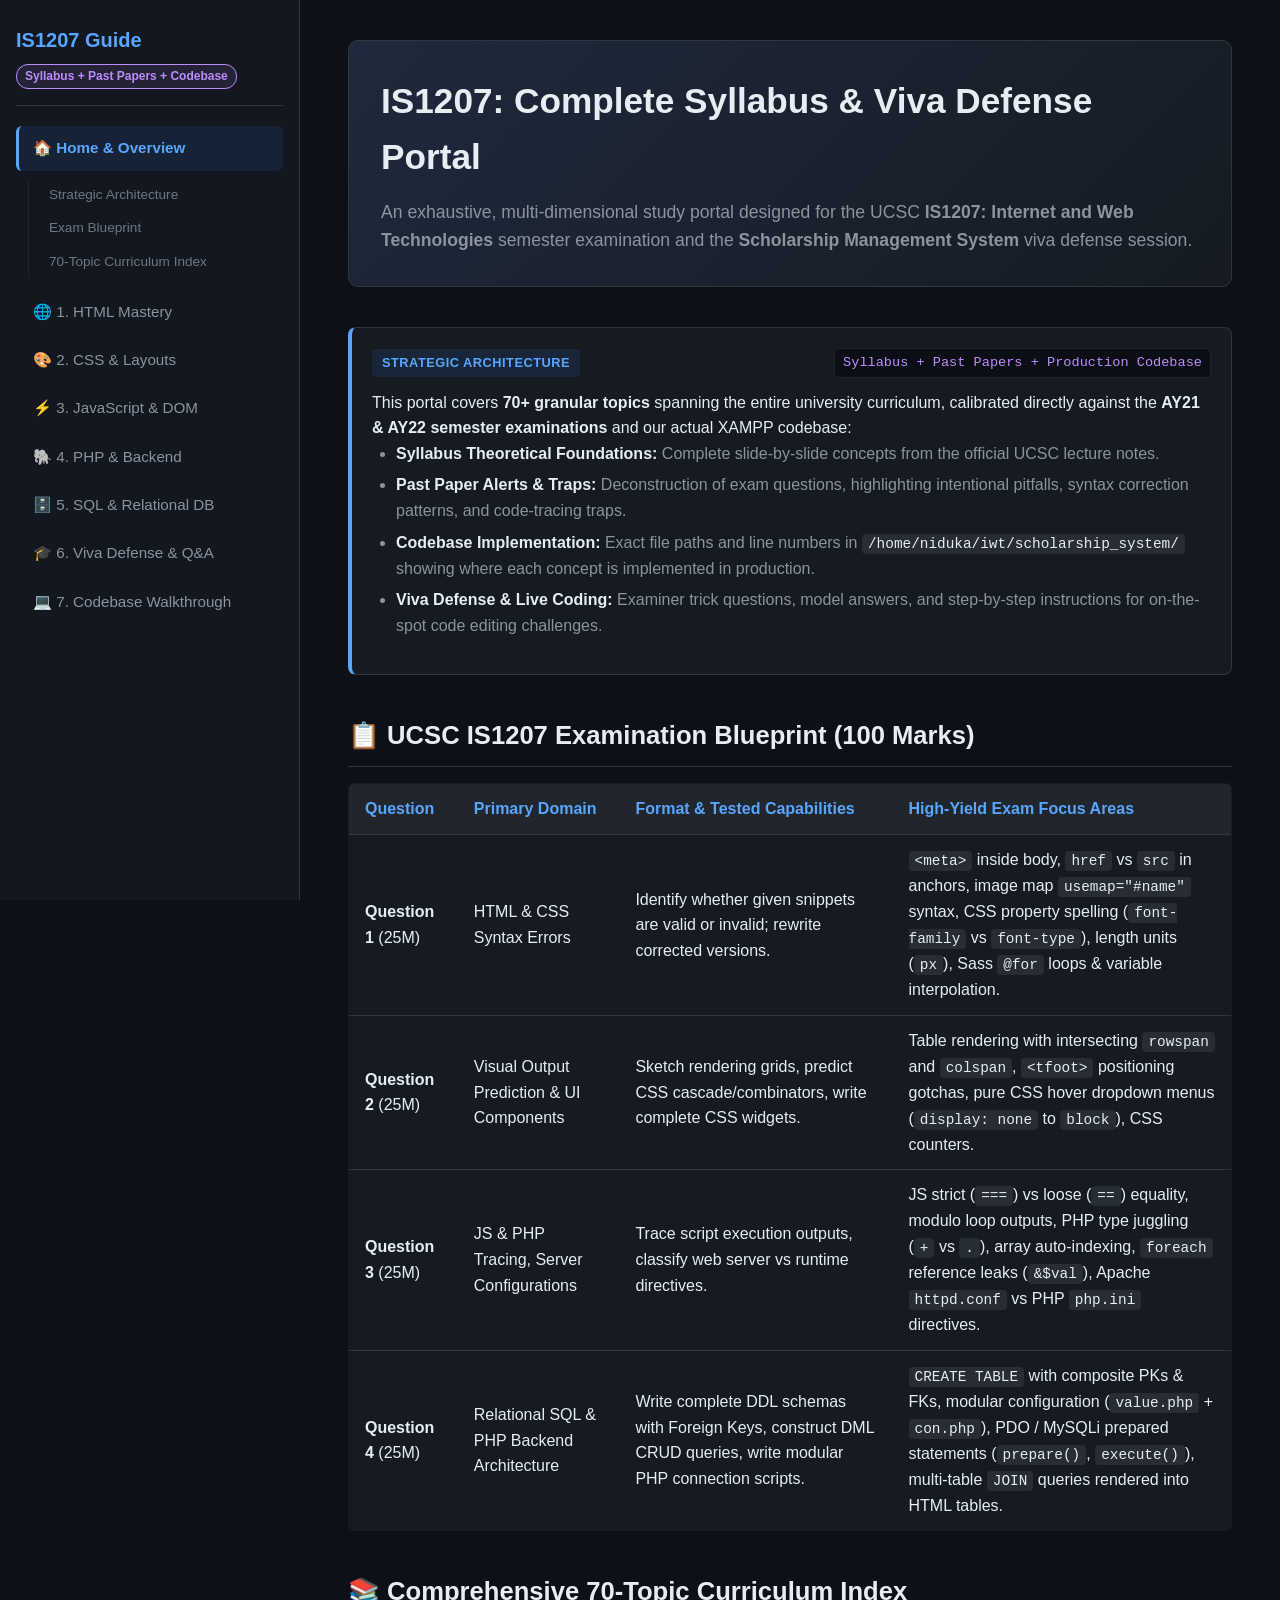
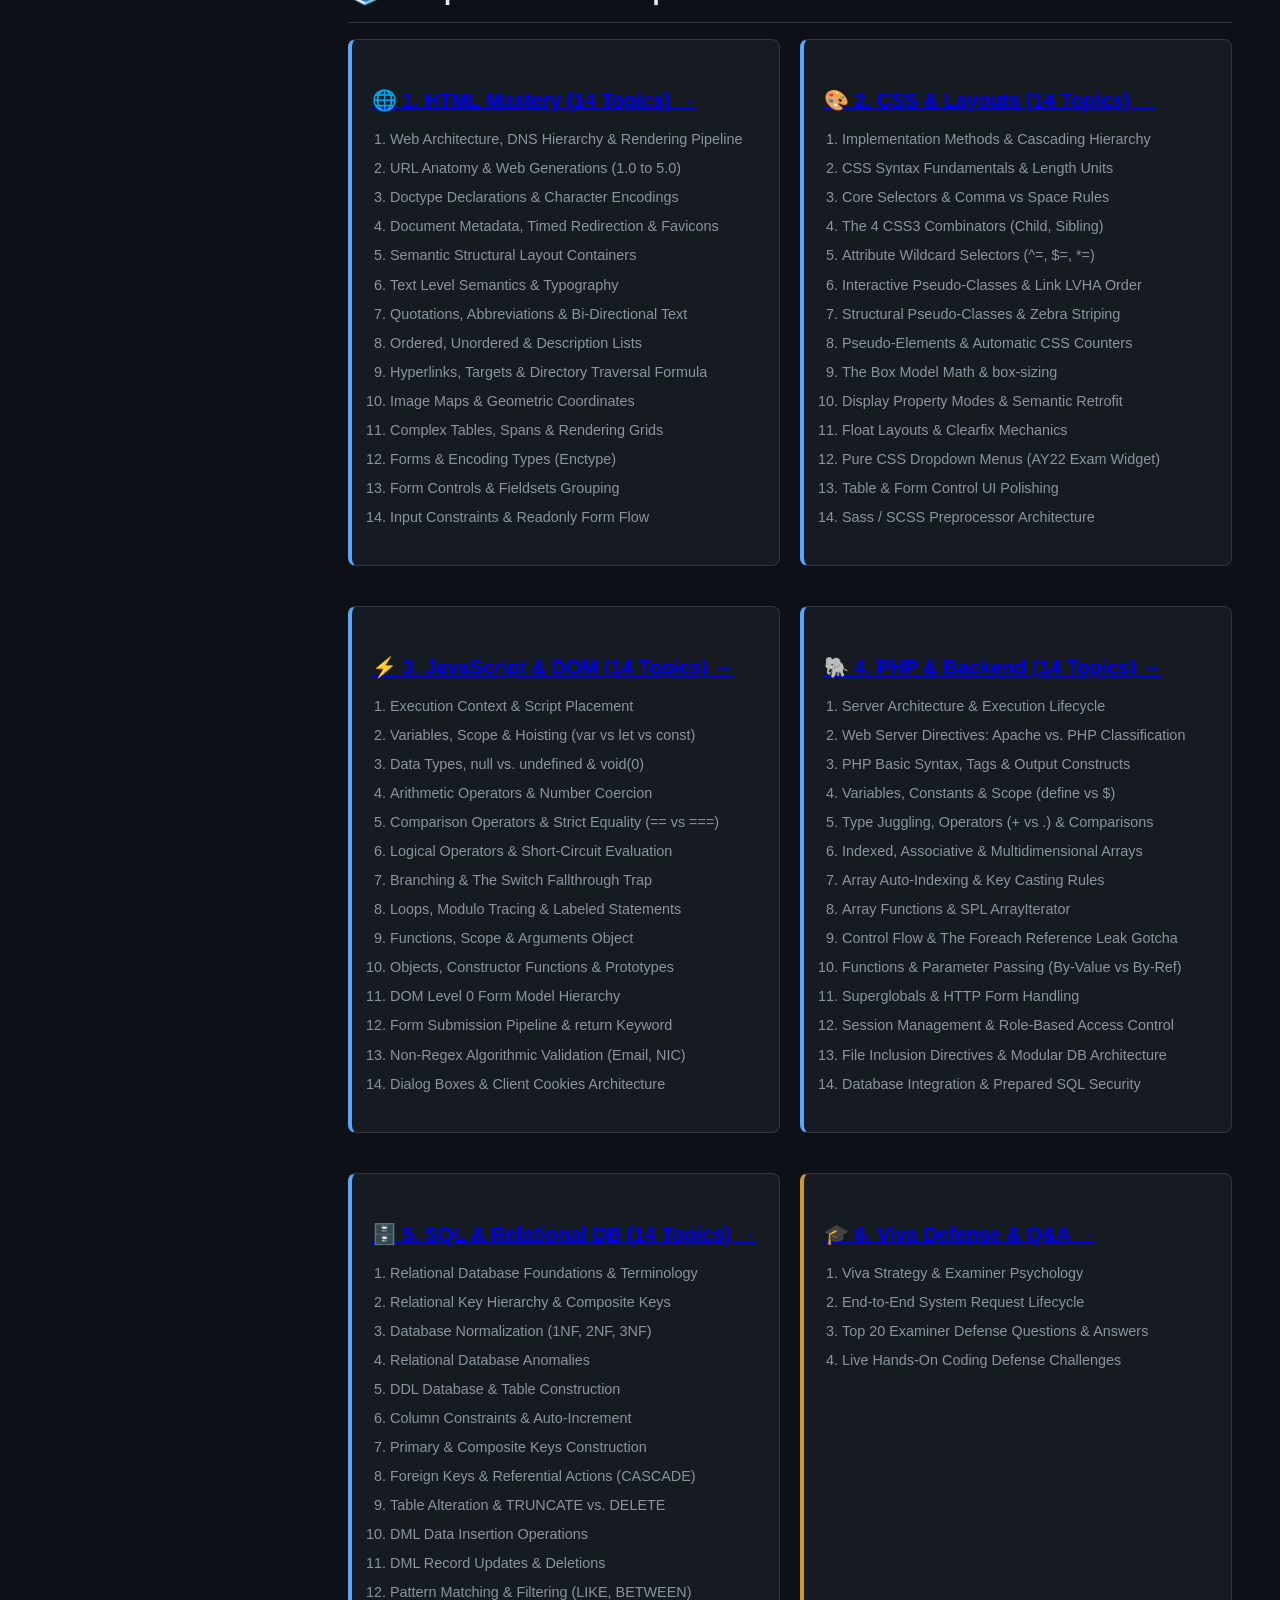
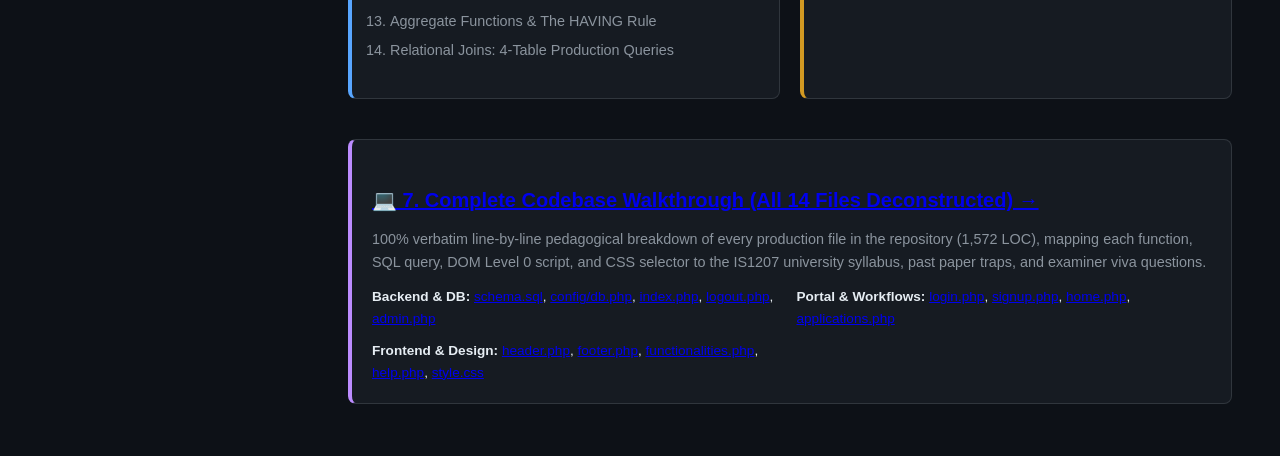
<file: GUIDE/index.html>
<!DOCTYPE html>
<html lang="en">
<head>
    <meta charset="UTF-8">
    <meta name="viewport" content="width=device-width, initial-scale=1.0">
    <title>IS1207 Study Portal & Project Defense Guide | IS1207 Complete Study Guide</title>
    <link rel="stylesheet" href="assets/style.css">
</head>
<body>
    <aside class="sidebar">
        <div class="sidebar-header">
            <h2>IS1207 Guide</h2>
            <span class="badge">Syllabus + Past Papers + Codebase</span>
        </div>
        <nav class="sidebar-nav">
            <a href="index.html" class="nav-item active">🏠 Home & Overview</a>
<div class="sub-nav">
  <a href="#strategic-architecture">Strategic Architecture</a>
  <a href="#exam-blueprint">Exam Blueprint</a>
  <a href="#curriculum-index">70-Topic Curriculum Index</a>
</div>
<a href="html.html" class="nav-item ">🌐 1. HTML Mastery</a>
<a href="css.html" class="nav-item ">🎨 2. CSS & Layouts</a>
<a href="js.html" class="nav-item ">⚡ 3. JavaScript & DOM</a>
<a href="php.html" class="nav-item ">🐘 4. PHP & Backend</a>
<a href="sql.html" class="nav-item ">🗄️ 5. SQL & Relational DB</a>
<a href="viva.html" class="nav-item ">🎓 6. Viva Defense & Q&A</a>
<a href="codebase.html" class="nav-item ">💻 7. Codebase Walkthrough</a>

        </nav>
    </aside>
    <main class="main-wrapper">
        
<div class="hero-banner">
    <h1>IS1207: Complete Syllabus &amp; Viva Defense Portal</h1>
    <p>An exhaustive, multi-dimensional study portal designed for the UCSC <strong>IS1207: Internet and Web Technologies</strong> semester examination and the <strong>Scholarship Management System</strong> viva defense session.</p>
</div>

<div class="box box-concept">
    <div class="box-header">
        <span class="box-tag">Strategic Architecture</span>
        <span class="file-badge">Syllabus + Past Papers + Production Codebase</span>
    </div>
    <p>This portal covers <strong>70+ granular topics</strong> spanning the entire university curriculum, calibrated directly against the <strong>AY21 &amp; AY22 semester examinations</strong> and our actual XAMPP codebase:</p>
    <ul>
        <li><strong>Syllabus Theoretical Foundations:</strong> Complete slide-by-slide concepts from the official UCSC lecture notes.</li>
        <li><strong>Past Paper Alerts &amp; Traps:</strong> Deconstruction of exam questions, highlighting intentional pitfalls, syntax correction patterns, and code-tracing traps.</li>
        <li><strong>Codebase Implementation:</strong> Exact file paths and line numbers in <code>/home/niduka/iwt/scholarship_system/</code> showing where each concept is implemented in production.</li>
        <li><strong>Viva Defense &amp; Live Coding:</strong> Examiner trick questions, model answers, and step-by-step instructions for on-the-spot code editing challenges.</li>
    </ul>
</div>

<h2 class="topic-title">📋 UCSC IS1207 Examination Blueprint (100 Marks)</h2>
<table class="study-table">
    <thead>
        <tr>
            <th>Question</th>
            <th>Primary Domain</th>
            <th>Format &amp; Tested Capabilities</th>
            <th>High-Yield Exam Focus Areas</th>
        </tr>
    </thead>
    <tbody>
        <tr>
            <td><strong>Question 1</strong> (25M)</td>
            <td>HTML &amp; CSS Syntax Errors</td>
            <td>Identify whether given snippets are valid or invalid; rewrite corrected versions.</td>
            <td><code>&lt;meta&gt;</code> inside body, <code>href</code> vs <code>src</code> in anchors, image map <code>usemap="#name"</code> syntax, CSS property spelling (<code>font-family</code> vs <code>font-type</code>), length units (<code>px</code>), Sass <code>@for</code> loops &amp; variable interpolation.</td>
        </tr>
        <tr>
            <td><strong>Question 2</strong> (25M)</td>
            <td>Visual Output Prediction &amp; UI Components</td>
            <td>Sketch rendering grids, predict CSS cascade/combinators, write complete CSS widgets.</td>
            <td>Table rendering with intersecting <code>rowspan</code> and <code>colspan</code>, <code>&lt;tfoot&gt;</code> positioning gotchas, pure CSS hover dropdown menus (<code>display: none</code> to <code>block</code>), CSS counters.</td>
        </tr>
        <tr>
            <td><strong>Question 3</strong> (25M)</td>
            <td>JS &amp; PHP Tracing, Server Configurations</td>
            <td>Trace script execution outputs, classify web server vs runtime directives.</td>
            <td>JS strict (<code>===</code>) vs loose (<code>==</code>) equality, modulo loop outputs, PHP type juggling (<code>+</code> vs <code>.</code>), array auto-indexing, <code>foreach</code> reference leaks (<code>&amp;$val</code>), Apache <code>httpd.conf</code> vs PHP <code>php.ini</code> directives.</td>
        </tr>
        <tr>
            <td><strong>Question 4</strong> (25M)</td>
            <td>Relational SQL &amp; PHP Backend Architecture</td>
            <td>Write complete DDL schemas with Foreign Keys, construct DML CRUD queries, write modular PHP connection scripts.</td>
            <td><code>CREATE TABLE</code> with composite PKs &amp; FKs, modular configuration (<code>value.php</code> + <code>con.php</code>), PDO / MySQLi prepared statements (<code>prepare()</code>, <code>execute()</code>), multi-table <code>JOIN</code> queries rendered into HTML tables.</td>
        </tr>
    </tbody>
</table>

<h2 class="topic-title">📚 Comprehensive 70-Topic Curriculum Index</h2>
<div style="display: grid; grid-template-columns: repeat(auto-fit, minmax(320px, 1fr)); gap: 20px; margin-top: 16px;">
    
    <div class="box box-concept">
        <h3 class="sub-title"><a href="html.html">🌐 1. HTML Mastery (14 Topics) &rarr;</a></h3>
        <ol style="margin-left: 18px; font-size: 0.9rem;">
            <li>Web Architecture, DNS Hierarchy &amp; Rendering Pipeline</li>
            <li>URL Anatomy &amp; Web Generations (1.0 to 5.0)</li>
            <li>Doctype Declarations &amp; Character Encodings</li>
            <li>Document Metadata, Timed Redirection &amp; Favicons</li>
            <li>Semantic Structural Layout Containers</li>
            <li>Text Level Semantics &amp; Typography</li>
            <li>Quotations, Abbreviations &amp; Bi-Directional Text</li>
            <li>Ordered, Unordered &amp; Description Lists</li>
            <li>Hyperlinks, Targets &amp; Directory Traversal Formula</li>
            <li>Image Maps &amp; Geometric Coordinates</li>
            <li>Complex Tables, Spans &amp; Rendering Grids</li>
            <li>Forms &amp; Encoding Types (Enctype)</li>
            <li>Form Controls &amp; Fieldsets Grouping</li>
            <li>Input Constraints &amp; Readonly Form Flow</li>
        </ol>
    </div>

    <div class="box box-concept">
        <h3 class="sub-title"><a href="css.html">🎨 2. CSS &amp; Layouts (14 Topics) &rarr;</a></h3>
        <ol style="margin-left: 18px; font-size: 0.9rem;">
            <li>Implementation Methods &amp; Cascading Hierarchy</li>
            <li>CSS Syntax Fundamentals &amp; Length Units</li>
            <li>Core Selectors &amp; Comma vs Space Rules</li>
            <li>The 4 CSS3 Combinators (Child, Sibling)</li>
            <li>Attribute Wildcard Selectors (^=, $=, *=)</li>
            <li>Interactive Pseudo-Classes &amp; Link LVHA Order</li>
            <li>Structural Pseudo-Classes &amp; Zebra Striping</li>
            <li>Pseudo-Elements &amp; Automatic CSS Counters</li>
            <li>The Box Model Math &amp; box-sizing</li>
            <li>Display Property Modes &amp; Semantic Retrofit</li>
            <li>Float Layouts &amp; Clearfix Mechanics</li>
            <li>Pure CSS Dropdown Menus (AY22 Exam Widget)</li>
            <li>Table &amp; Form Control UI Polishing</li>
            <li>Sass / SCSS Preprocessor Architecture</li>
        </ol>
    </div>

    <div class="box box-concept">
        <h3 class="sub-title"><a href="js.html">⚡ 3. JavaScript &amp; DOM (14 Topics) &rarr;</a></h3>
        <ol style="margin-left: 18px; font-size: 0.9rem;">
            <li>Execution Context &amp; Script Placement</li>
            <li>Variables, Scope &amp; Hoisting (var vs let vs const)</li>
            <li>Data Types, null vs. undefined &amp; void(0)</li>
            <li>Arithmetic Operators &amp; Number Coercion</li>
            <li>Comparison Operators &amp; Strict Equality (== vs ===)</li>
            <li>Logical Operators &amp; Short-Circuit Evaluation</li>
            <li>Branching &amp; The Switch Fallthrough Trap</li>
            <li>Loops, Modulo Tracing &amp; Labeled Statements</li>
            <li>Functions, Scope &amp; Arguments Object</li>
            <li>Objects, Constructor Functions &amp; Prototypes</li>
            <li>DOM Level 0 Form Model Hierarchy</li>
            <li>Form Submission Pipeline &amp; return Keyword</li>
            <li>Non-Regex Algorithmic Validation (Email, NIC)</li>
            <li>Dialog Boxes &amp; Client Cookies Architecture</li>
        </ol>
    </div>

    <div class="box box-concept">
        <h3 class="sub-title"><a href="php.html">🐘 4. PHP &amp; Backend (14 Topics) &rarr;</a></h3>
        <ol style="margin-left: 18px; font-size: 0.9rem;">
            <li>Server Architecture &amp; Execution Lifecycle</li>
            <li>Web Server Directives: Apache vs. PHP Classification</li>
            <li>PHP Basic Syntax, Tags &amp; Output Constructs</li>
            <li>Variables, Constants &amp; Scope (define vs $)</li>
            <li>Type Juggling, Operators (+ vs .) &amp; Comparisons</li>
            <li>Indexed, Associative &amp; Multidimensional Arrays</li>
            <li>Array Auto-Indexing &amp; Key Casting Rules</li>
            <li>Array Functions &amp; SPL ArrayIterator</li>
            <li>Control Flow &amp; The Foreach Reference Leak Gotcha</li>
            <li>Functions &amp; Parameter Passing (By-Value vs By-Ref)</li>
            <li>Superglobals &amp; HTTP Form Handling</li>
            <li>Session Management &amp; Role-Based Access Control</li>
            <li>File Inclusion Directives &amp; Modular DB Architecture</li>
            <li>Database Integration &amp; Prepared SQL Security</li>
        </ol>
    </div>

    <div class="box box-concept">
        <h3 class="sub-title"><a href="sql.html">🗄️ 5. SQL &amp; Relational DB (14 Topics) &rarr;</a></h3>
        <ol style="margin-left: 18px; font-size: 0.9rem;">
            <li>Relational Database Foundations &amp; Terminology</li>
            <li>Relational Key Hierarchy &amp; Composite Keys</li>
            <li>Database Normalization (1NF, 2NF, 3NF)</li>
            <li>Relational Database Anomalies</li>
            <li>DDL Database &amp; Table Construction</li>
            <li>Column Constraints &amp; Auto-Increment</li>
            <li>Primary &amp; Composite Keys Construction</li>
            <li>Foreign Keys &amp; Referential Actions (CASCADE)</li>
            <li>Table Alteration &amp; TRUNCATE vs. DELETE</li>
            <li>DML Data Insertion Operations</li>
            <li>DML Record Updates &amp; Deletions</li>
            <li>Pattern Matching &amp; Filtering (LIKE, BETWEEN)</li>
            <li>Aggregate Functions &amp; The HAVING Rule</li>
            <li>Relational Joins: 4-Table Production Queries</li>
        </ol>
    </div>

    <div class="box box-viva">
        <h3 class="sub-title"><a href="viva.html">🎓 6. Viva Defense &amp; Q&amp;A &rarr;</a></h3>
        <ol style="margin-left: 18px; font-size: 0.9rem;">
            <li>Viva Strategy &amp; Examiner Psychology</li>
            <li>End-to-End System Request Lifecycle</li>
            <li>Top 20 Examiner Defense Questions &amp; Answers</li>
            <li>Live Hands-On Coding Defense Challenges</li>
        </ol>
    </div>

    <div class="box box-codebase" style="grid-column: 1 / -1;">
        <h3 class="sub-title"><a href="codebase.html">💻 7. Complete Codebase Walkthrough (All 14 Files Deconstructed) &rarr;</a></h3>
        <p style="font-size: 0.9rem; color: var(--text-secondary); margin-bottom: 12px;">
            100% verbatim line-by-line pedagogical breakdown of every production file in the repository (1,572 LOC), mapping each function, SQL query, DOM Level 0 script, and CSS selector to the IS1207 university syllabus, past paper traps, and examiner viva questions.
        </p>
        <div style="display: grid; grid-template-columns: repeat(auto-fit, minmax(280px, 1fr)); gap: 10px; font-size: 0.85rem;">
            <div><strong>Backend &amp; DB:</strong> <a href="codebase.html#file-schema-sql">schema.sql</a>, <a href="codebase.html#file-config-db">config/db.php</a>, <a href="codebase.html#file-index-php">index.php</a>, <a href="codebase.html#file-public-logout">logout.php</a>, <a href="codebase.html#file-public-admin">admin.php</a></div>
            <div><strong>Portal &amp; Workflows:</strong> <a href="codebase.html#file-public-login">login.php</a>, <a href="codebase.html#file-public-signup">signup.php</a>, <a href="codebase.html#file-public-home">home.php</a>, <a href="codebase.html#file-public-applications">applications.php</a></div>
            <div><strong>Frontend &amp; Design:</strong> <a href="codebase.html#file-includes-header">header.php</a>, <a href="codebase.html#file-includes-footer">footer.php</a>, <a href="codebase.html#file-public-functionalities">functionalities.php</a>, <a href="codebase.html#file-public-help">help.php</a>, <a href="codebase.html#file-public-css-style">style.css</a></div>
        </div>
    </div>
</div>

    </main>
</body>
</html>
</file>
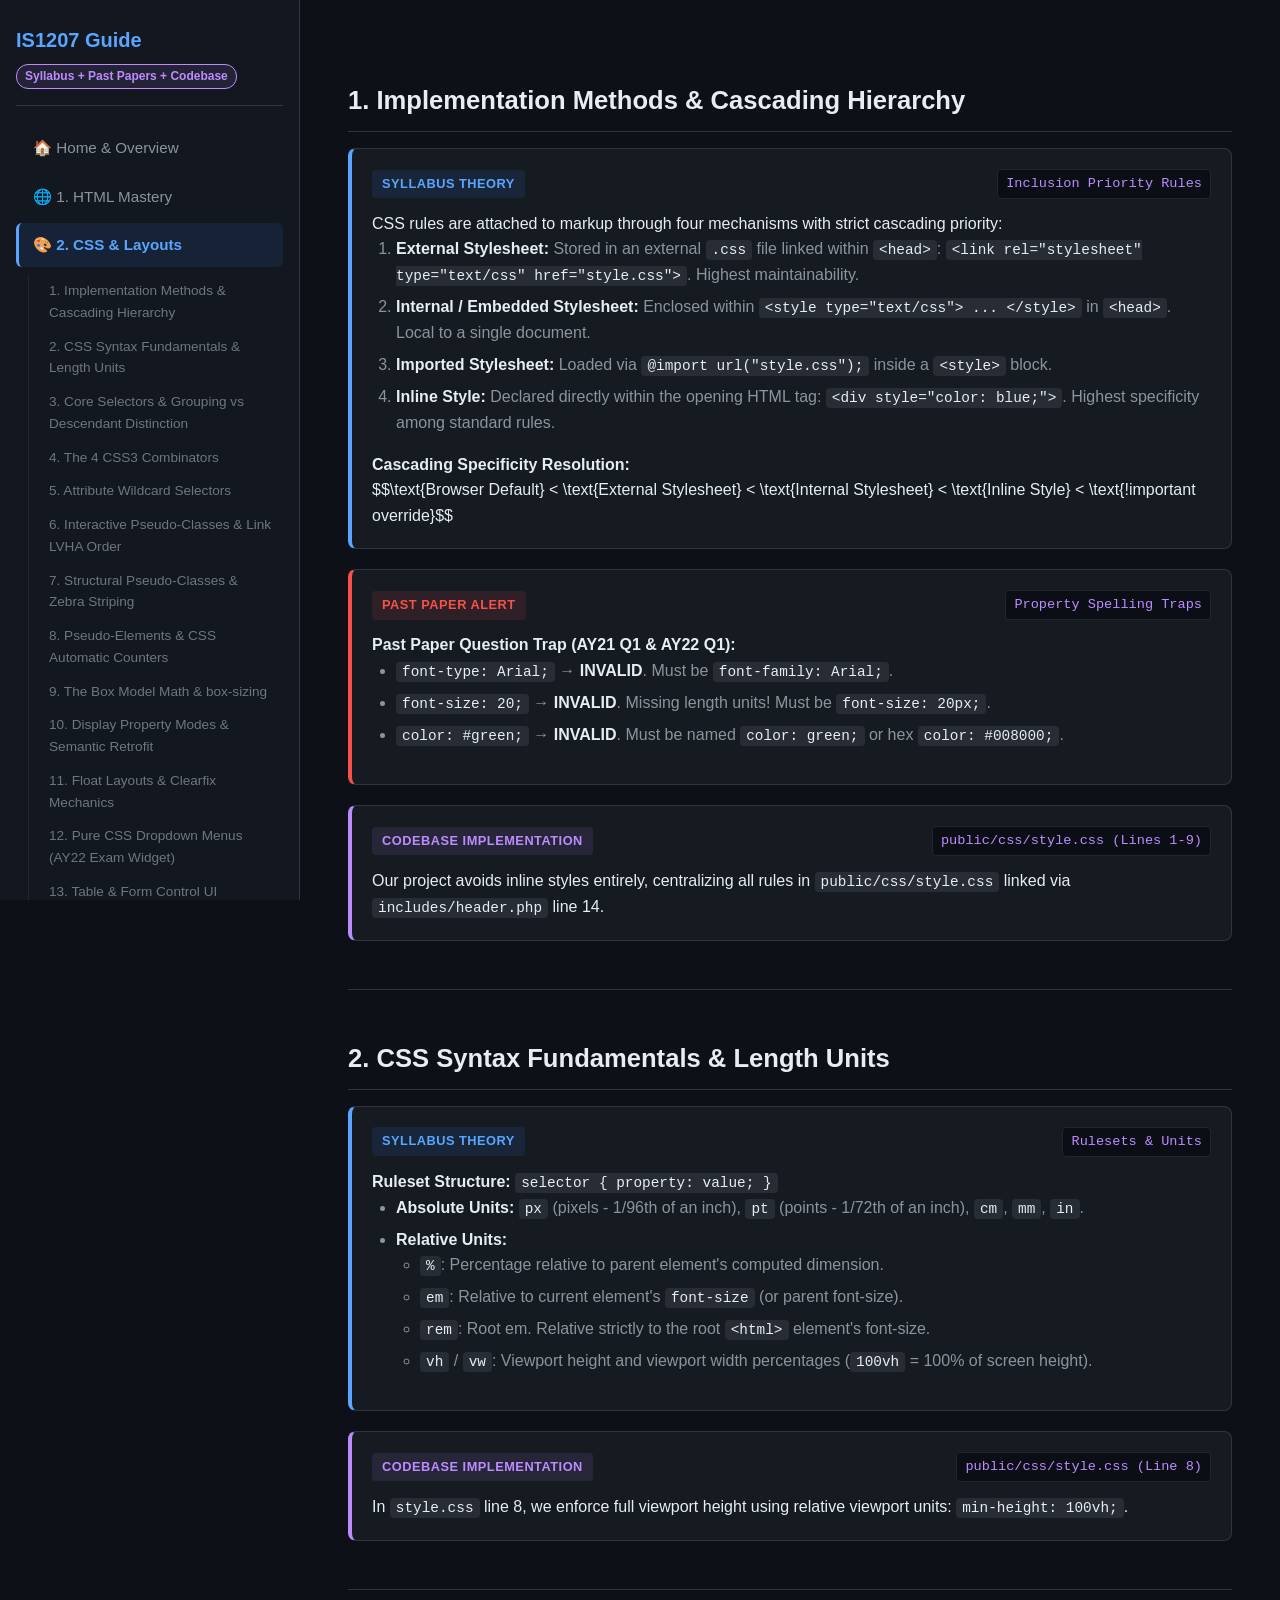
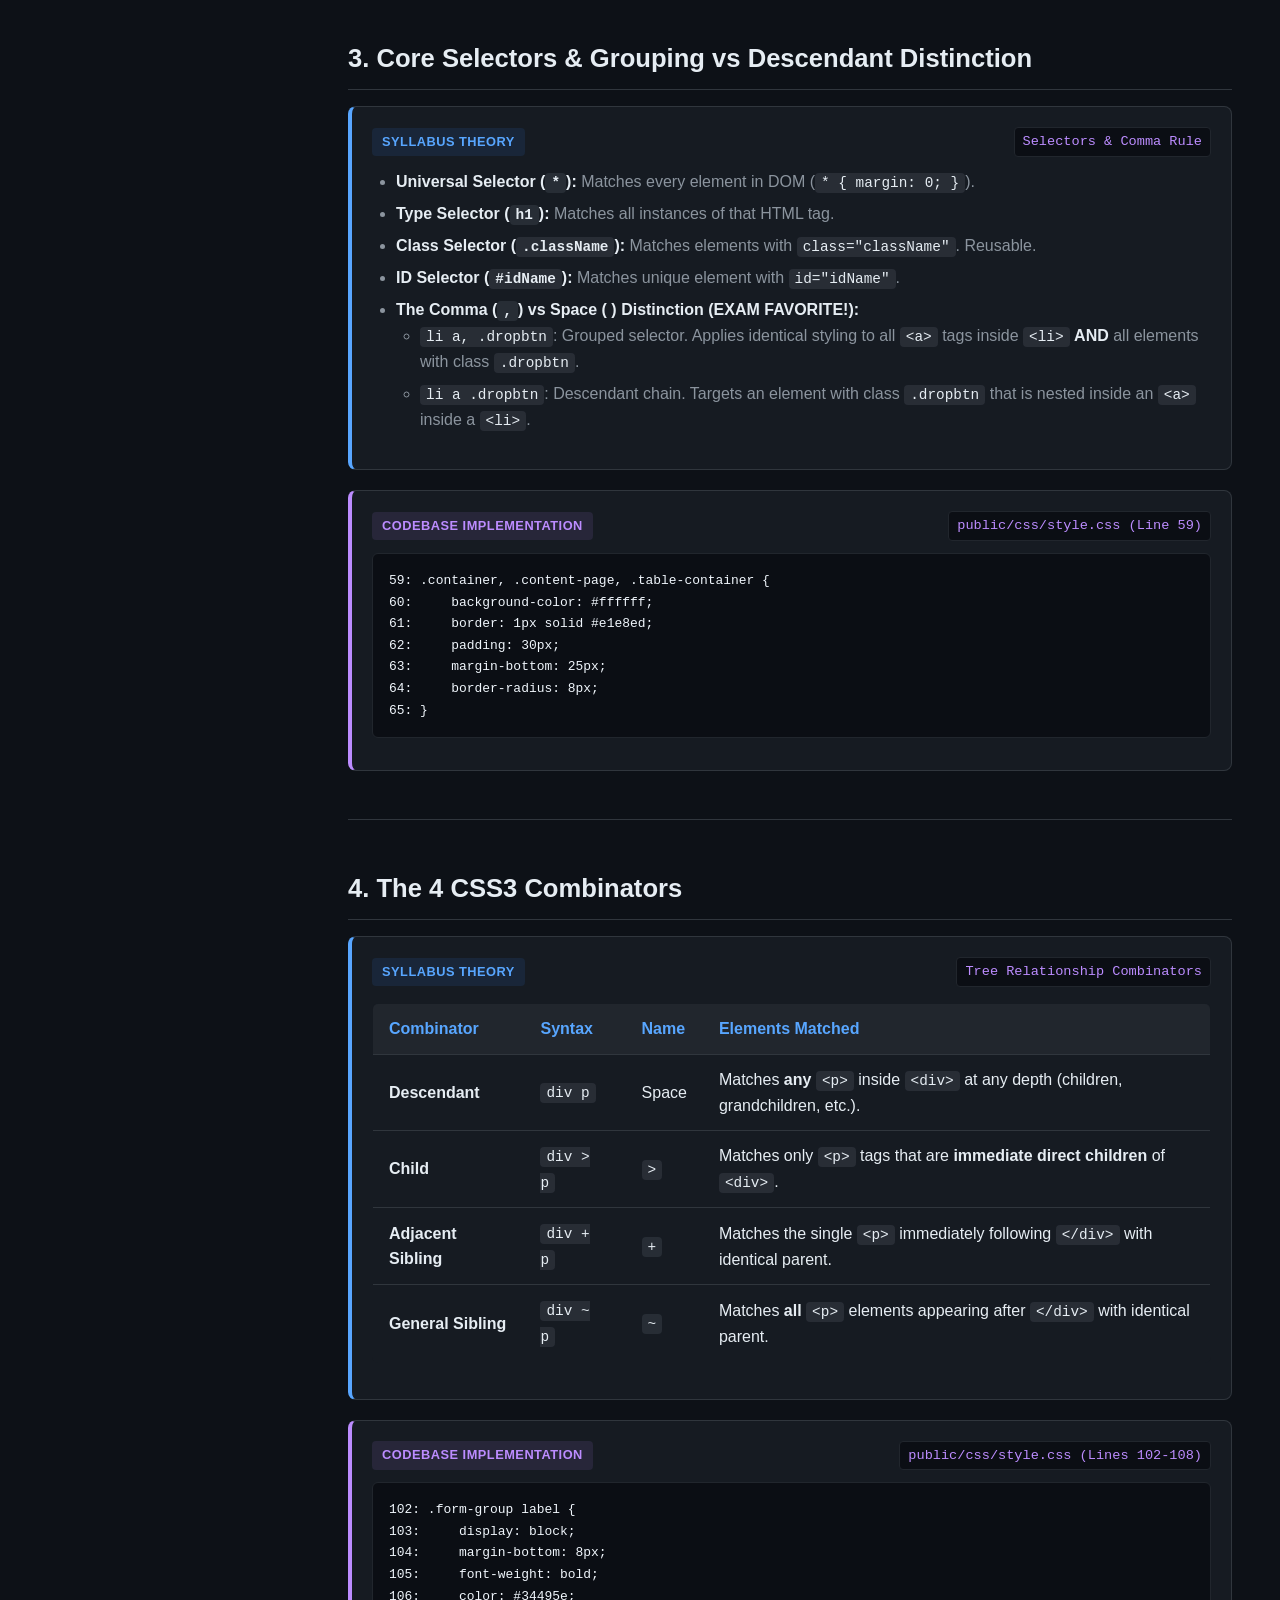
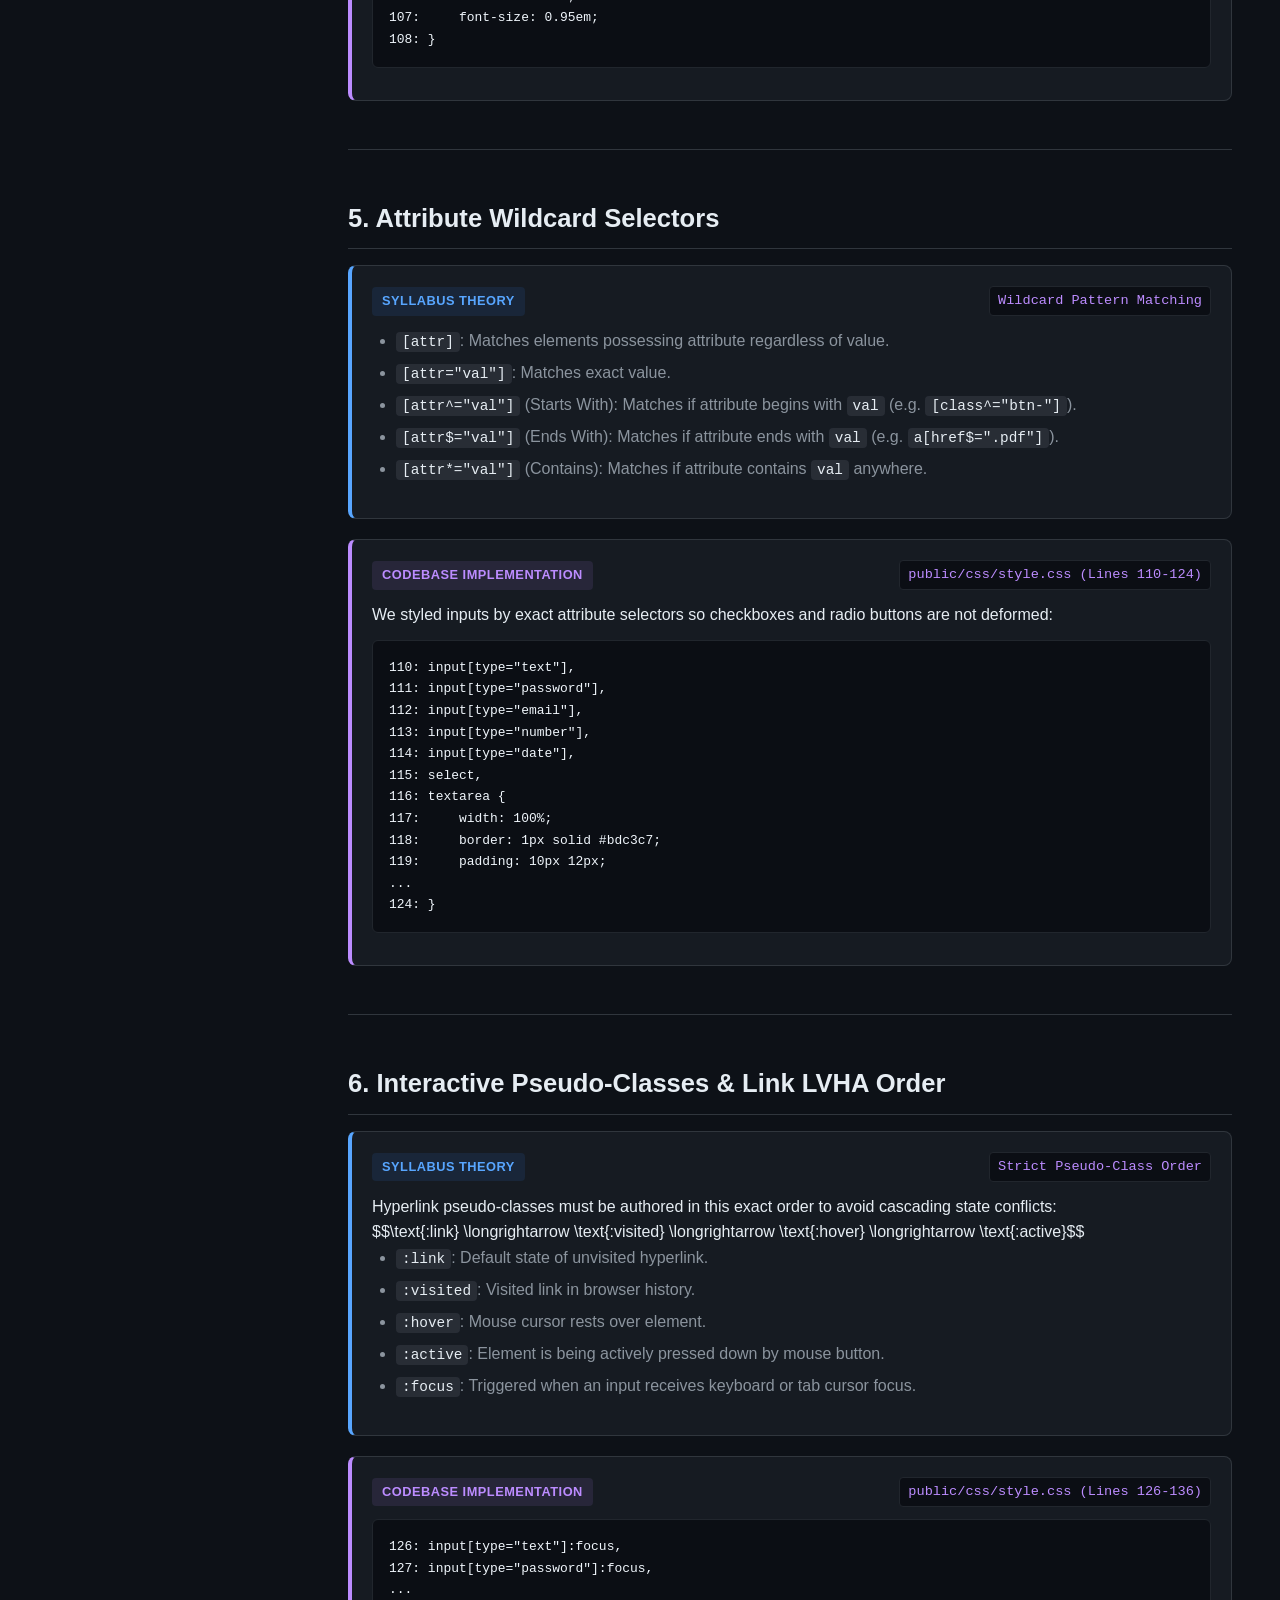
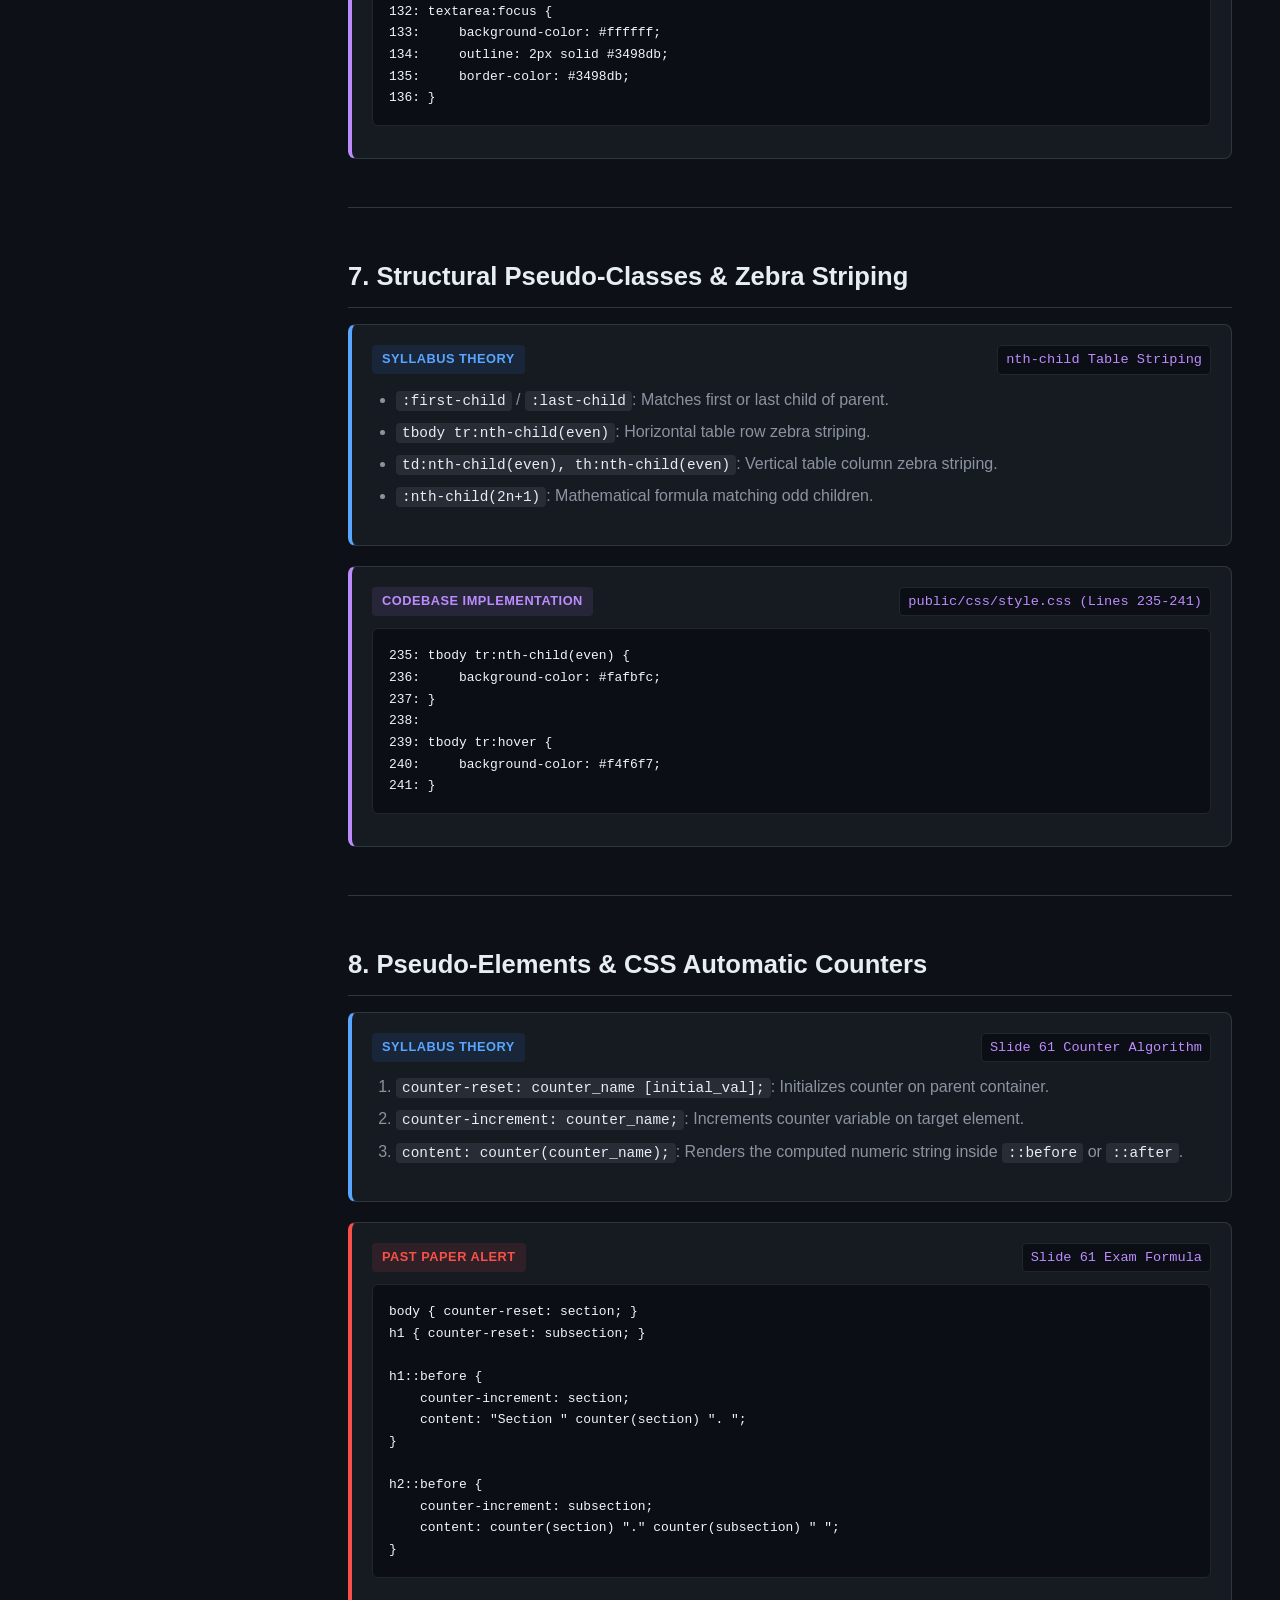
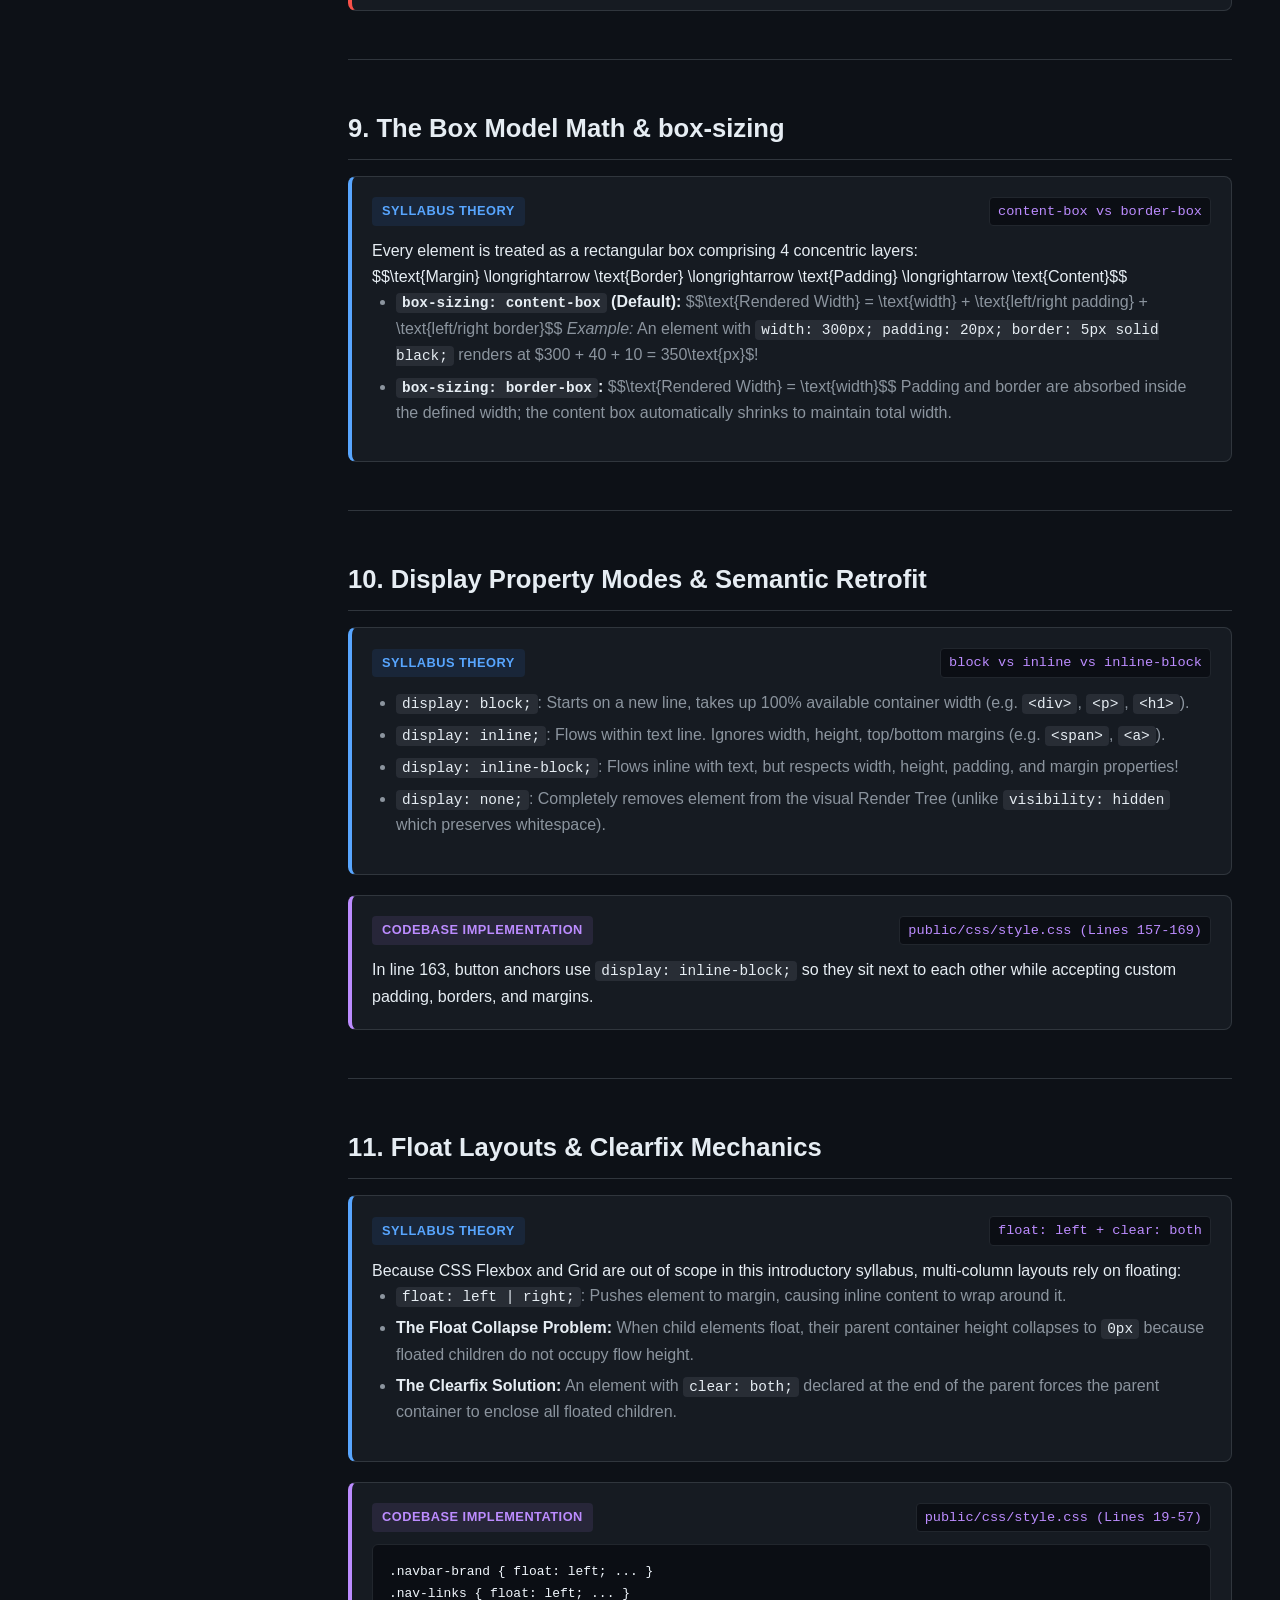
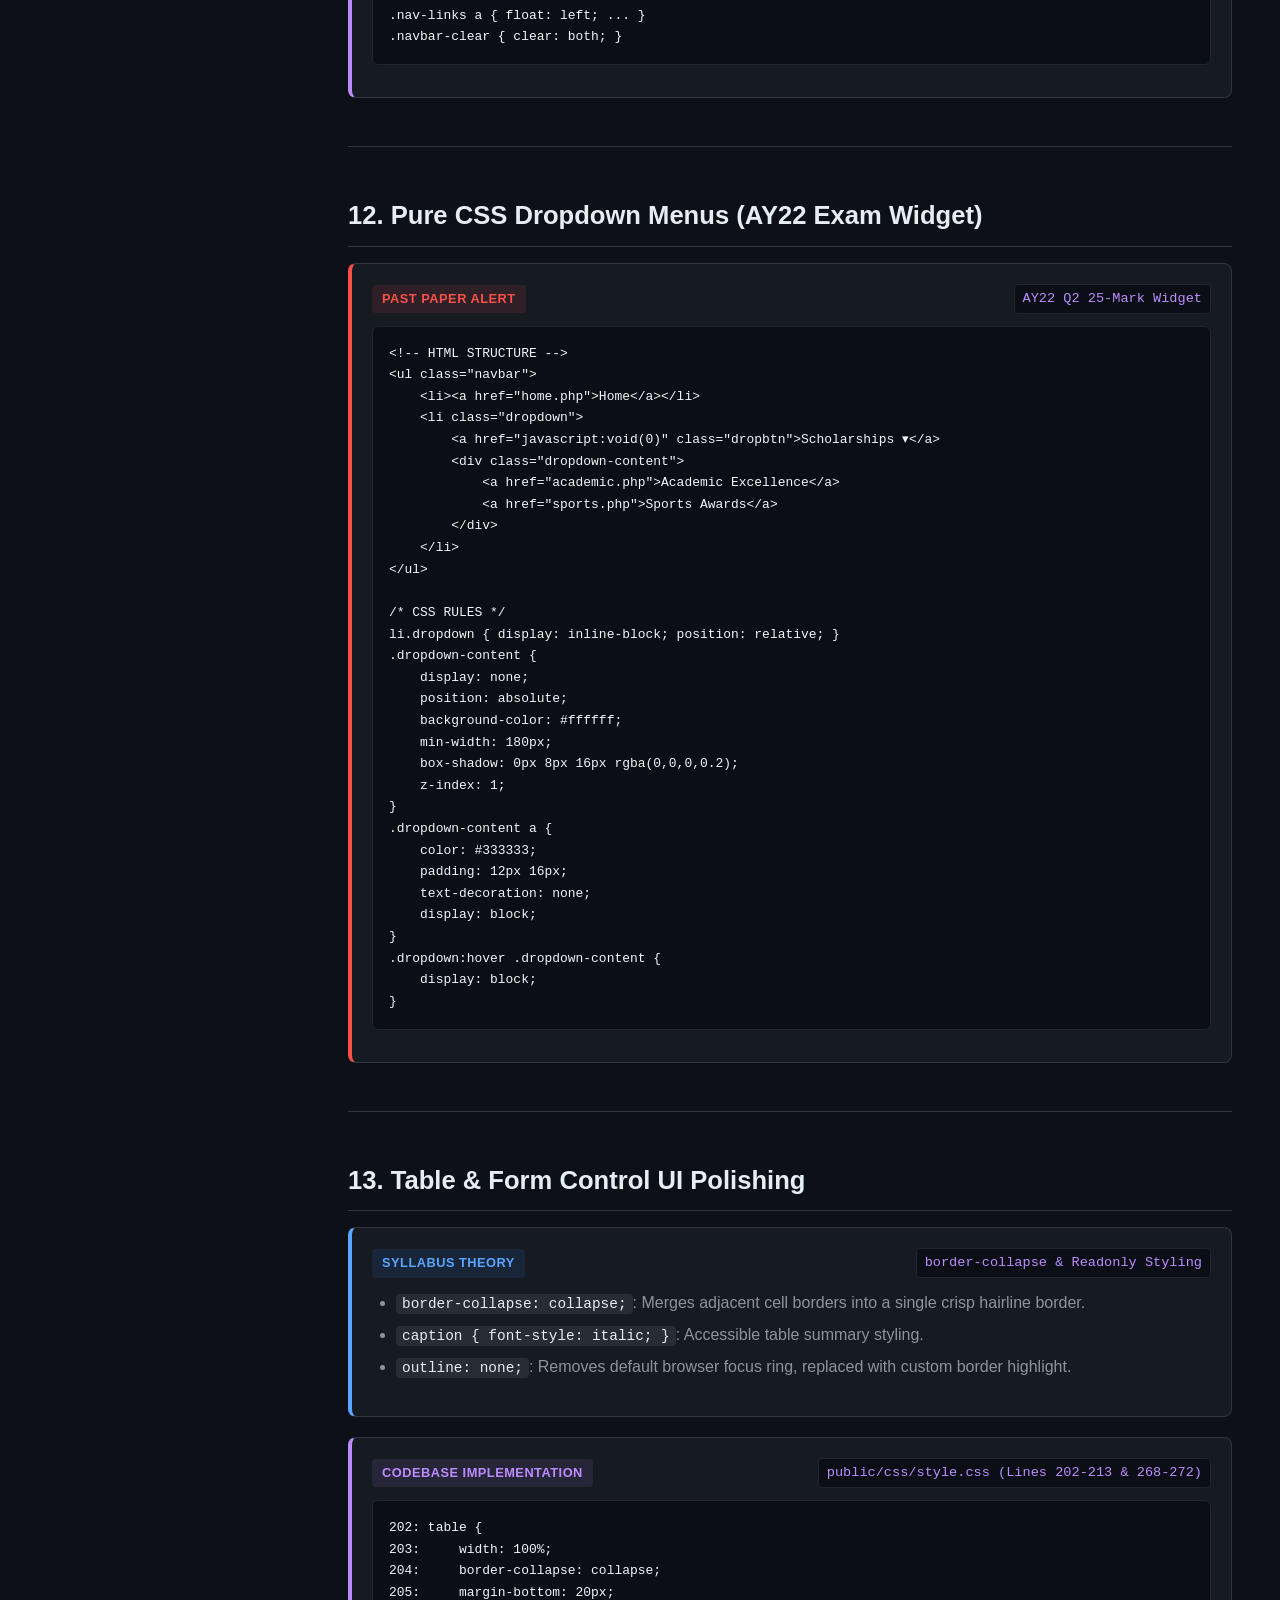
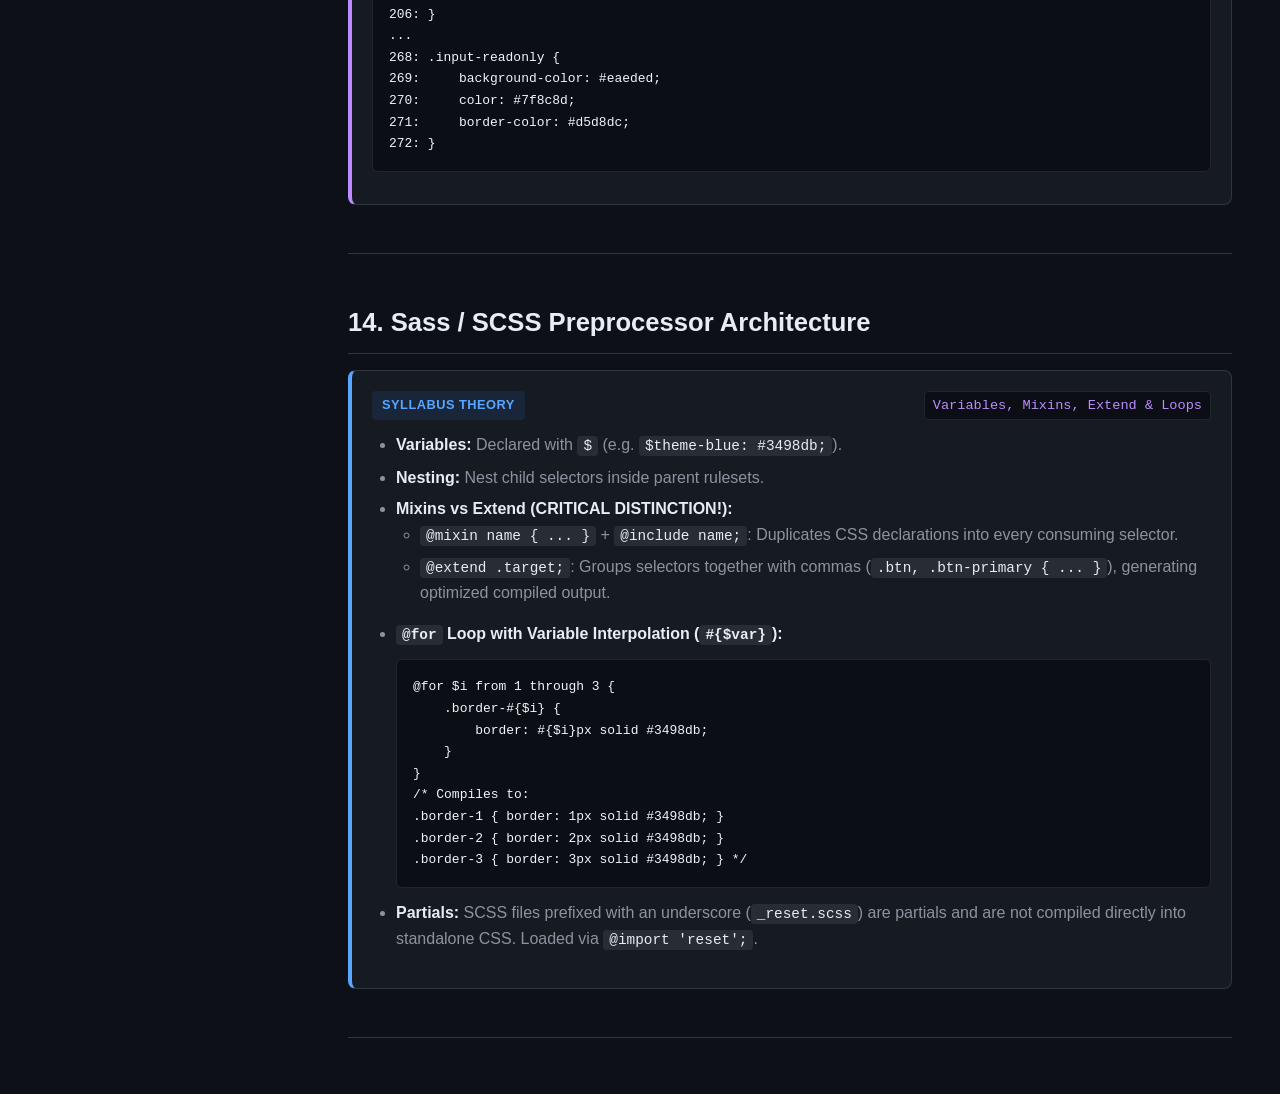
<file: GUIDE/css.html>
<!DOCTYPE html>
<html lang="en">
<head>
    <meta charset="UTF-8">
    <meta name="viewport" content="width=device-width, initial-scale=1.0">
    <title>CSS Styling, Layouts & Preprocessors | IS1207 Complete Study Guide</title>
    <link rel="stylesheet" href="assets/style.css">
</head>
<body>
    <aside class="sidebar">
        <div class="sidebar-header">
            <h2>IS1207 Guide</h2>
            <span class="badge">Syllabus + Past Papers + Codebase</span>
        </div>
        <nav class="sidebar-nav">
            <a href="index.html" class="nav-item ">🏠 Home & Overview</a>
<a href="html.html" class="nav-item ">🌐 1. HTML Mastery</a>
<a href="css.html" class="nav-item active">🎨 2. CSS & Layouts</a>
<div class="sub-nav">
  <a href="#sec1">1. Implementation Methods & Cascading Hierarchy</a>
  <a href="#sec2">2. CSS Syntax Fundamentals & Length Units</a>
  <a href="#sec3">3. Core Selectors & Grouping vs Descendant Distinction</a>
  <a href="#sec4">4. The 4 CSS3 Combinators</a>
  <a href="#sec5">5. Attribute Wildcard Selectors</a>
  <a href="#sec6">6. Interactive Pseudo-Classes & Link LVHA Order</a>
  <a href="#sec7">7. Structural Pseudo-Classes & Zebra Striping</a>
  <a href="#sec8">8. Pseudo-Elements & CSS Automatic Counters</a>
  <a href="#sec9">9. The Box Model Math & box-sizing</a>
  <a href="#sec10">10. Display Property Modes & Semantic Retrofit</a>
  <a href="#sec11">11. Float Layouts & Clearfix Mechanics</a>
  <a href="#sec12">12. Pure CSS Dropdown Menus (AY22 Exam Widget)</a>
  <a href="#sec13">13. Table & Form Control UI Polishing</a>
  <a href="#sec14">14. Sass / SCSS Preprocessor Architecture</a>
</div>
<a href="js.html" class="nav-item ">⚡ 3. JavaScript & DOM</a>
<a href="php.html" class="nav-item ">🐘 4. PHP & Backend</a>
<a href="sql.html" class="nav-item ">🗄️ 5. SQL & Relational DB</a>
<a href="viva.html" class="nav-item ">🎓 6. Viva Defense & Q&A</a>
<a href="codebase.html" class="nav-item ">💻 7. Codebase Walkthrough</a>

        </nav>
    </aside>
    <main class="main-wrapper">
        <div id="sec1" class="section-anchor"></div>
<h2 class="topic-title">1. Implementation Methods & Cascading Hierarchy</h2>

<div class="box box-concept">
    <div class="box-header"><span class="box-tag">Syllabus Theory</span><span class="file-badge">Inclusion Priority Rules</span></div>
    <p>CSS rules are attached to markup through four mechanisms with strict cascading priority:</p>
    <ol>
        <li><strong>External Stylesheet:</strong> Stored in an external <code>.css</code> file linked within <code>&lt;head&gt;</code>: <code>&lt;link rel="stylesheet" type="text/css" href="style.css"&gt;</code>. Highest maintainability.</li>
        <li><strong>Internal / Embedded Stylesheet:</strong> Enclosed within <code>&lt;style type="text/css"&gt; ... &lt;/style&gt;</code> in <code>&lt;head&gt;</code>. Local to a single document.</li>
        <li><strong>Imported Stylesheet:</strong> Loaded via <code>@import url("style.css");</code> inside a <code>&lt;style&gt;</code> block.</li>
        <li><strong>Inline Style:</strong> Declared directly within the opening HTML tag: <code>&lt;div style="color: blue;"&gt;</code>. Highest specificity among standard rules.</li>
    </ol>
    <p><strong>Cascading Specificity Resolution:</strong></p>
    $$\text{Browser Default} &lt; \text{External Stylesheet} &lt; \text{Internal Stylesheet} &lt; \text{Inline Style} &lt; \text{!important override}$$
</div>
<div class="box box-exam">
    <div class="box-header"><span class="box-tag">Past Paper Alert</span><span class="file-badge">Property Spelling Traps</span></div>
    <p><strong>Past Paper Question Trap (AY21 Q1 &amp; AY22 Q1):</strong></p>
    <ul>
        <li><code>font-type: Arial;</code> &rarr; <strong>INVALID</strong>. Must be <code>font-family: Arial;</code>.</li>
        <li><code>font-size: 20;</code> &rarr; <strong>INVALID</strong>. Missing length units! Must be <code>font-size: 20px;</code>.</li>
        <li><code>color: #green;</code> &rarr; <strong>INVALID</strong>. Must be named <code>color: green;</code> or hex <code>color: #008000;</code>.</li>
    </ul>
</div>
<div class="box box-codebase">
    <div class="box-header"><span class="box-tag">Codebase Implementation</span><span class="file-badge">public/css/style.css (Lines 1-9)</span></div>
    <p>Our project avoids inline styles entirely, centralizing all rules in <code>public/css/style.css</code> linked via <code>includes/header.php</code> line 14.</p>
</div>

<hr>
<div id="sec2" class="section-anchor"></div>
<h2 class="topic-title">2. CSS Syntax Fundamentals & Length Units</h2>

<div class="box box-concept">
    <div class="box-header"><span class="box-tag">Syllabus Theory</span><span class="file-badge">Rulesets &amp; Units</span></div>
    <p><strong>Ruleset Structure:</strong> <code>selector { property: value; }</code></p>
    <ul>
        <li><strong>Absolute Units:</strong> <code>px</code> (pixels - 1/96th of an inch), <code>pt</code> (points - 1/72th of an inch), <code>cm</code>, <code>mm</code>, <code>in</code>.</li>
        <li><strong>Relative Units:</strong>
            <ul>
                <li><code>%</code>: Percentage relative to parent element's computed dimension.</li>
                <li><code>em</code>: Relative to current element's <code>font-size</code> (or parent font-size).</li>
                <li><code>rem</code>: Root em. Relative strictly to the root <code>&lt;html&gt;</code> element's font-size.</li>
                <li><code>vh</code> / <code>vw</code>: Viewport height and viewport width percentages (<code>100vh</code> = 100% of screen height).</li>
            </ul>
        </li>
    </ul>
</div>
<div class="box box-codebase">
    <div class="box-header"><span class="box-tag">Codebase Implementation</span><span class="file-badge">public/css/style.css (Line 8)</span></div>
    <p>In <code>style.css</code> line 8, we enforce full viewport height using relative viewport units: <code>min-height: 100vh;</code>.</p>
</div>

<hr>
<div id="sec3" class="section-anchor"></div>
<h2 class="topic-title">3. Core Selectors & Grouping vs Descendant Distinction</h2>

<div class="box box-concept">
    <div class="box-header"><span class="box-tag">Syllabus Theory</span><span class="file-badge">Selectors &amp; Comma Rule</span></div>
    <ul>
        <li><strong>Universal Selector (<code>*</code>):</strong> Matches every element in DOM (<code>* { margin: 0; }</code>).</li>
        <li><strong>Type Selector (<code>h1</code>):</strong> Matches all instances of that HTML tag.</li>
        <li><strong>Class Selector (<code>.className</code>):</strong> Matches elements with <code>class="className"</code>. Reusable.</li>
        <li><strong>ID Selector (<code>#idName</code>):</strong> Matches unique element with <code>id="idName"</code>.</li>
        <li><strong>The Comma (<code>,</code>) vs Space ( ) Distinction (EXAM FAVORITE!):</strong>
            <ul>
                <li><code>li a, .dropbtn</code>: Grouped selector. Applies identical styling to all <code>&lt;a&gt;</code> tags inside <code>&lt;li&gt;</code> <strong>AND</strong> all elements with class <code>.dropbtn</code>.</li>
                <li><code>li a .dropbtn</code>: Descendant chain. Targets an element with class <code>.dropbtn</code> that is nested inside an <code>&lt;a&gt;</code> inside a <code>&lt;li&gt;</code>.</li>
            </ul>
        </li>
    </ul>
</div>
<div class="box box-codebase">
    <div class="box-header"><span class="box-tag">Codebase Implementation</span><span class="file-badge">public/css/style.css (Line 59)</span></div>
    <pre><code>59: .container, .content-page, .table-container {
60:     background-color: #ffffff;
61:     border: 1px solid #e1e8ed;
62:     padding: 30px;
63:     margin-bottom: 25px;
64:     border-radius: 8px;
65: }</code></pre>
</div>

<hr>
<div id="sec4" class="section-anchor"></div>
<h2 class="topic-title">4. The 4 CSS3 Combinators</h2>

<div class="box box-concept">
    <div class="box-header"><span class="box-tag">Syllabus Theory</span><span class="file-badge">Tree Relationship Combinators</span></div>
    <table class="study-table">
        <thead>
            <tr><th>Combinator</th><th>Syntax</th><th>Name</th><th>Elements Matched</th></tr>
        </thead>
        <tbody>
            <tr><td><strong>Descendant</strong></td><td><code>div p</code></td><td>Space</td><td>Matches <strong>any</strong> <code>&lt;p&gt;</code> inside <code>&lt;div&gt;</code> at any depth (children, grandchildren, etc.).</td></tr>
            <tr><td><strong>Child</strong></td><td><code>div &gt; p</code></td><td><code>&gt;</code></td><td>Matches only <code>&lt;p&gt;</code> tags that are <strong>immediate direct children</strong> of <code>&lt;div&gt;</code>.</td></tr>
            <tr><td><strong>Adjacent Sibling</strong></td><td><code>div + p</code></td><td><code>+</code></td><td>Matches the single <code>&lt;p&gt;</code> immediately following <code>&lt;/div&gt;</code> with identical parent.</td></tr>
            <tr><td><strong>General Sibling</strong></td><td><code>div ~ p</code></td><td><code>~</code></td><td>Matches <strong>all</strong> <code>&lt;p&gt;</code> elements appearing after <code>&lt;/div&gt;</code> with identical parent.</td></tr>
        </tbody>
    </table>
</div>
<div class="box box-codebase">
    <div class="box-header"><span class="box-tag">Codebase Implementation</span><span class="file-badge">public/css/style.css (Lines 102-108)</span></div>
    <pre><code>102: .form-group label {
103:     display: block;
104:     margin-bottom: 8px;
105:     font-weight: bold;
106:     color: #34495e;
107:     font-size: 0.95em;
108: }</code></pre>
</div>

<hr>
<div id="sec5" class="section-anchor"></div>
<h2 class="topic-title">5. Attribute Wildcard Selectors</h2>

<div class="box box-concept">
    <div class="box-header"><span class="box-tag">Syllabus Theory</span><span class="file-badge">Wildcard Pattern Matching</span></div>
    <ul>
        <li><code>[attr]</code>: Matches elements possessing attribute regardless of value.</li>
        <li><code>[attr="val"]</code>: Matches exact value.</li>
        <li><code>[attr^="val"]</code> (Starts With): Matches if attribute begins with <code>val</code> (e.g. <code>[class^="btn-"]</code>).</li>
        <li><code>[attr$="val"]</code> (Ends With): Matches if attribute ends with <code>val</code> (e.g. <code>a[href$=".pdf"]</code>).</li>
        <li><code>[attr*="val"]</code> (Contains): Matches if attribute contains <code>val</code> anywhere.</li>
    </ul>
</div>
<div class="box box-codebase">
    <div class="box-header"><span class="box-tag">Codebase Implementation</span><span class="file-badge">public/css/style.css (Lines 110-124)</span></div>
    <p>We styled inputs by exact attribute selectors so checkboxes and radio buttons are not deformed:</p>
    <pre><code>110: input[type="text"],
111: input[type="password"],
112: input[type="email"],
113: input[type="number"],
114: input[type="date"],
115: select,
116: textarea {
117:     width: 100%;
118:     border: 1px solid #bdc3c7;
119:     padding: 10px 12px;
...
124: }</code></pre>
</div>

<hr>
<div id="sec6" class="section-anchor"></div>
<h2 class="topic-title">6. Interactive Pseudo-Classes & Link LVHA Order</h2>

<div class="box box-concept">
    <div class="box-header"><span class="box-tag">Syllabus Theory</span><span class="file-badge">Strict Pseudo-Class Order</span></div>
    <p>Hyperlink pseudo-classes must be authored in this exact order to avoid cascading state conflicts:</p>
    $$\text{:link} \longrightarrow \text{:visited} \longrightarrow \text{:hover} \longrightarrow \text{:active}$$
    <ul>
        <li><code>:link</code>: Default state of unvisited hyperlink.</li>
        <li><code>:visited</code>: Visited link in browser history.</li>
        <li><code>:hover</code>: Mouse cursor rests over element.</li>
        <li><code>:active</code>: Element is being actively pressed down by mouse button.</li>
        <li><code>:focus</code>: Triggered when an input receives keyboard or tab cursor focus.</li>
    </ul>
</div>
<div class="box box-codebase">
    <div class="box-header"><span class="box-tag">Codebase Implementation</span><span class="file-badge">public/css/style.css (Lines 126-136)</span></div>
    <pre><code>126: input[type="text"]:focus,
127: input[type="password"]:focus,
...
132: textarea:focus {
133:     background-color: #ffffff;
134:     outline: 2px solid #3498db;
135:     border-color: #3498db;
136: }</code></pre>
</div>

<hr>
<div id="sec7" class="section-anchor"></div>
<h2 class="topic-title">7. Structural Pseudo-Classes & Zebra Striping</h2>

<div class="box box-concept">
    <div class="box-header"><span class="box-tag">Syllabus Theory</span><span class="file-badge">nth-child Table Striping</span></div>
    <ul>
        <li><code>:first-child</code> / <code>:last-child</code>: Matches first or last child of parent.</li>
        <li><code>tbody tr:nth-child(even)</code>: Horizontal table row zebra striping.</li>
        <li><code>td:nth-child(even), th:nth-child(even)</code>: Vertical table column zebra striping.</li>
        <li><code>:nth-child(2n+1)</code>: Mathematical formula matching odd children.</li>
    </ul>
</div>
<div class="box box-codebase">
    <div class="box-header"><span class="box-tag">Codebase Implementation</span><span class="file-badge">public/css/style.css (Lines 235-241)</span></div>
    <pre><code>235: tbody tr:nth-child(even) {
236:     background-color: #fafbfc;
237: }
238: 
239: tbody tr:hover {
240:     background-color: #f4f6f7;
241: }</code></pre>
</div>

<hr>
<div id="sec8" class="section-anchor"></div>
<h2 class="topic-title">8. Pseudo-Elements & CSS Automatic Counters</h2>

<div class="box box-concept">
    <div class="box-header"><span class="box-tag">Syllabus Theory</span><span class="file-badge">Slide 61 Counter Algorithm</span></div>
    <ol>
        <li><code>counter-reset: counter_name [initial_val];</code>: Initializes counter on parent container.</li>
        <li><code>counter-increment: counter_name;</code>: Increments counter variable on target element.</li>
        <li><code>content: counter(counter_name);</code>: Renders the computed numeric string inside <code>::before</code> or <code>::after</code>.</li>
    </ol>
</div>
<div class="box box-exam">
    <div class="box-header"><span class="box-tag">Past Paper Alert</span><span class="file-badge">Slide 61 Exam Formula</span></div>
    <pre><code>body { counter-reset: section; }
h1 { counter-reset: subsection; }

h1::before {
    counter-increment: section;
    content: "Section " counter(section) ". ";
}

h2::before {
    counter-increment: subsection;
    content: counter(section) "." counter(subsection) " ";
}</code></pre>
</div>

<hr>
<div id="sec9" class="section-anchor"></div>
<h2 class="topic-title">9. The Box Model Math & box-sizing</h2>

<div class="box box-concept">
    <div class="box-header"><span class="box-tag">Syllabus Theory</span><span class="file-badge">content-box vs border-box</span></div>
    <p>Every element is treated as a rectangular box comprising 4 concentric layers:</p>
    $$\text{Margin} \longrightarrow \text{Border} \longrightarrow \text{Padding} \longrightarrow \text{Content}$$
    <ul>
        <li><strong><code>box-sizing: content-box</code> (Default):</strong>
            $$\text{Rendered Width} = \text{width} + \text{left/right padding} + \text{left/right border}$$
            <em>Example:</em> An element with <code>width: 300px; padding: 20px; border: 5px solid black;</code> renders at $300 + 40 + 10 = 350\text{px}$!
        </li>
        <li><strong><code>box-sizing: border-box</code>:</strong>
            $$\text{Rendered Width} = \text{width}$$
            Padding and border are absorbed inside the defined width; the content box automatically shrinks to maintain total width.
        </li>
    </ul>
</div>

<hr>
<div id="sec10" class="section-anchor"></div>
<h2 class="topic-title">10. Display Property Modes & Semantic Retrofit</h2>

<div class="box box-concept">
    <div class="box-header"><span class="box-tag">Syllabus Theory</span><span class="file-badge">block vs inline vs inline-block</span></div>
    <ul>
        <li><code>display: block;</code>: Starts on a new line, takes up 100% available container width (e.g. <code>&lt;div&gt;</code>, <code>&lt;p&gt;</code>, <code>&lt;h1&gt;</code>).</li>
        <li><code>display: inline;</code>: Flows within text line. Ignores width, height, top/bottom margins (e.g. <code>&lt;span&gt;</code>, <code>&lt;a&gt;</code>).</li>
        <li><code>display: inline-block;</code>: Flows inline with text, but respects width, height, padding, and margin properties!</li>
        <li><code>display: none;</code>: Completely removes element from the visual Render Tree (unlike <code>visibility: hidden</code> which preserves whitespace).</li>
    </ul>
</div>
<div class="box box-codebase">
    <div class="box-header"><span class="box-tag">Codebase Implementation</span><span class="file-badge">public/css/style.css (Lines 157-169)</span></div>
    <p>In line 163, button anchors use <code>display: inline-block;</code> so they sit next to each other while accepting custom padding, borders, and margins.</p>
</div>

<hr>
<div id="sec11" class="section-anchor"></div>
<h2 class="topic-title">11. Float Layouts & Clearfix Mechanics</h2>

<div class="box box-concept">
    <div class="box-header"><span class="box-tag">Syllabus Theory</span><span class="file-badge">float: left + clear: both</span></div>
    <p>Because CSS Flexbox and Grid are out of scope in this introductory syllabus, multi-column layouts rely on floating:</p>
    <ul>
        <li><code>float: left | right;</code>: Pushes element to margin, causing inline content to wrap around it.</li>
        <li><strong>The Float Collapse Problem:</strong> When child elements float, their parent container height collapses to <code>0px</code> because floated children do not occupy flow height.</li>
        <li><strong>The Clearfix Solution:</strong> An element with <code>clear: both;</code> declared at the end of the parent forces the parent container to enclose all floated children.</li>
    </ul>
</div>
<div class="box box-codebase">
    <div class="box-header"><span class="box-tag">Codebase Implementation</span><span class="file-badge">public/css/style.css (Lines 19-57)</span></div>
    <pre><code>.navbar-brand { float: left; ... }
.nav-links { float: left; ... }
.nav-links a { float: left; ... }
.navbar-clear { clear: both; }</code></pre>
</div>

<hr>
<div id="sec12" class="section-anchor"></div>
<h2 class="topic-title">12. Pure CSS Dropdown Menus (AY22 Exam Widget)</h2>

<div class="box box-exam">
    <div class="box-header"><span class="box-tag">Past Paper Alert</span><span class="file-badge">AY22 Q2 25-Mark Widget</span></div>
    <pre><code>&lt;!-- HTML STRUCTURE --&gt;
&lt;ul class="navbar"&gt;
    &lt;li&gt;&lt;a href="home.php"&gt;Home&lt;/a&gt;&lt;/li&gt;
    &lt;li class="dropdown"&gt;
        &lt;a href="javascript:void(0)" class="dropbtn"&gt;Scholarships &#9662;&lt;/a&gt;
        &lt;div class="dropdown-content"&gt;
            &lt;a href="academic.php"&gt;Academic Excellence&lt;/a&gt;
            &lt;a href="sports.php"&gt;Sports Awards&lt;/a&gt;
        &lt;/div&gt;
    &lt;/li&gt;
&lt;/ul&gt;

/* CSS RULES */
li.dropdown { display: inline-block; position: relative; }
.dropdown-content {
    display: none;
    position: absolute;
    background-color: #ffffff;
    min-width: 180px;
    box-shadow: 0px 8px 16px rgba(0,0,0,0.2);
    z-index: 1;
}
.dropdown-content a {
    color: #333333;
    padding: 12px 16px;
    text-decoration: none;
    display: block;
}
.dropdown:hover .dropdown-content {
    display: block;
}</code></pre>
</div>

<hr>
<div id="sec13" class="section-anchor"></div>
<h2 class="topic-title">13. Table & Form Control UI Polishing</h2>

<div class="box box-concept">
    <div class="box-header"><span class="box-tag">Syllabus Theory</span><span class="file-badge">border-collapse &amp; Readonly Styling</span></div>
    <ul>
        <li><code>border-collapse: collapse;</code>: Merges adjacent cell borders into a single crisp hairline border.</li>
        <li><code>caption { font-style: italic; }</code>: Accessible table summary styling.</li>
        <li><code>outline: none;</code>: Removes default browser focus ring, replaced with custom border highlight.</li>
    </ul>
</div>
<div class="box box-codebase">
    <div class="box-header"><span class="box-tag">Codebase Implementation</span><span class="file-badge">public/css/style.css (Lines 202-213 &amp; 268-272)</span></div>
    <pre><code>202: table {
203:     width: 100%;
204:     border-collapse: collapse;
205:     margin-bottom: 20px;
206: }
...
268: .input-readonly {
269:     background-color: #eaeded;
270:     color: #7f8c8d;
271:     border-color: #d5d8dc;
272: }</code></pre>
</div>

<hr>
<div id="sec14" class="section-anchor"></div>
<h2 class="topic-title">14. Sass / SCSS Preprocessor Architecture</h2>

<div class="box box-concept">
    <div class="box-header"><span class="box-tag">Syllabus Theory</span><span class="file-badge">Variables, Mixins, Extend &amp; Loops</span></div>
    <ul>
        <li><strong>Variables:</strong> Declared with <code>$</code> (e.g. <code>$theme-blue: #3498db;</code>).</li>
        <li><strong>Nesting:</strong> Nest child selectors inside parent rulesets.</li>
        <li><strong>Mixins vs Extend (CRITICAL DISTINCTION!):</strong>
            <ul>
                <li><code>@mixin name { ... }</code> + <code>@include name;</code>: Duplicates CSS declarations into every consuming selector.</li>
                <li><code>@extend .target;</code>: Groups selectors together with commas (<code>.btn, .btn-primary { ... }</code>), generating optimized compiled output.</li>
            </ul>
        </li>
        <li><strong><code>@for</code> Loop with Variable Interpolation (<code>#{$var}</code>):</strong>
            <pre><code>@for $i from 1 through 3 {
    .border-#{$i} {
        border: #{$i}px solid #3498db;
    }
}
/* Compiles to:
.border-1 { border: 1px solid #3498db; }
.border-2 { border: 2px solid #3498db; }
.border-3 { border: 3px solid #3498db; } */</code></pre>
        </li>
        <li><strong>Partials:</strong> SCSS files prefixed with an underscore (<code>_reset.scss</code>) are partials and are not compiled directly into standalone CSS. Loaded via <code>@import 'reset';</code>.</li>
    </ul>
</div>

<hr>

    </main>
</body>
</html>
</file>
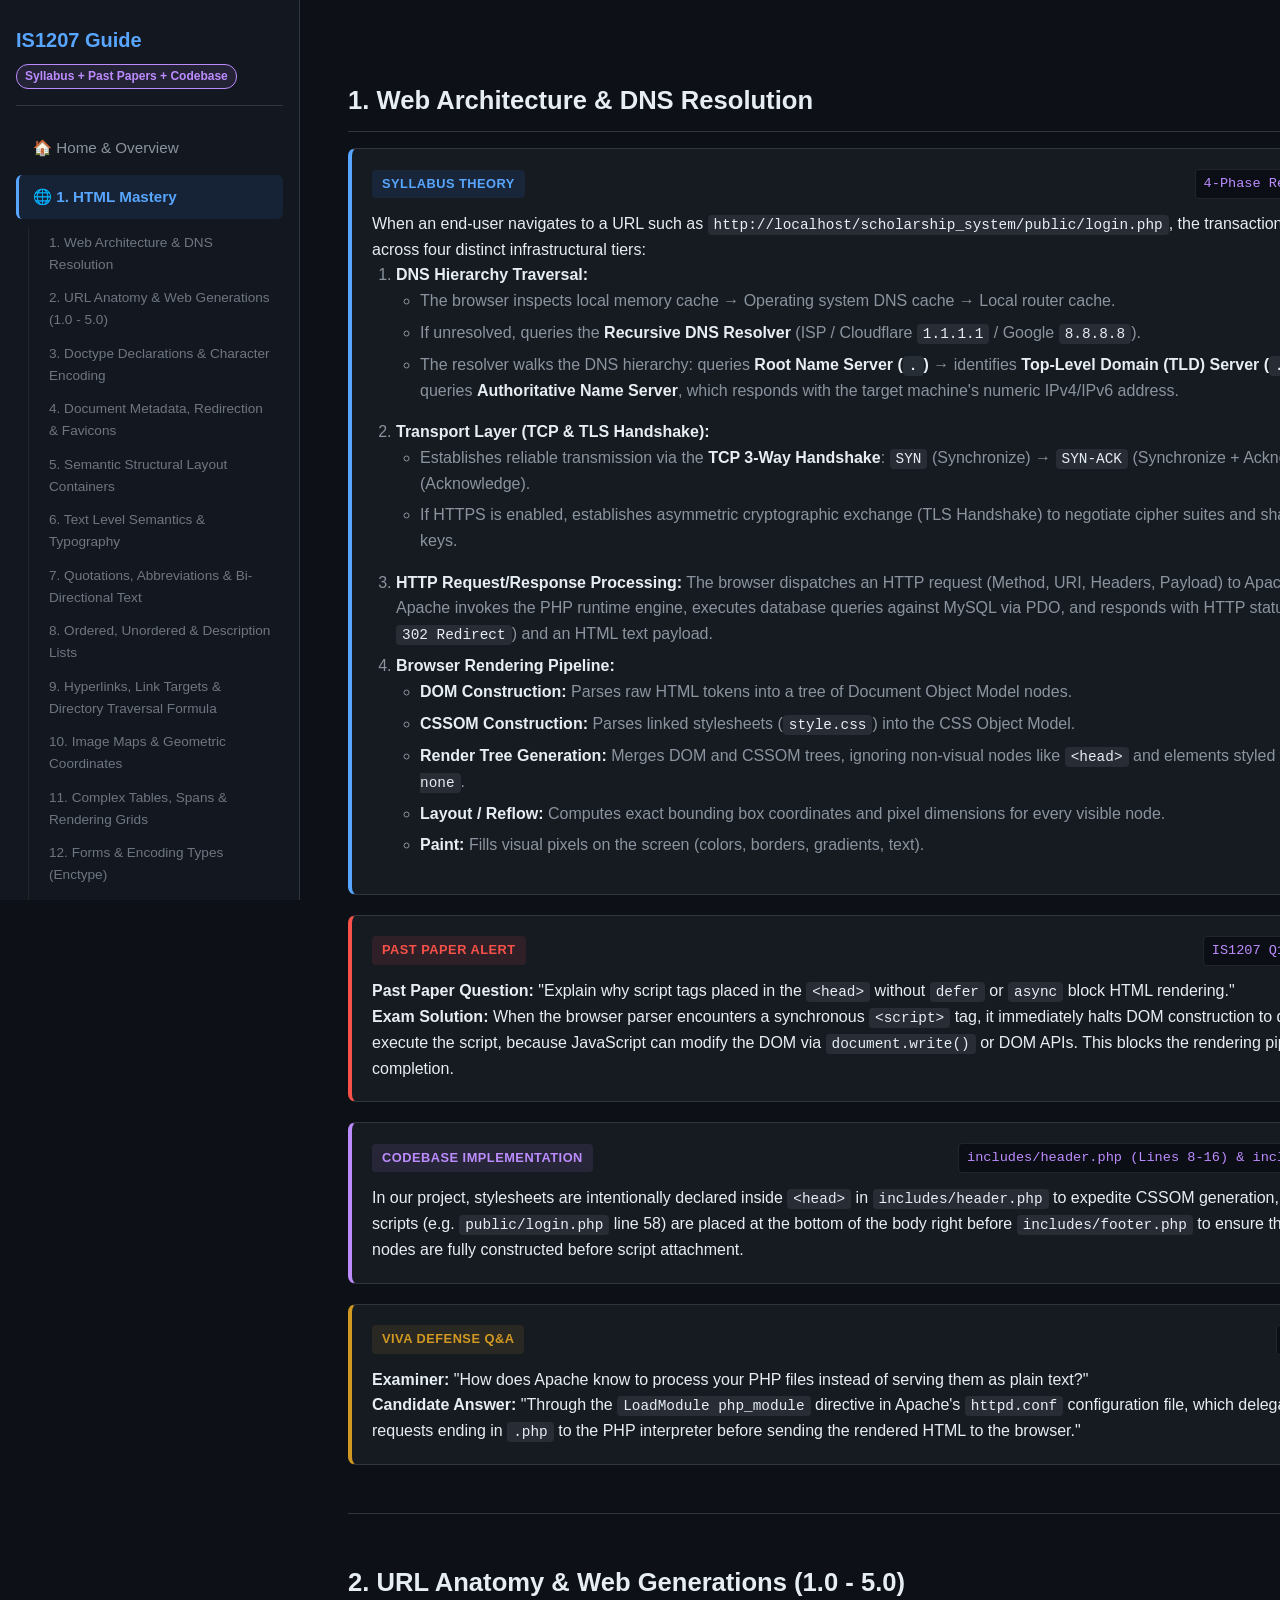
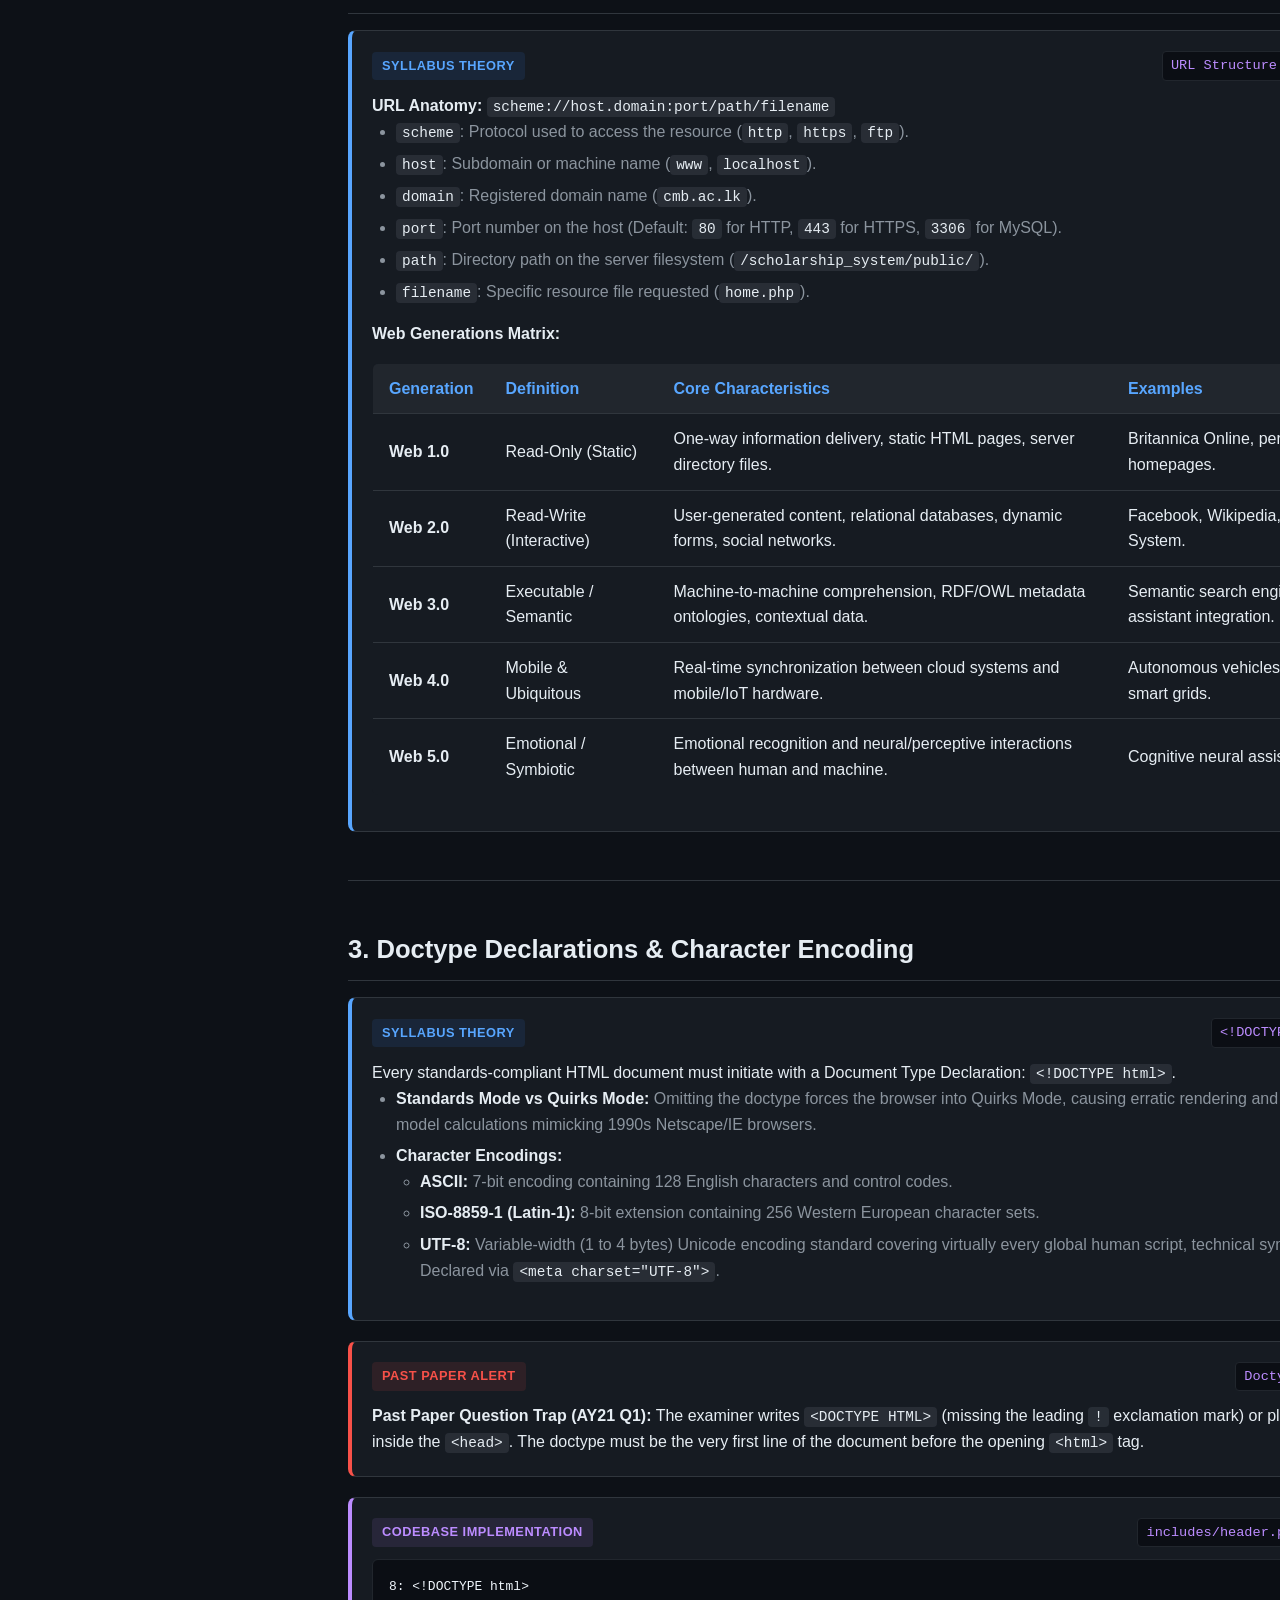
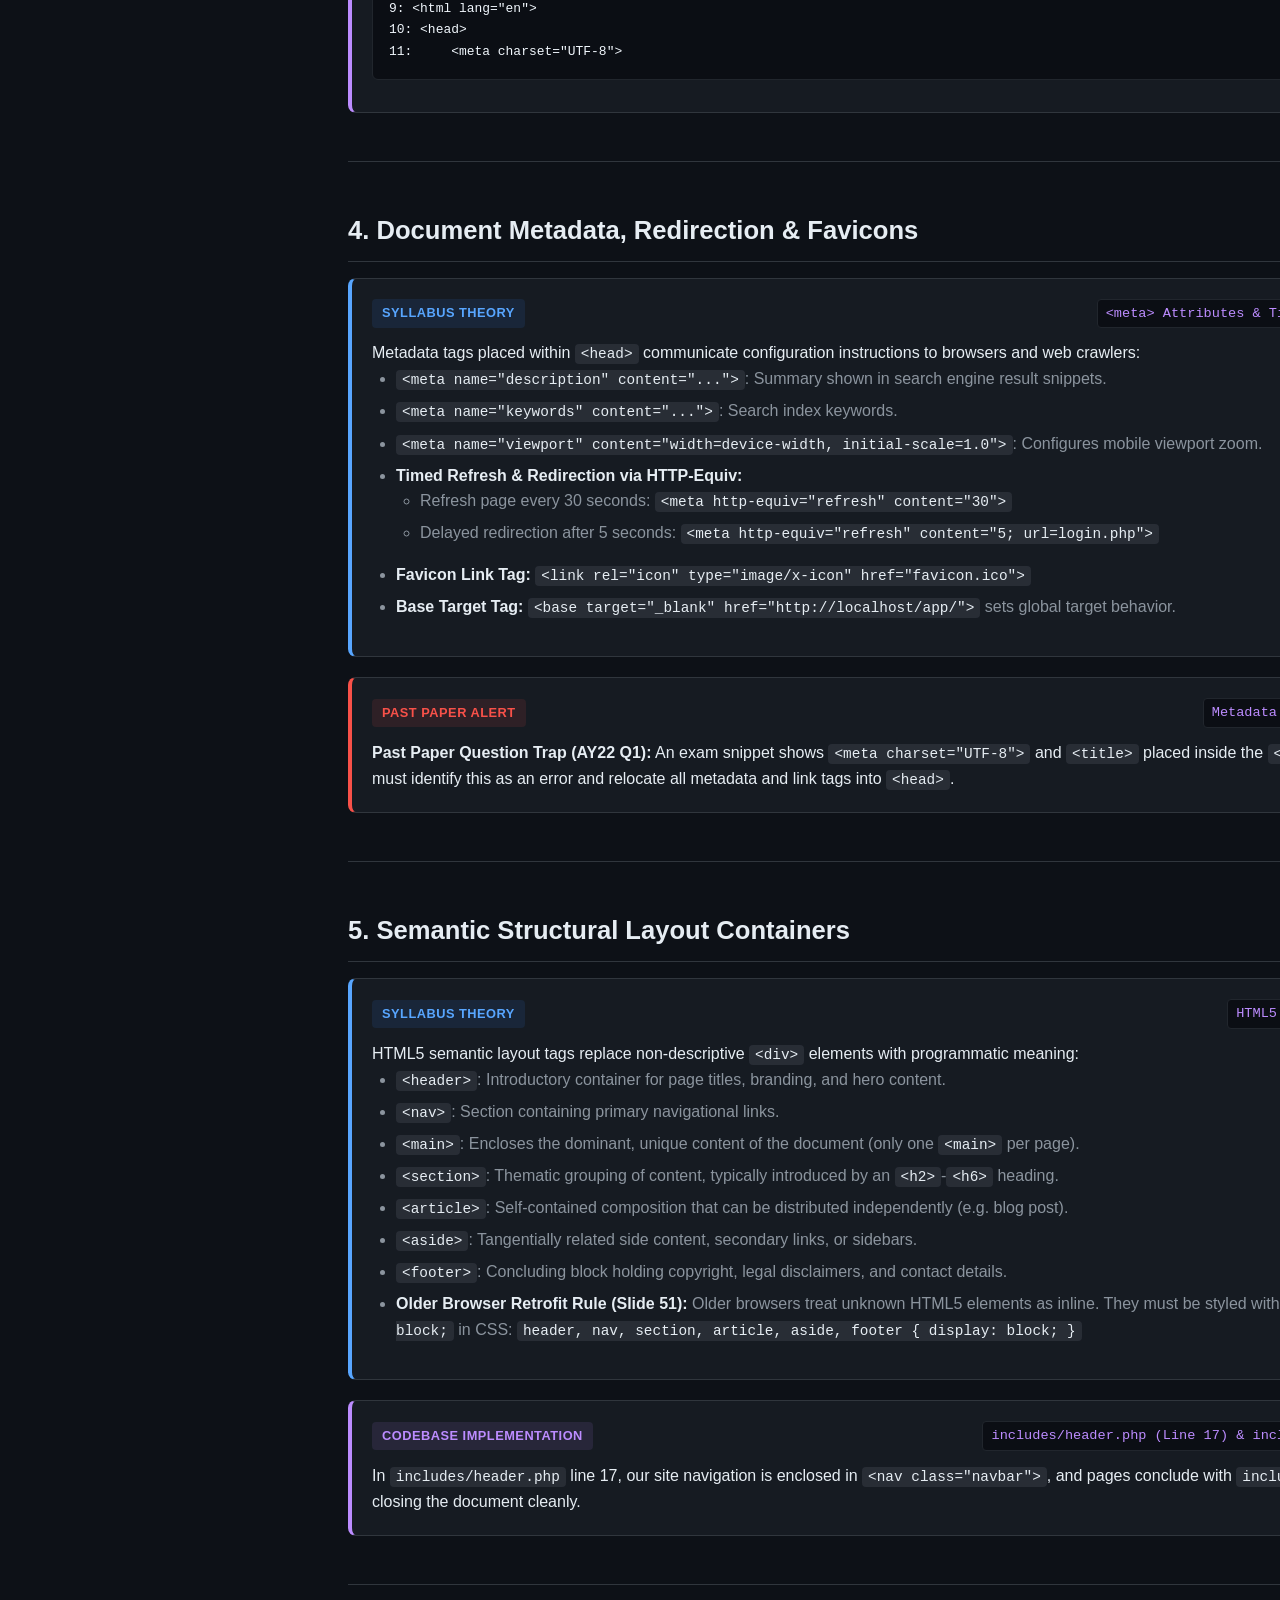
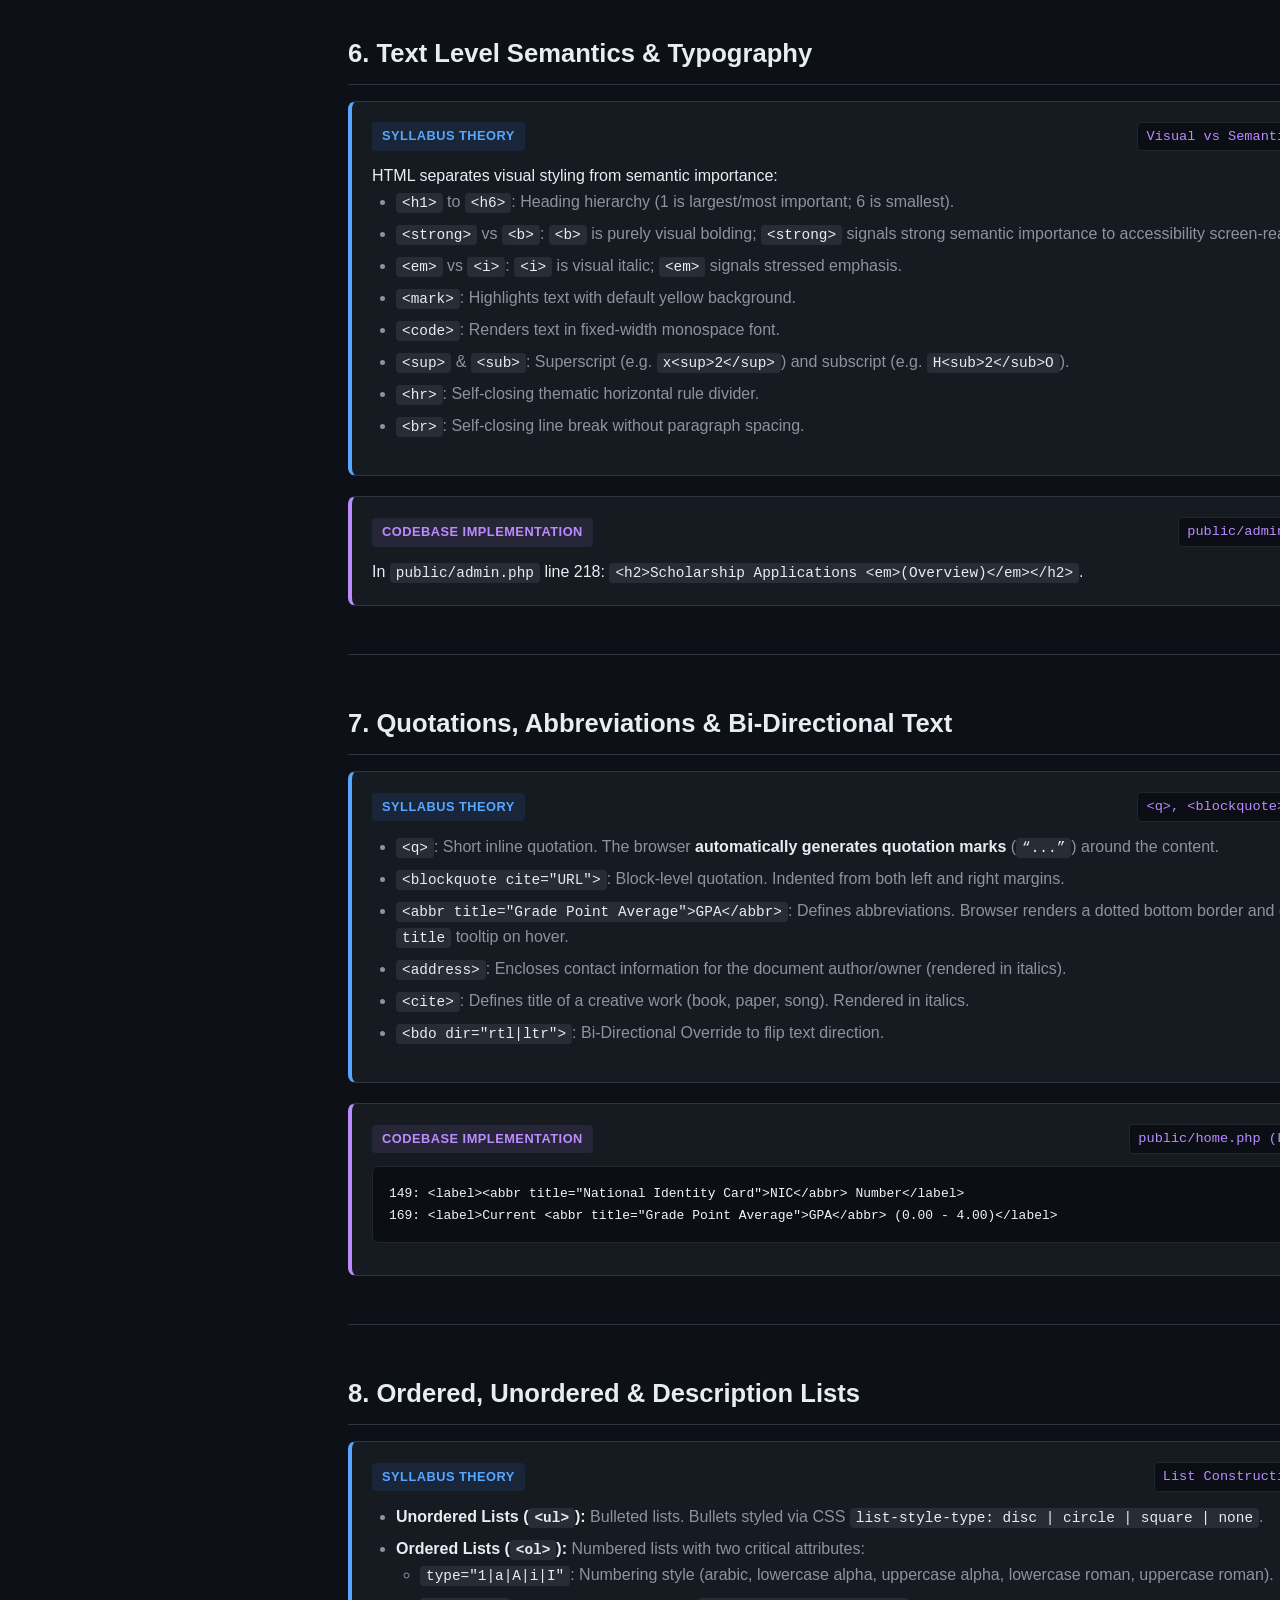
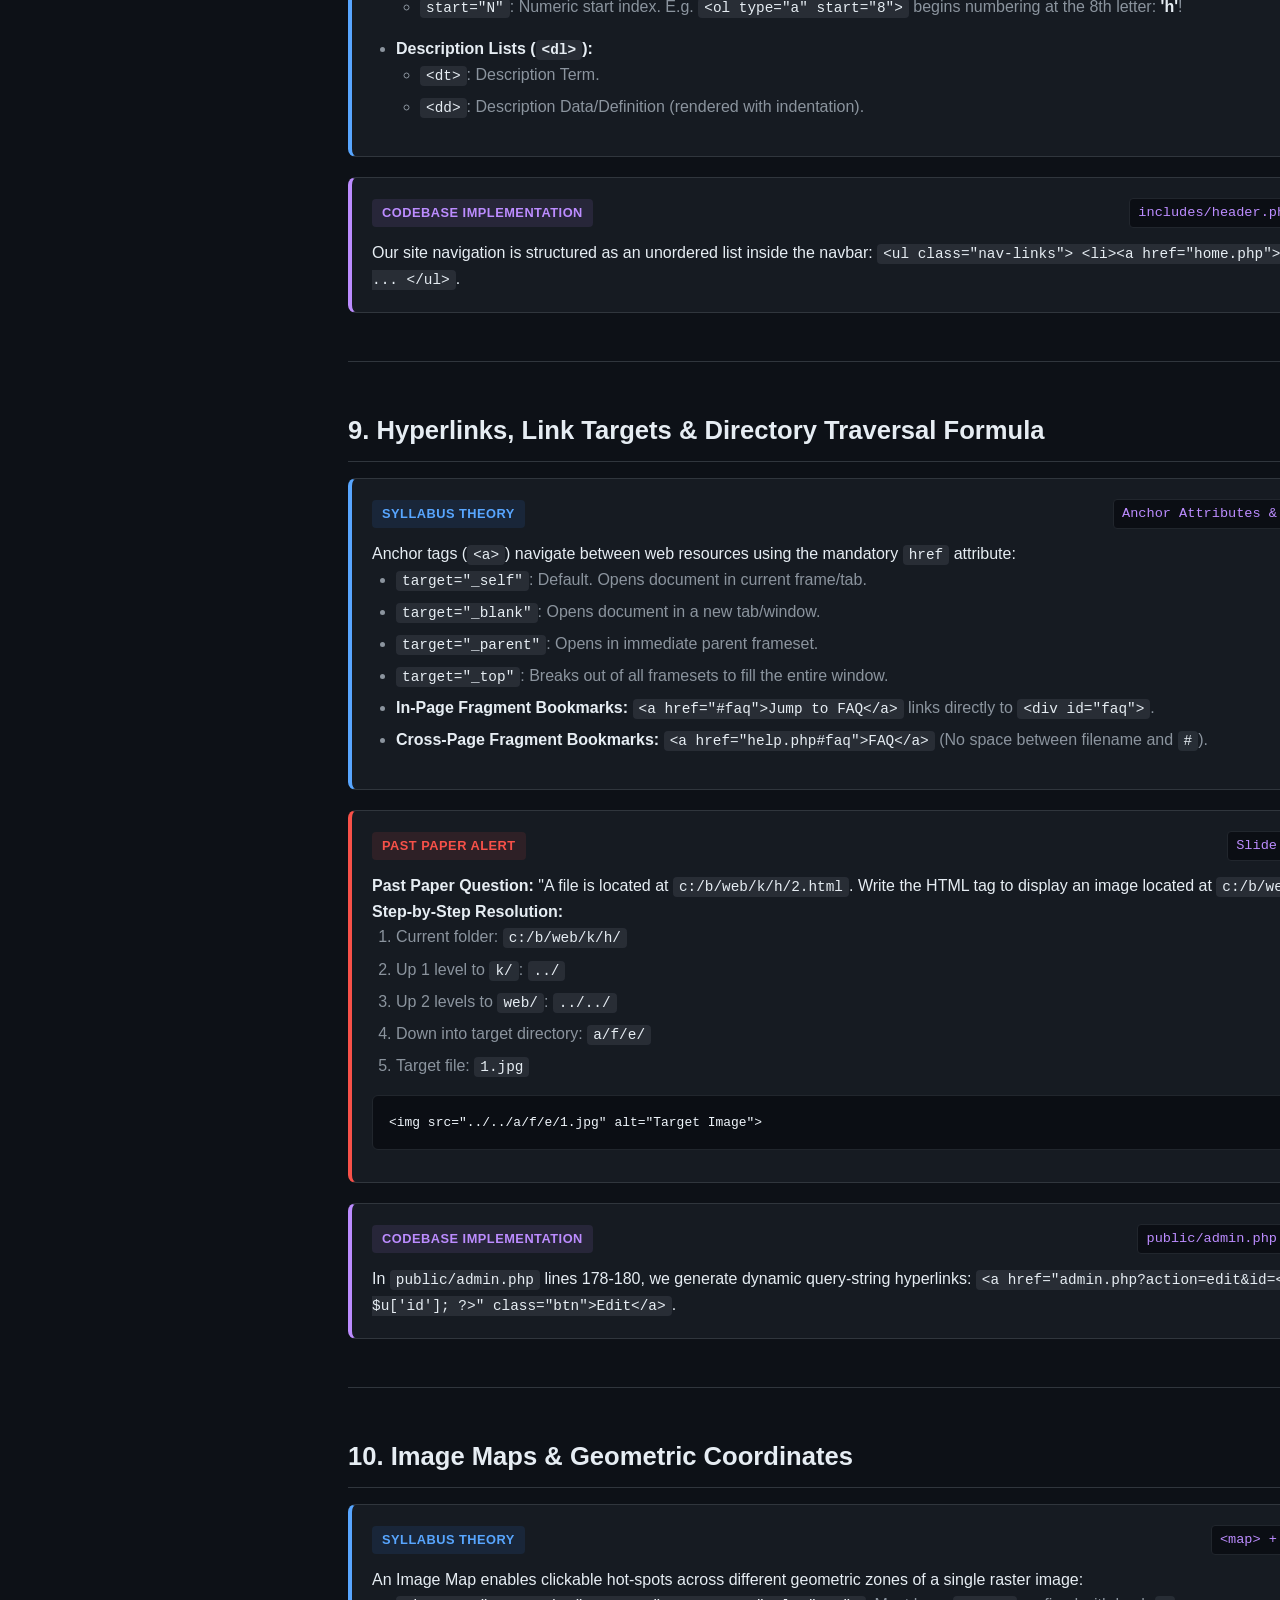
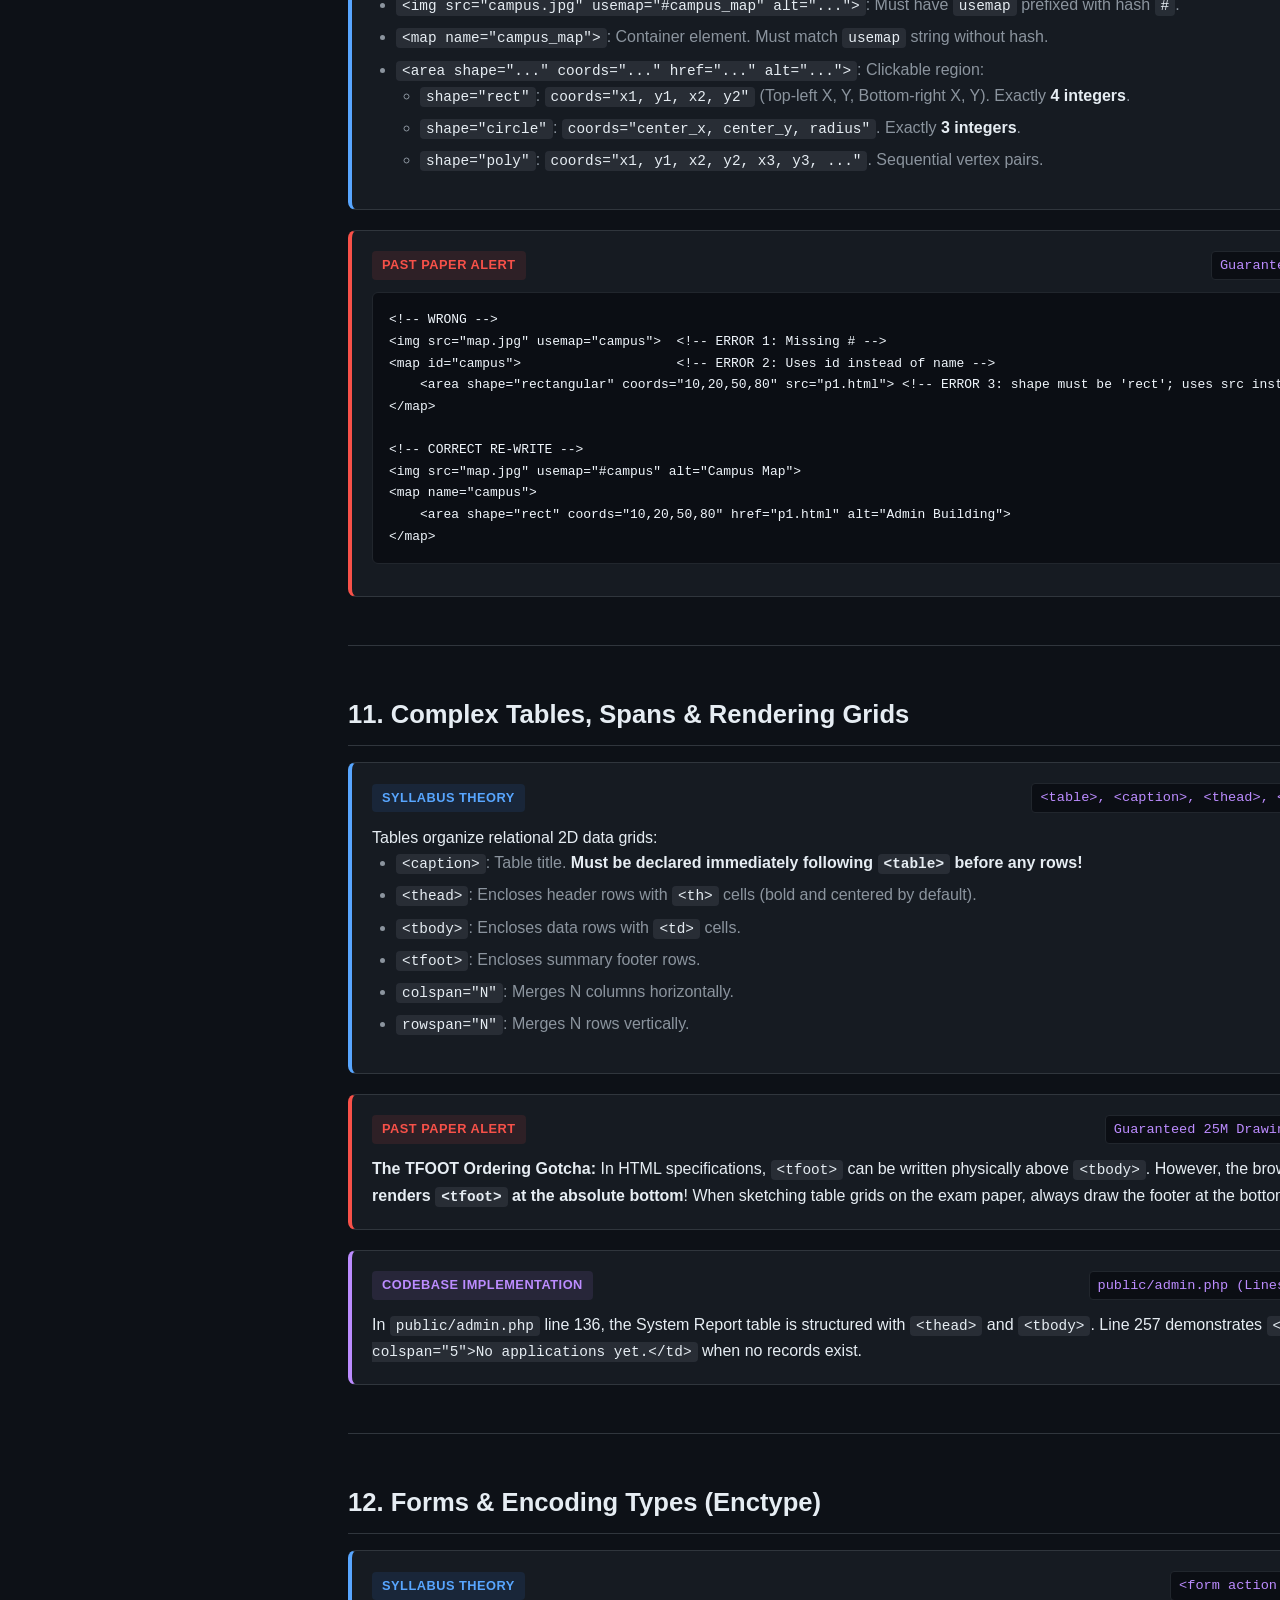
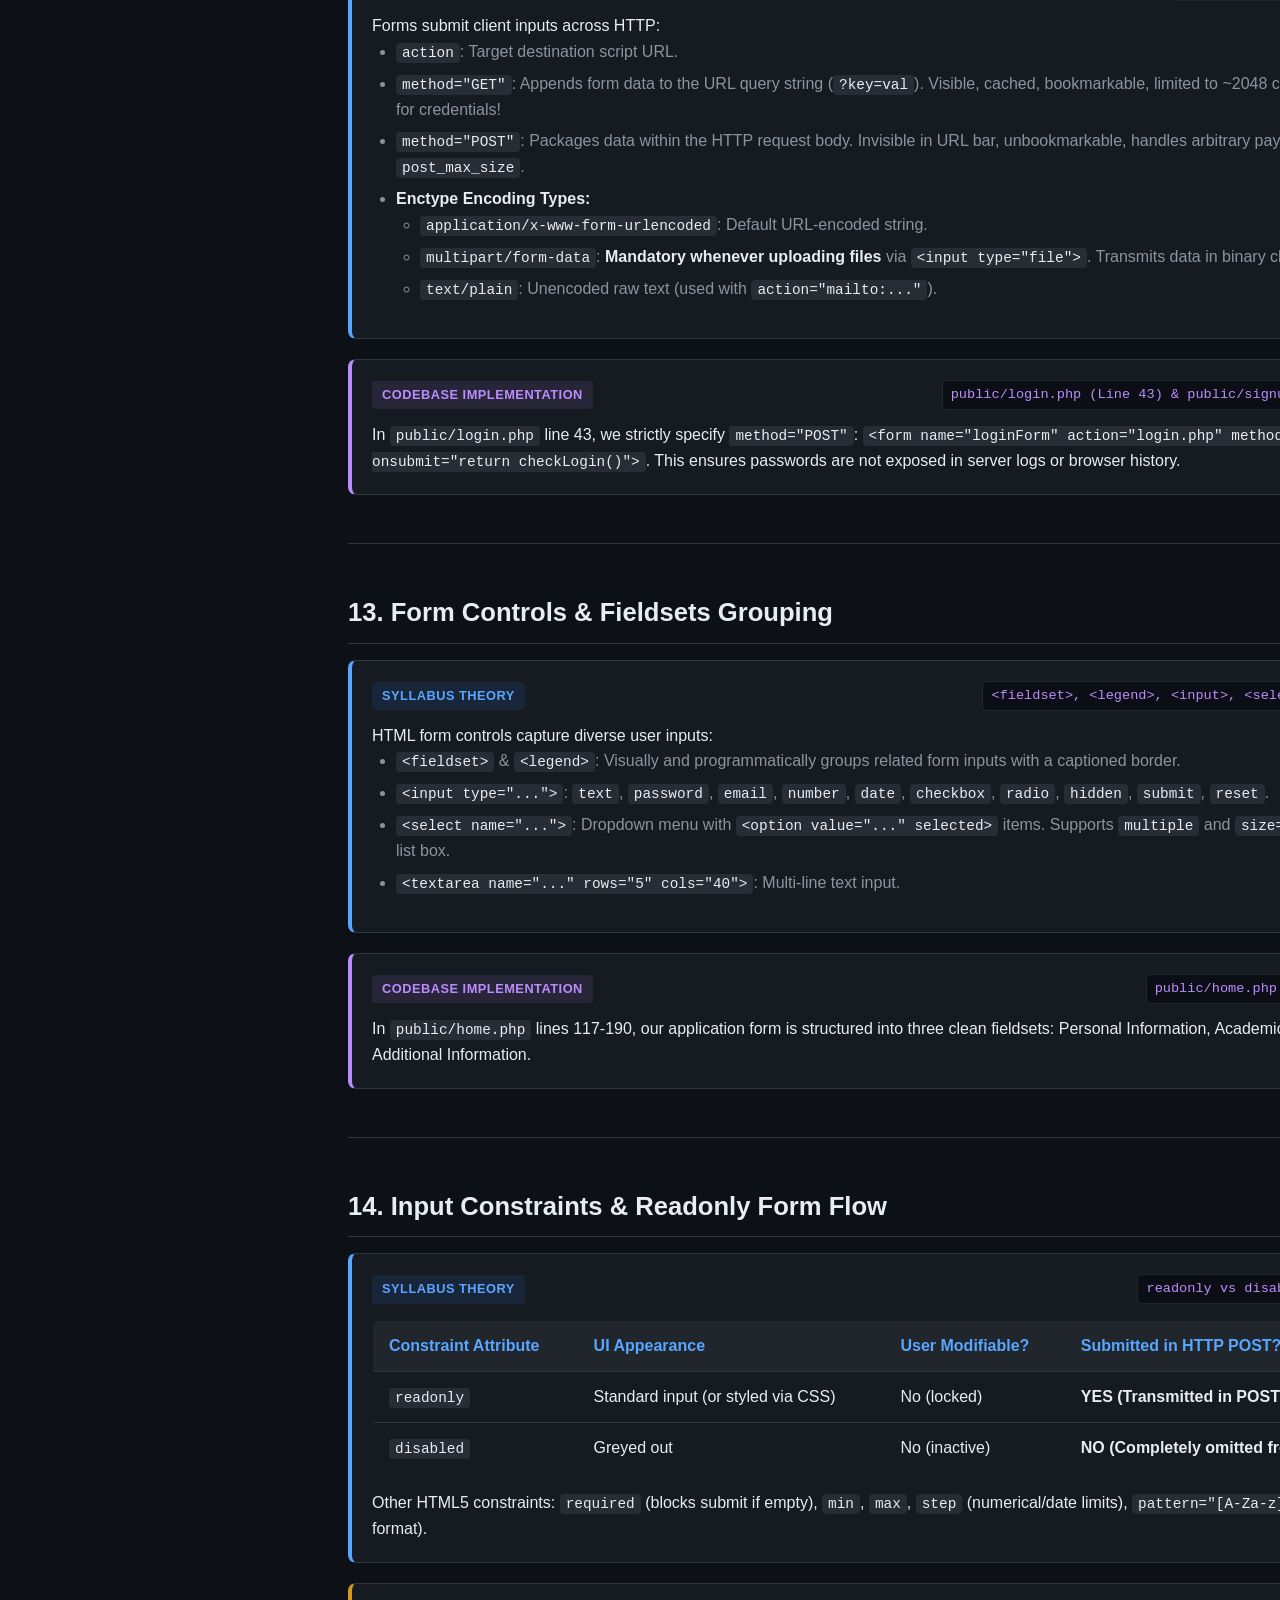
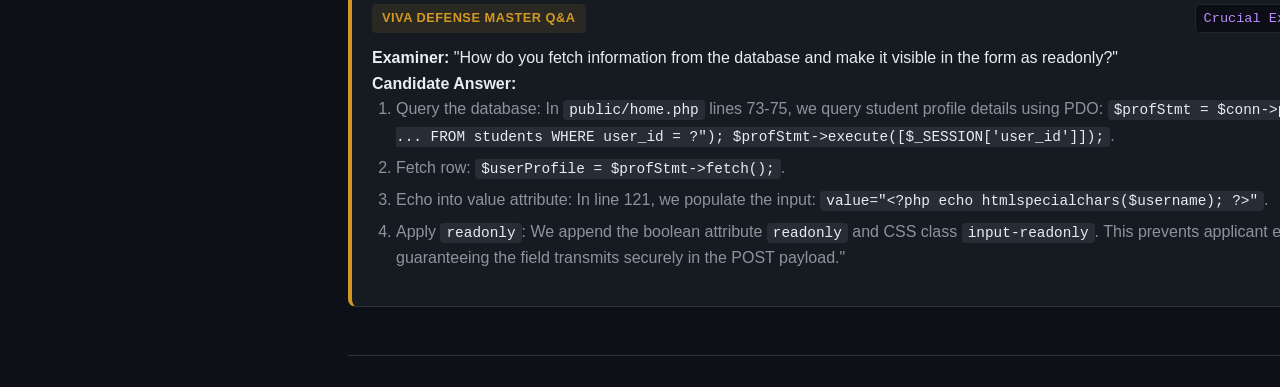
<file: GUIDE/html.html>
<!DOCTYPE html>
<html lang="en">
<head>
    <meta charset="UTF-8">
    <meta name="viewport" content="width=device-width, initial-scale=1.0">
    <title>HTML Mastery & Web Authoring Architecture | IS1207 Complete Study Guide</title>
    <link rel="stylesheet" href="assets/style.css">
</head>
<body>
    <aside class="sidebar">
        <div class="sidebar-header">
            <h2>IS1207 Guide</h2>
            <span class="badge">Syllabus + Past Papers + Codebase</span>
        </div>
        <nav class="sidebar-nav">
            <a href="index.html" class="nav-item ">🏠 Home & Overview</a>
<a href="html.html" class="nav-item active">🌐 1. HTML Mastery</a>
<div class="sub-nav">
  <a href="#sec1">1. Web Architecture & DNS Resolution</a>
  <a href="#sec2">2. URL Anatomy & Web Generations (1.0 - 5.0)</a>
  <a href="#sec3">3. Doctype Declarations & Character Encoding</a>
  <a href="#sec4">4. Document Metadata, Redirection & Favicons</a>
  <a href="#sec5">5. Semantic Structural Layout Containers</a>
  <a href="#sec6">6. Text Level Semantics &amp; Typography</a>
  <a href="#sec7">7. Quotations, Abbreviations &amp; Bi-Directional Text</a>
  <a href="#sec8">8. Ordered, Unordered &amp; Description Lists</a>
  <a href="#sec9">9. Hyperlinks, Link Targets &amp; Directory Traversal Formula</a>
  <a href="#sec10">10. Image Maps &amp; Geometric Coordinates</a>
  <a href="#sec11">11. Complex Tables, Spans &amp; Rendering Grids</a>
  <a href="#sec12">12. Forms &amp; Encoding Types (Enctype)</a>
  <a href="#sec13">13. Form Controls &amp; Fieldsets Grouping</a>
  <a href="#sec14">14. Input Constraints &amp; Readonly Form Flow</a>
</div>
<a href="css.html" class="nav-item ">🎨 2. CSS & Layouts</a>
<a href="js.html" class="nav-item ">⚡ 3. JavaScript & DOM</a>
<a href="php.html" class="nav-item ">🐘 4. PHP & Backend</a>
<a href="sql.html" class="nav-item ">🗄️ 5. SQL & Relational DB</a>
<a href="viva.html" class="nav-item ">🎓 6. Viva Defense & Q&A</a>
<a href="codebase.html" class="nav-item ">💻 7. Codebase Walkthrough</a>

        </nav>
    </aside>
    <main class="main-wrapper">
        <div id="sec1" class="section-anchor"></div>
<h2 class="topic-title">1. Web Architecture & DNS Resolution</h2>

<div class="box box-concept">
    <div class="box-header"><span class="box-tag">Syllabus Theory</span><span class="file-badge">4-Phase Request Lifecycle</span></div>
    <p>When an end-user navigates to a URL such as <code>http://localhost/scholarship_system/public/login.php</code>, the transaction is processed across four distinct infrastructural tiers:</p>
    <ol>
        <li><strong>DNS Hierarchy Traversal:</strong>
            <ul>
                <li>The browser inspects local memory cache &rarr; Operating system DNS cache &rarr; Local router cache.</li>
                <li>If unresolved, queries the <strong>Recursive DNS Resolver</strong> (ISP / Cloudflare <code>1.1.1.1</code> / Google <code>8.8.8.8</code>).</li>
                <li>The resolver walks the DNS hierarchy: queries <strong>Root Name Server (<code>.</code>)</strong> &rarr; identifies <strong>Top-Level Domain (TLD) Server (<code>.com</code>, <code>.lk</code>)</strong> &rarr; queries <strong>Authoritative Name Server</strong>, which responds with the target machine's numeric IPv4/IPv6 address.</li>
            </ul>
        </li>
        <li><strong>Transport Layer (TCP &amp; TLS Handshake):</strong>
            <ul>
                <li>Establishes reliable transmission via the <strong>TCP 3-Way Handshake</strong>: <code>SYN</code> (Synchronize) &rarr; <code>SYN-ACK</code> (Synchronize + Acknowledge) &rarr; <code>ACK</code> (Acknowledge).</li>
                <li>If HTTPS is enabled, establishes asymmetric cryptographic exchange (TLS Handshake) to negotiate cipher suites and shared symmetric keys.</li>
            </ul>
        </li>
        <li><strong>HTTP Request/Response Processing:</strong> The browser dispatches an HTTP request (Method, URI, Headers, Payload) to Apache HTTPD. Apache invokes the PHP runtime engine, executes database queries against MySQL via PDO, and responds with HTTP status (e.g. <code>200 OK</code>, <code>302 Redirect</code>) and an HTML text payload.</li>
        <li><strong>Browser Rendering Pipeline:</strong>
            <ul>
                <li><strong>DOM Construction:</strong> Parses raw HTML tokens into a tree of Document Object Model nodes.</li>
                <li><strong>CSSOM Construction:</strong> Parses linked stylesheets (<code>style.css</code>) into the CSS Object Model.</li>
                <li><strong>Render Tree Generation:</strong> Merges DOM and CSSOM trees, ignoring non-visual nodes like <code>&lt;head&gt;</code> and elements styled with <code>display: none</code>.</li>
                <li><strong>Layout / Reflow:</strong> Computes exact bounding box coordinates and pixel dimensions for every visible node.</li>
                <li><strong>Paint:</strong> Fills visual pixels on the screen (colors, borders, gradients, text).</li>
            </ul>
        </li>
    </ol>
</div>
<div class="box box-exam">
    <div class="box-header"><span class="box-tag">Past Paper Alert</span><span class="file-badge">IS1207 Q1 Rendering Trap</span></div>
    <p><strong>Past Paper Question:</strong> "Explain why script tags placed in the <code>&lt;head&gt;</code> without <code>defer</code> or <code>async</code> block HTML rendering."</p>
    <p><strong>Exam Solution:</strong> When the browser parser encounters a synchronous <code>&lt;script&gt;</code> tag, it immediately halts DOM construction to download and execute the script, because JavaScript can modify the DOM via <code>document.write()</code> or DOM APIs. This blocks the rendering pipeline until script completion.</p>
</div>
<div class="box box-codebase">
    <div class="box-header"><span class="box-tag">Codebase Implementation</span><span class="file-badge">includes/header.php (Lines 8-16) &amp; includes/footer.php</span></div>
    <p>In our project, stylesheets are intentionally declared inside <code>&lt;head&gt;</code> in <code>includes/header.php</code> to expedite CSSOM generation, while all validation scripts (e.g. <code>public/login.php</code> line 58) are placed at the bottom of the body right before <code>includes/footer.php</code> to ensure the form DOM nodes are fully constructed before script attachment.</p>
</div>
<div class="box box-viva">
    <div class="box-header"><span class="box-tag">Viva Defense Q&amp;A</span><span class="file-badge">Examiner Prompt</span></div>
    <p><strong>Examiner:</strong> "How does Apache know to process your PHP files instead of serving them as plain text?"</p>
    <p><strong>Candidate Answer:</strong> "Through the <code>LoadModule php_module</code> directive in Apache's <code>httpd.conf</code> configuration file, which delegates all incoming requests ending in <code>.php</code> to the PHP interpreter before sending the rendered HTML to the browser."</p>
</div>

<hr>
<div id="sec2" class="section-anchor"></div>
<h2 class="topic-title">2. URL Anatomy & Web Generations (1.0 - 5.0)</h2>

<div class="box box-concept">
    <div class="box-header"><span class="box-tag">Syllabus Theory</span><span class="file-badge">URL Structure + Web Evolution</span></div>
    <p><strong>URL Anatomy:</strong> <code>scheme://host.domain:port/path/filename</code></p>
    <ul>
        <li><code>scheme</code>: Protocol used to access the resource (<code>http</code>, <code>https</code>, <code>ftp</code>).</li>
        <li><code>host</code>: Subdomain or machine name (<code>www</code>, <code>localhost</code>).</li>
        <li><code>domain</code>: Registered domain name (<code>cmb.ac.lk</code>).</li>
        <li><code>port</code>: Port number on the host (Default: <code>80</code> for HTTP, <code>443</code> for HTTPS, <code>3306</code> for MySQL).</li>
        <li><code>path</code>: Directory path on the server filesystem (<code>/scholarship_system/public/</code>).</li>
        <li><code>filename</code>: Specific resource file requested (<code>home.php</code>).</li>
    </ul>
    <p><strong>Web Generations Matrix:</strong></p>
    <table class="study-table">
        <thead>
            <tr><th>Generation</th><th>Definition</th><th>Core Characteristics</th><th>Examples</th></tr>
        </thead>
        <tbody>
            <tr><td><strong>Web 1.0</strong></td><td>Read-Only (Static)</td><td>One-way information delivery, static HTML pages, server directory files.</td><td>Britannica Online, personal homepages.</td></tr>
            <tr><td><strong>Web 2.0</strong></td><td>Read-Write (Interactive)</td><td>User-generated content, relational databases, dynamic forms, social networks.</td><td>Facebook, Wikipedia, our Scholarship System.</td></tr>
            <tr><td><strong>Web 3.0</strong></td><td>Executable / Semantic</td><td>Machine-to-machine comprehension, RDF/OWL metadata ontologies, contextual data.</td><td>Semantic search engines, smart assistant integration.</td></tr>
            <tr><td><strong>Web 4.0</strong></td><td>Mobile &amp; Ubiquitous</td><td>Real-time synchronization between cloud systems and mobile/IoT hardware.</td><td>Autonomous vehicles, interconnected smart grids.</td></tr>
            <tr><td><strong>Web 5.0</strong></td><td>Emotional / Symbiotic</td><td>Emotional recognition and neural/perceptive interactions between human and machine.</td><td>Cognitive neural assistants.</td></tr>
        </tbody>
    </table>
</div>

<hr>
<div id="sec3" class="section-anchor"></div>
<h2 class="topic-title">3. Doctype Declarations & Character Encoding</h2>

<div class="box box-concept">
    <div class="box-header"><span class="box-tag">Syllabus Theory</span><span class="file-badge">&lt;!DOCTYPE html&gt; + UTF-8</span></div>
    <p>Every standards-compliant HTML document must initiate with a Document Type Declaration: <code>&lt;!DOCTYPE html&gt;</code>.</p>
    <ul>
        <li><strong>Standards Mode vs Quirks Mode:</strong> Omitting the doctype forces the browser into Quirks Mode, causing erratic rendering and non-standard box-model calculations mimicking 1990s Netscape/IE browsers.</li>
        <li><strong>Character Encodings:</strong>
            <ul>
                <li><strong>ASCII:</strong> 7-bit encoding containing 128 English characters and control codes.</li>
                <li><strong>ISO-8859-1 (Latin-1):</strong> 8-bit extension containing 256 Western European character sets.</li>
                <li><strong>UTF-8:</strong> Variable-width (1 to 4 bytes) Unicode encoding standard covering virtually every global human script, technical symbol, and emoji. Declared via <code>&lt;meta charset="UTF-8"&gt;</code>.</li>
            </ul>
        </li>
    </ul>
</div>
<div class="box box-exam">
    <div class="box-header"><span class="box-tag">Past Paper Alert</span><span class="file-badge">Doctype Syntax Traps</span></div>
    <p><strong>Past Paper Question Trap (AY21 Q1):</strong> The examiner writes <code>&lt;DOCTYPE HTML&gt;</code> (missing the leading <code>!</code> exclamation mark) or places doctypes inside the <code>&lt;head&gt;</code>. The doctype must be the very first line of the document before the opening <code>&lt;html&gt;</code> tag.</p>
</div>
<div class="box box-codebase">
    <div class="box-header"><span class="box-tag">Codebase Implementation</span><span class="file-badge">includes/header.php (Lines 8-11)</span></div>
    <pre><code>8: &lt;!DOCTYPE html&gt;
9: &lt;html lang="en"&gt;
10: &lt;head&gt;
11:     &lt;meta charset="UTF-8"&gt;</code></pre>
</div>

<hr>
<div id="sec4" class="section-anchor"></div>
<h2 class="topic-title">4. Document Metadata, Redirection & Favicons</h2>

<div class="box box-concept">
    <div class="box-header"><span class="box-tag">Syllabus Theory</span><span class="file-badge">&lt;meta&gt; Attributes &amp; Timed Redirection</span></div>
    <p>Metadata tags placed within <code>&lt;head&gt;</code> communicate configuration instructions to browsers and web crawlers:</p>
    <ul>
        <li><code>&lt;meta name="description" content="..."&gt;</code>: Summary shown in search engine result snippets.</li>
        <li><code>&lt;meta name="keywords" content="..."&gt;</code>: Search index keywords.</li>
        <li><code>&lt;meta name="viewport" content="width=device-width, initial-scale=1.0"&gt;</code>: Configures mobile viewport zoom.</li>
        <li><strong>Timed Refresh &amp; Redirection via HTTP-Equiv:</strong>
            <ul>
                <li>Refresh page every 30 seconds: <code>&lt;meta http-equiv="refresh" content="30"&gt;</code></li>
                <li>Delayed redirection after 5 seconds: <code>&lt;meta http-equiv="refresh" content="5; url=login.php"&gt;</code></li>
            </ul>
        </li>
        <li><strong>Favicon Link Tag:</strong> <code>&lt;link rel="icon" type="image/x-icon" href="favicon.ico"&gt;</code></li>
        <li><strong>Base Target Tag:</strong> <code>&lt;base target="_blank" href="http://localhost/app/"&gt;</code> sets global target behavior.</li>
    </ul>
</div>
<div class="box box-exam">
    <div class="box-header"><span class="box-tag">Past Paper Alert</span><span class="file-badge">Metadata Placement Traps</span></div>
    <p><strong>Past Paper Question Trap (AY22 Q1):</strong> An exam snippet shows <code>&lt;meta charset="UTF-8"&gt;</code> and <code>&lt;title&gt;</code> placed inside the <code>&lt;body&gt;</code> tag. You must identify this as an error and relocate all metadata and link tags into <code>&lt;head&gt;</code>.</p>
</div>

<hr>
<div id="sec5" class="section-anchor"></div>
<h2 class="topic-title">5. Semantic Structural Layout Containers</h2>

<div class="box box-concept">
    <div class="box-header"><span class="box-tag">Syllabus Theory</span><span class="file-badge">HTML5 Structural Tags</span></div>
    <p>HTML5 semantic layout tags replace non-descriptive <code>&lt;div&gt;</code> elements with programmatic meaning:</p>
    <ul>
        <li><code>&lt;header&gt;</code>: Introductory container for page titles, branding, and hero content.</li>
        <li><code>&lt;nav&gt;</code>: Section containing primary navigational links.</li>
        <li><code>&lt;main&gt;</code>: Encloses the dominant, unique content of the document (only one <code>&lt;main&gt;</code> per page).</li>
        <li><code>&lt;section&gt;</code>: Thematic grouping of content, typically introduced by an <code>&lt;h2&gt;</code>-<code>&lt;h6&gt;</code> heading.</li>
        <li><code>&lt;article&gt;</code>: Self-contained composition that can be distributed independently (e.g. blog post).</li>
        <li><code>&lt;aside&gt;</code>: Tangentially related side content, secondary links, or sidebars.</li>
        <li><code>&lt;footer&gt;</code>: Concluding block holding copyright, legal disclaimers, and contact details.</li>
        <li><strong>Older Browser Retrofit Rule (Slide 51):</strong> Older browsers treat unknown HTML5 elements as inline. They must be styled with <code>display: block;</code> in CSS:
            <code>header, nav, section, article, aside, footer { display: block; }</code>
        </li>
    </ul>
</div>
<div class="box box-codebase">
    <div class="box-header"><span class="box-tag">Codebase Implementation</span><span class="file-badge">includes/header.php (Line 17) &amp; includes/footer.php</span></div>
    <p>In <code>includes/header.php</code> line 17, our site navigation is enclosed in <code>&lt;nav class="navbar"&gt;</code>, and pages conclude with <code>includes/footer.php</code> closing the document cleanly.</p>
</div>

<hr>
<div id="sec6" class="section-anchor"></div>
<h2 class="topic-title">6. Text Level Semantics &amp; Typography</h2>

<div class="box box-concept">
    <div class="box-header"><span class="box-tag">Syllabus Theory</span><span class="file-badge">Visual vs Semantic Text Elements</span></div>
    <p>HTML separates visual styling from semantic importance:</p>
    <ul>
        <li><code>&lt;h1&gt;</code> to <code>&lt;h6&gt;</code>: Heading hierarchy (1 is largest/most important; 6 is smallest).</li>
        <li><code>&lt;strong&gt;</code> vs <code>&lt;b&gt;</code>: <code>&lt;b&gt;</code> is purely visual bolding; <code>&lt;strong&gt;</code> signals strong semantic importance to accessibility screen-readers.</li>
        <li><code>&lt;em&gt;</code> vs <code>&lt;i&gt;</code>: <code>&lt;i&gt;</code> is visual italic; <code>&lt;em&gt;</code> signals stressed emphasis.</li>
        <li><code>&lt;mark&gt;</code>: Highlights text with default yellow background.</li>
        <li><code>&lt;code&gt;</code>: Renders text in fixed-width monospace font.</li>
        <li><code>&lt;sup&gt;</code> &amp; <code>&lt;sub&gt;</code>: Superscript (e.g. <code>x&lt;sup&gt;2&lt;/sup&gt;</code>) and subscript (e.g. <code>H&lt;sub&gt;2&lt;/sub&gt;O</code>).</li>
        <li><code>&lt;hr&gt;</code>: Self-closing thematic horizontal rule divider.</li>
        <li><code>&lt;br&gt;</code>: Self-closing line break without paragraph spacing.</li>
    </ul>
</div>
<div class="box box-codebase">
    <div class="box-header"><span class="box-tag">Codebase Implementation</span><span class="file-badge">public/admin.php (Line 218)</span></div>
    <p>In <code>public/admin.php</code> line 218: <code>&lt;h2&gt;Scholarship Applications &lt;em&gt;(Overview)&lt;/em&gt;&lt;/h2&gt;</code>.</p>
</div>

<hr>
<div id="sec7" class="section-anchor"></div>
<h2 class="topic-title">7. Quotations, Abbreviations &amp; Bi-Directional Text</h2>

<div class="box box-concept">
    <div class="box-header"><span class="box-tag">Syllabus Theory</span><span class="file-badge">&lt;q&gt;, &lt;blockquote&gt;, &lt;abbr&gt;, &lt;bdo&gt;</span></div>
    <ul>
        <li><code>&lt;q&gt;</code>: Short inline quotation. The browser <strong>automatically generates quotation marks</strong> (<code>“...”</code>) around the content.</li>
        <li><code>&lt;blockquote cite="URL"&gt;</code>: Block-level quotation. Indented from both left and right margins.</li>
        <li><code>&lt;abbr title="Grade Point Average"&gt;GPA&lt;/abbr&gt;</code>: Defines abbreviations. Browser renders a dotted bottom border and displays the <code>title</code> tooltip on hover.</li>
        <li><code>&lt;address&gt;</code>: Encloses contact information for the document author/owner (rendered in italics).</li>
        <li><code>&lt;cite&gt;</code>: Defines title of a creative work (book, paper, song). Rendered in italics.</li>
        <li><code>&lt;bdo dir="rtl|ltr"&gt;</code>: Bi-Directional Override to flip text direction.</li>
    </ul>
</div>
<div class="box box-codebase">
    <div class="box-header"><span class="box-tag">Codebase Implementation</span><span class="file-badge">public/home.php (Lines 149 &amp; 169)</span></div>
    <pre><code>149: &lt;label&gt;&lt;abbr title="National Identity Card"&gt;NIC&lt;/abbr&gt; Number&lt;/label&gt;
169: &lt;label&gt;Current &lt;abbr title="Grade Point Average"&gt;GPA&lt;/abbr&gt; (0.00 - 4.00)&lt;/label&gt;</code></pre>
</div>

<hr>
<div id="sec8" class="section-anchor"></div>
<h2 class="topic-title">8. Ordered, Unordered &amp; Description Lists</h2>

<div class="box box-concept">
    <div class="box-header"><span class="box-tag">Syllabus Theory</span><span class="file-badge">List Construction &amp; Attributes</span></div>
    <ul>
        <li><strong>Unordered Lists (<code>&lt;ul&gt;</code>):</strong> Bulleted lists. Bullets styled via CSS <code>list-style-type: disc | circle | square | none</code>.</li>
        <li><strong>Ordered Lists (<code>&lt;ol&gt;</code>):</strong> Numbered lists with two critical attributes:
            <ul>
                <li><code>type="1|a|A|i|I"</code>: Numbering style (arabic, lowercase alpha, uppercase alpha, lowercase roman, uppercase roman).</li>
                <li><code>start="N"</code>: Numeric start index. E.g. <code>&lt;ol type="a" start="8"&gt;</code> begins numbering at the 8th letter: <strong>'h'</strong>!</li>
            </ul>
        </li>
        <li><strong>Description Lists (<code>&lt;dl&gt;</code>):</strong>
            <ul>
                <li><code>&lt;dt&gt;</code>: Description Term.</li>
                <li><code>&lt;dd&gt;</code>: Description Data/Definition (rendered with indentation).</li>
            </ul>
        </li>
    </ul>
</div>
<div class="box box-codebase">
    <div class="box-header"><span class="box-tag">Codebase Implementation</span><span class="file-badge">includes/header.php (Lines 19-34)</span></div>
    <p>Our site navigation is structured as an unordered list inside the navbar: <code>&lt;ul class="nav-links"&gt; &lt;li&gt;&lt;a href="home.php"&gt;Home&lt;/a&gt;&lt;/li&gt; ... &lt;/ul&gt;</code>.</p>
</div>

<hr>
<div id="sec9" class="section-anchor"></div>
<h2 class="topic-title">9. Hyperlinks, Link Targets &amp; Directory Traversal Formula</h2>

<div class="box box-concept">
    <div class="box-header"><span class="box-tag">Syllabus Theory</span><span class="file-badge">Anchor Attributes &amp; Traversal Rules</span></div>
    <p>Anchor tags (<code>&lt;a&gt;</code>) navigate between web resources using the mandatory <code>href</code> attribute:</p>
    <ul>
        <li><code>target="_self"</code>: Default. Opens document in current frame/tab.</li>
        <li><code>target="_blank"</code>: Opens document in a new tab/window.</li>
        <li><code>target="_parent"</code>: Opens in immediate parent frameset.</li>
        <li><code>target="_top"</code>: Breaks out of all framesets to fill the entire window.</li>
        <li><strong>In-Page Fragment Bookmarks:</strong> <code>&lt;a href="#faq"&gt;Jump to FAQ&lt;/a&gt;</code> links directly to <code>&lt;div id="faq"&gt;</code>.</li>
        <li><strong>Cross-Page Fragment Bookmarks:</strong> <code>&lt;a href="help.php#faq"&gt;FAQ&lt;/a&gt;</code> (No space between filename and <code>#</code>).</li>
    </ul>
</div>
<div class="box box-exam">
    <div class="box-header"><span class="box-tag">Past Paper Alert</span><span class="file-badge">Slide 79 Exam Formula</span></div>
    <p><strong>Past Paper Question:</strong> "A file is located at <code>c:/b/web/k/h/2.html</code>. Write the HTML tag to display an image located at <code>c:/b/web/a/f/e/1.jpg</code>."</p>
    <p><strong>Step-by-Step Resolution:</strong></p>
    <ol>
        <li>Current folder: <code>c:/b/web/k/h/</code></li>
        <li>Up 1 level to <code>k/</code>: <code>../</code></li>
        <li>Up 2 levels to <code>web/</code>: <code>../../</code></li>
        <li>Down into target directory: <code>a/f/e/</code></li>
        <li>Target file: <code>1.jpg</code></li>
    </ol>
    <pre><code>&lt;img src="../../a/f/e/1.jpg" alt="Target Image"&gt;</code></pre>
</div>
<div class="box box-codebase">
    <div class="box-header"><span class="box-tag">Codebase Implementation</span><span class="file-badge">public/admin.php (Lines 178-180)</span></div>
    <p>In <code>public/admin.php</code> lines 178-180, we generate dynamic query-string hyperlinks: <code>&lt;a href="admin.php?action=edit&amp;id=&lt;?php echo $u['id']; ?&gt;" class="btn"&gt;Edit&lt;/a&gt;</code>.</p>
</div>

<hr>
<div id="sec10" class="section-anchor"></div>
<h2 class="topic-title">10. Image Maps &amp; Geometric Coordinates</h2>

<div class="box box-concept">
    <div class="box-header"><span class="box-tag">Syllabus Theory</span><span class="file-badge">&lt;map&gt; + &lt;area&gt; Geometry</span></div>
    <p>An Image Map enables clickable hot-spots across different geometric zones of a single raster image:</p>
    <ul>
        <li><code>&lt;img src="campus.jpg" usemap="#campus_map" alt="..."&gt;</code>: Must have <code>usemap</code> prefixed with hash <code>#</code>.</li>
        <li><code>&lt;map name="campus_map"&gt;</code>: Container element. Must match <code>usemap</code> string without hash.</li>
        <li><code>&lt;area shape="..." coords="..." href="..." alt="..."&gt;</code>: Clickable region:
            <ul>
                <li><code>shape="rect"</code>: <code>coords="x1, y1, x2, y2"</code> (Top-left X, Y, Bottom-right X, Y). Exactly <strong>4 integers</strong>.</li>
                <li><code>shape="circle"</code>: <code>coords="center_x, center_y, radius"</code>. Exactly <strong>3 integers</strong>.</li>
                <li><code>shape="poly"</code>: <code>coords="x1, y1, x2, y2, x3, y3, ..."</code>. Sequential vertex pairs.</li>
            </ul>
        </li>
    </ul>
</div>
<div class="box box-exam">
    <div class="box-header"><span class="box-tag">Past Paper Alert</span><span class="file-badge">Guaranteed Q1 Exam Trap</span></div>
    <pre><code>&lt;!-- WRONG --&gt;
&lt;img src="map.jpg" usemap="campus"&gt;  &lt;!-- ERROR 1: Missing # --&gt;
&lt;map id="campus"&gt;                    &lt;!-- ERROR 2: Uses id instead of name --&gt;
    &lt;area shape="rectangular" coords="10,20,50,80" src="p1.html"&gt; &lt;!-- ERROR 3: shape must be 'rect'; uses src instead of href --&gt;
&lt;/map&gt;

&lt;!-- CORRECT RE-WRITE --&gt;
&lt;img src="map.jpg" usemap="#campus" alt="Campus Map"&gt;
&lt;map name="campus"&gt;
    &lt;area shape="rect" coords="10,20,50,80" href="p1.html" alt="Admin Building"&gt;
&lt;/map&gt;</code></pre>
</div>

<hr>
<div id="sec11" class="section-anchor"></div>
<h2 class="topic-title">11. Complex Tables, Spans &amp; Rendering Grids</h2>

<div class="box box-concept">
    <div class="box-header"><span class="box-tag">Syllabus Theory</span><span class="file-badge">&lt;table&gt;, &lt;caption&gt;, &lt;thead&gt;, &lt;tbody&gt;, &lt;tfoot&gt;</span></div>
    <p>Tables organize relational 2D data grids:</p>
    <ul>
        <li><code>&lt;caption&gt;</code>: Table title. <strong>Must be declared immediately following <code>&lt;table&gt;</code> before any rows!</strong></li>
        <li><code>&lt;thead&gt;</code>: Encloses header rows with <code>&lt;th&gt;</code> cells (bold and centered by default).</li>
        <li><code>&lt;tbody&gt;</code>: Encloses data rows with <code>&lt;td&gt;</code> cells.</li>
        <li><code>&lt;tfoot&gt;</code>: Encloses summary footer rows.</li>
        <li><code>colspan="N"</code>: Merges N columns horizontally.</li>
        <li><code>rowspan="N"</code>: Merges N rows vertically.</li>
    </ul>
</div>
<div class="box box-exam">
    <div class="box-header"><span class="box-tag">Past Paper Alert</span><span class="file-badge">Guaranteed 25M Drawing Question (Q2)</span></div>
    <p><strong>The TFOOT Ordering Gotcha:</strong> In HTML specifications, <code>&lt;tfoot&gt;</code> can be written physically above <code>&lt;tbody&gt;</code>. However, the browser <strong>always renders <code>&lt;tfoot&gt;</code> at the absolute bottom</strong>! When sketching table grids on the exam paper, always draw the footer at the bottom.</p>
</div>
<div class="box box-codebase">
    <div class="box-header"><span class="box-tag">Codebase Implementation</span><span class="file-badge">public/admin.php (Lines 136-155 &amp; 257)</span></div>
    <p>In <code>public/admin.php</code> line 136, the System Report table is structured with <code>&lt;thead&gt;</code> and <code>&lt;tbody&gt;</code>. Line 257 demonstrates <code>&lt;td colspan="5"&gt;No applications yet.&lt;/td&gt;</code> when no records exist.</p>
</div>

<hr>
<div id="sec12" class="section-anchor"></div>
<h2 class="topic-title">12. Forms &amp; Encoding Types (Enctype)</h2>

<div class="box box-concept">
    <div class="box-header"><span class="box-tag">Syllabus Theory</span><span class="file-badge">&lt;form action method enctype&gt;</span></div>
    <p>Forms submit client inputs across HTTP:</p>
    <ul>
        <li><code>action</code>: Target destination script URL.</li>
        <li><code>method="GET"</code>: Appends form data to the URL query string (<code>?key=val</code>). Visible, cached, bookmarkable, limited to ~2048 characters. Unsafe for credentials!</li>
        <li><code>method="POST"</code>: Packages data within the HTTP request body. Invisible in URL bar, unbookmarkable, handles arbitrary payload size up to <code>post_max_size</code>.</li>
        <li><strong>Enctype Encoding Types:</strong>
            <ul>
                <li><code>application/x-www-form-urlencoded</code>: Default URL-encoded string.</li>
                <li><code>multipart/form-data</code>: <strong>Mandatory whenever uploading files</strong> via <code>&lt;input type="file"&gt;</code>. Transmits data in binary chunks.</li>
                <li><code>text/plain</code>: Unencoded raw text (used with <code>action="mailto:..."</code>).</li>
            </ul>
        </li>
    </ul>
</div>
<div class="box box-codebase">
    <div class="box-header"><span class="box-tag">Codebase Implementation</span><span class="file-badge">public/login.php (Line 43) &amp; public/signup.php (Line 47)</span></div>
    <p>In <code>public/login.php</code> line 43, we strictly specify <code>method="POST"</code>: <code>&lt;form name="loginForm" action="login.php" method="POST" onsubmit="return checkLogin()"&gt;</code>. This ensures passwords are not exposed in server logs or browser history.</p>
</div>

<hr>
<div id="sec13" class="section-anchor"></div>
<h2 class="topic-title">13. Form Controls &amp; Fieldsets Grouping</h2>

<div class="box box-concept">
    <div class="box-header"><span class="box-tag">Syllabus Theory</span><span class="file-badge">&lt;fieldset&gt;, &lt;legend&gt;, &lt;input&gt;, &lt;select&gt;, &lt;textarea&gt;</span></div>
    <p>HTML form controls capture diverse user inputs:</p>
    <ul>
        <li><code>&lt;fieldset&gt;</code> &amp; <code>&lt;legend&gt;</code>: Visually and programmatically groups related form inputs with a captioned border.</li>
        <li><code>&lt;input type="..."&gt;</code>: <code>text</code>, <code>password</code>, <code>email</code>, <code>number</code>, <code>date</code>, <code>checkbox</code>, <code>radio</code>, <code>hidden</code>, <code>submit</code>, <code>reset</code>.</li>
        <li><code>&lt;select name="..."&gt;</code>: Dropdown menu with <code>&lt;option value="..." selected&gt;</code> items. Supports <code>multiple</code> and <code>size="N"</code> to display as list box.</li>
        <li><code>&lt;textarea name="..." rows="5" cols="40"&gt;</code>: Multi-line text input.</li>
    </ul>
</div>
<div class="box box-codebase">
    <div class="box-header"><span class="box-tag">Codebase Implementation</span><span class="file-badge">public/home.php (Lines 117-172)</span></div>
    <p>In <code>public/home.php</code> lines 117-190, our application form is structured into three clean fieldsets: Personal Information, Academic Information, and Additional Information.</p>
</div>

<hr>
<div id="sec14" class="section-anchor"></div>
<h2 class="topic-title">14. Input Constraints &amp; Readonly Form Flow</h2>

<div class="box box-concept">
    <div class="box-header"><span class="box-tag">Syllabus Theory</span><span class="file-badge">readonly vs disabled Constraints</span></div>
    <table class="study-table">
        <thead>
            <tr><th>Constraint Attribute</th><th>UI Appearance</th><th>User Modifiable?</th><th>Submitted in HTTP POST?</th></tr>
        </thead>
        <tbody>
            <tr><td><code>readonly</code></td><td>Standard input (or styled via CSS)</td><td>No (locked)</td><td><strong>YES (Transmitted in POST payload!)</strong></td></tr>
            <tr><td><code>disabled</code></td><td>Greyed out</td><td>No (inactive)</td><td><strong>NO (Completely omitted from POST!)</strong></td></tr>
        </tbody>
    </table>
    <p>Other HTML5 constraints: <code>required</code> (blocks submit if empty), <code>min</code>, <code>max</code>, <code>step</code> (numerical/date limits), <code>pattern="[A-Za-z]{3}"</code> (regex format).</p>
</div>
<div class="box box-viva">
    <div class="box-header"><span class="box-tag">Viva Defense Master Q&amp;A</span><span class="file-badge">Crucial Examiner Question</span></div>
    <p><strong>Examiner:</strong> "How do you fetch information from the database and make it visible in the form as readonly?"</p>
    <p><strong>Candidate Answer:</strong>
    <ol>
        <li>Query the database: In <code>public/home.php</code> lines 73-75, we query student profile details using PDO: <code>$profStmt = $conn-&gt;prepare("SELECT ... FROM students WHERE user_id = ?"); $profStmt-&gt;execute([$_SESSION['user_id']]);</code>.</li>
        <li>Fetch row: <code>$userProfile = $profStmt-&gt;fetch();</code>.</li>
        <li>Echo into value attribute: In line 121, we populate the input: <code>value="&lt;?php echo htmlspecialchars($username); ?&gt;"</code>.</li>
        <li>Apply <code>readonly</code>: We append the boolean attribute <code>readonly</code> and CSS class <code>input-readonly</code>. This prevents applicant editing while guaranteeing the field transmits securely in the POST payload."</li>
    </ol>
    </p>
</div>

<hr>

    </main>
</body>
</html>
</file>
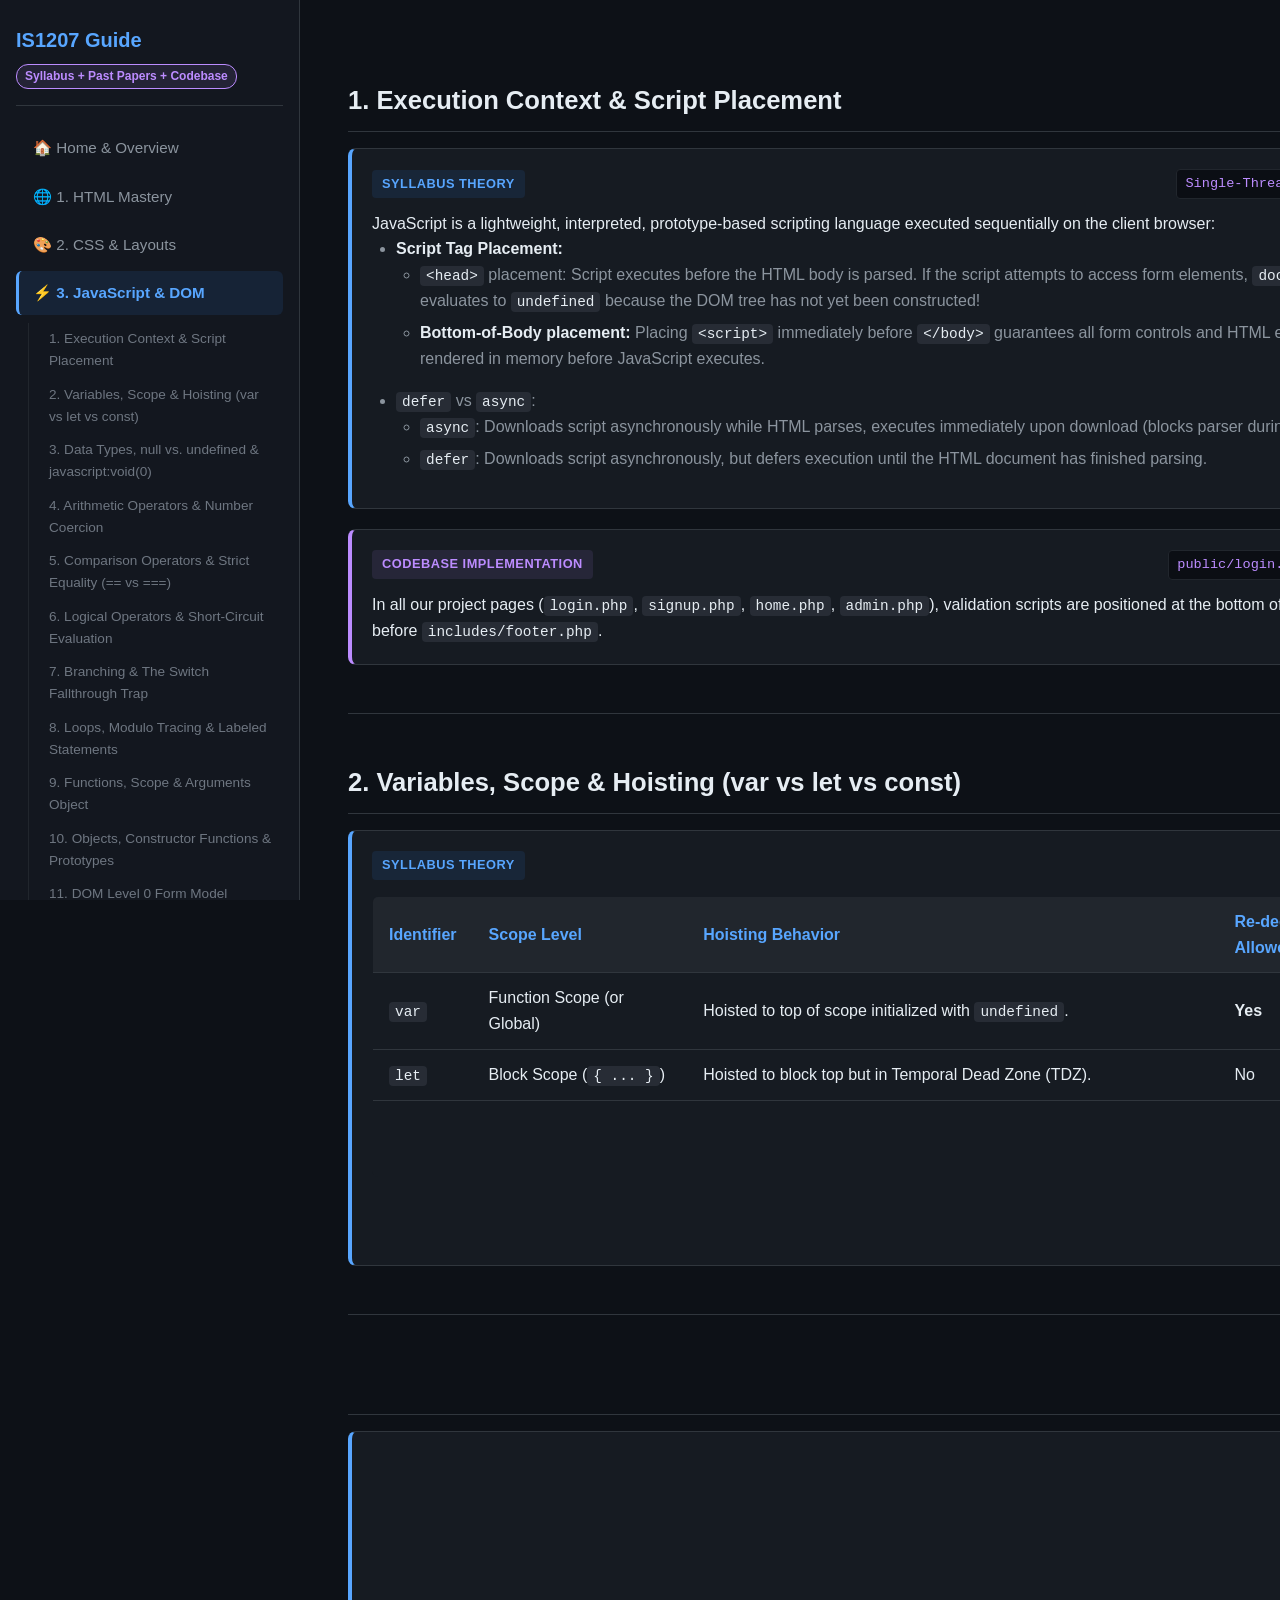
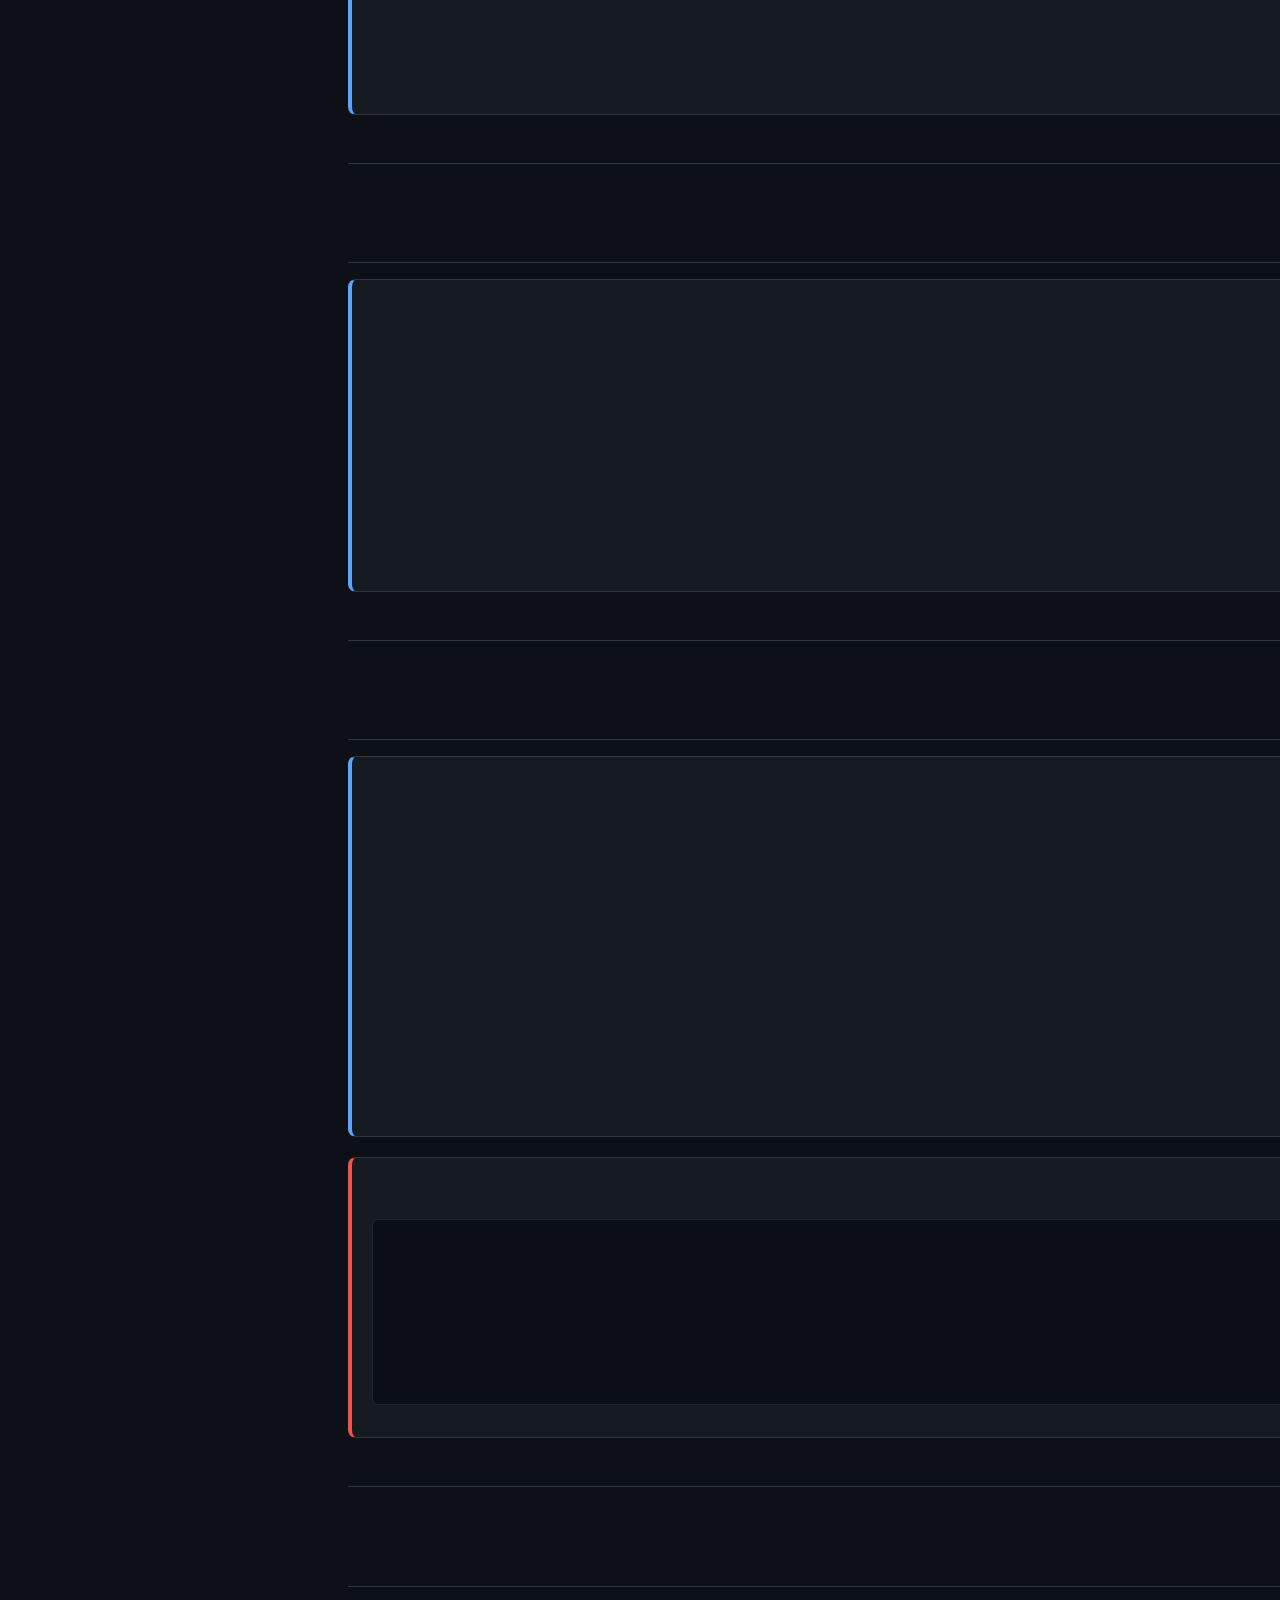
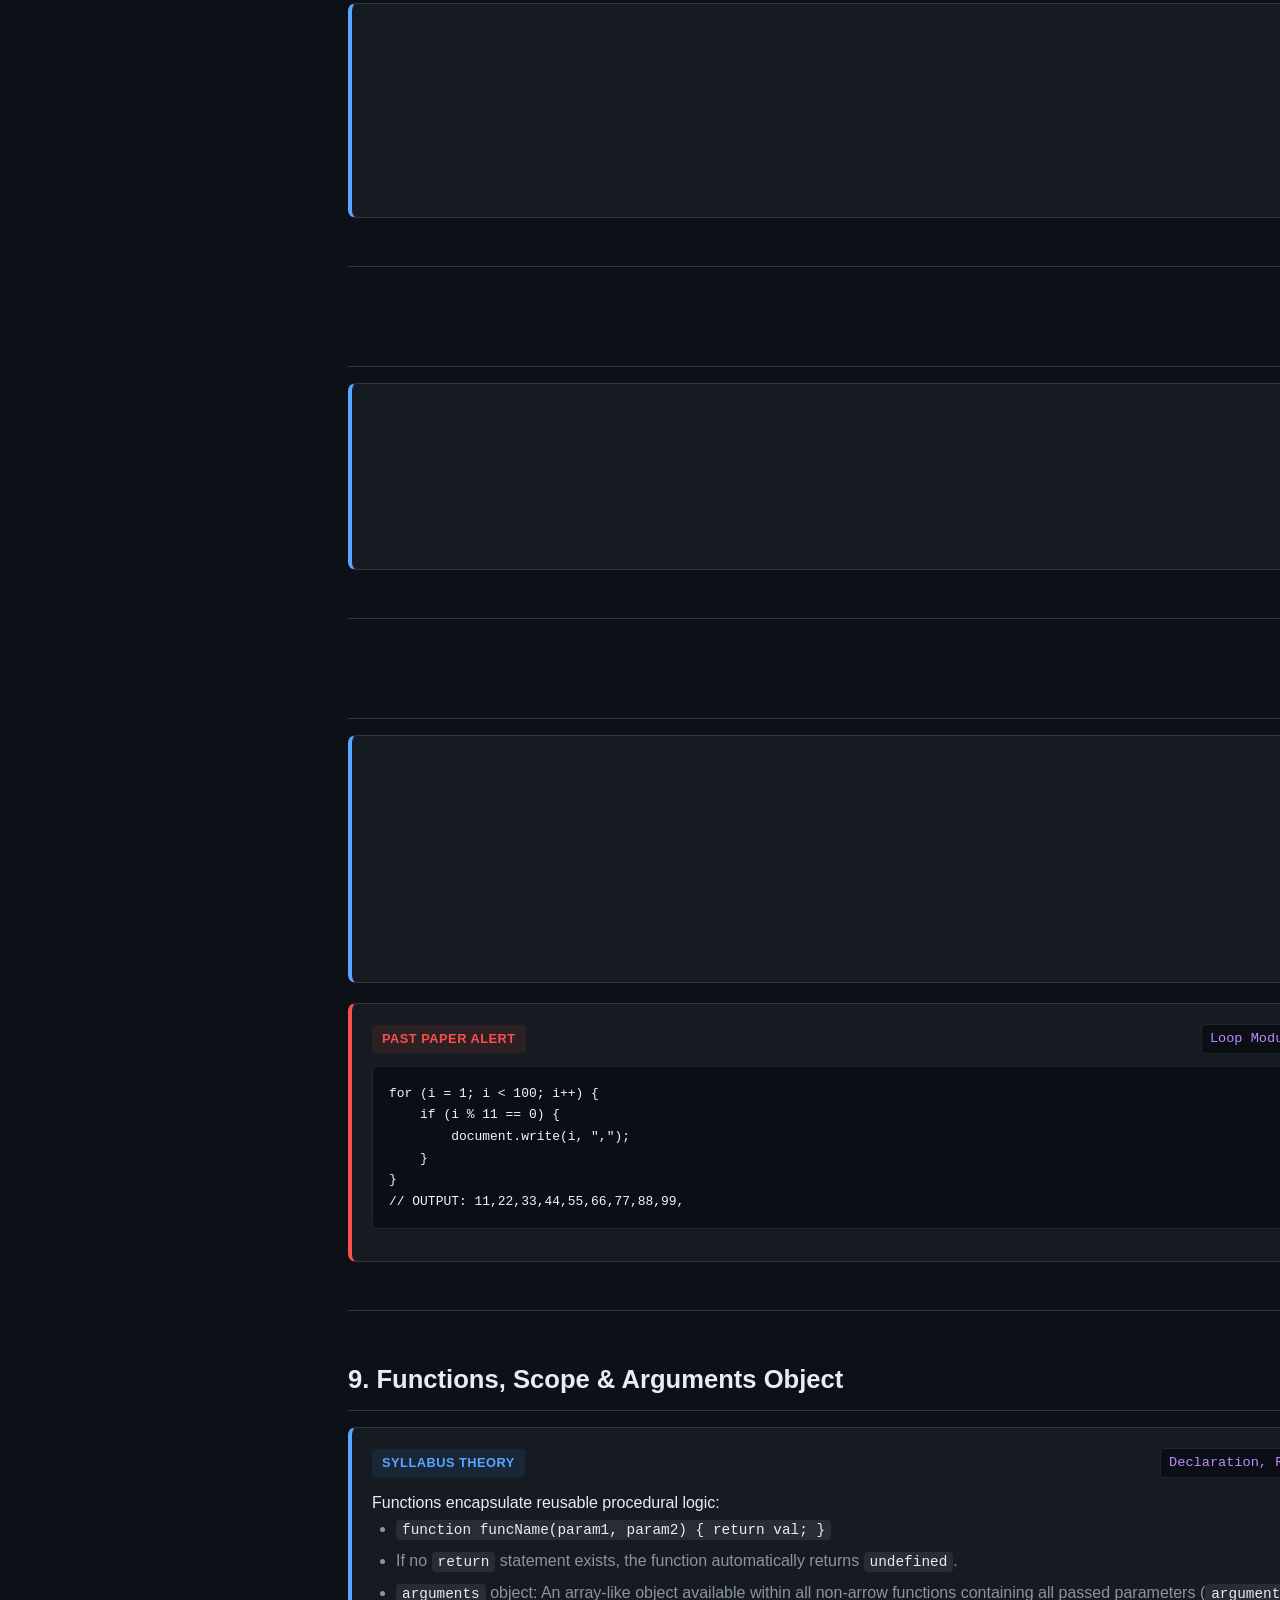
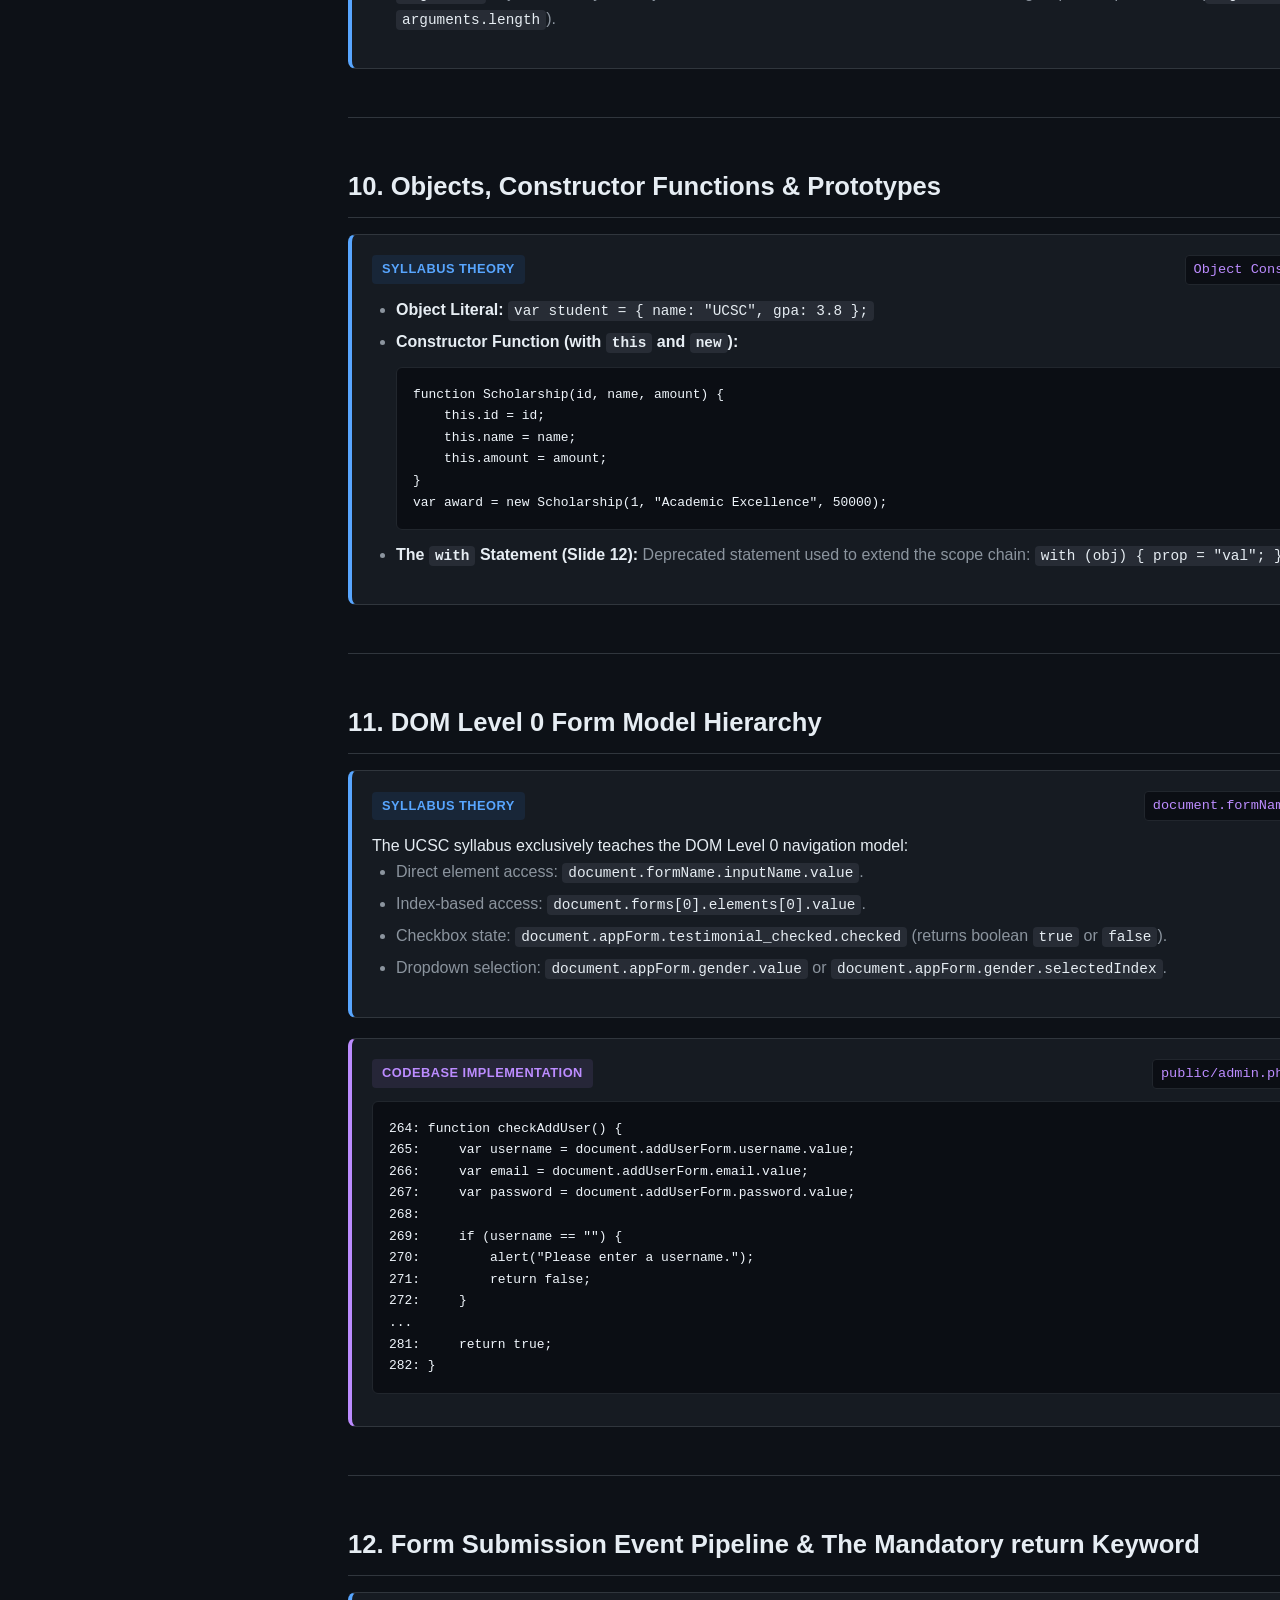
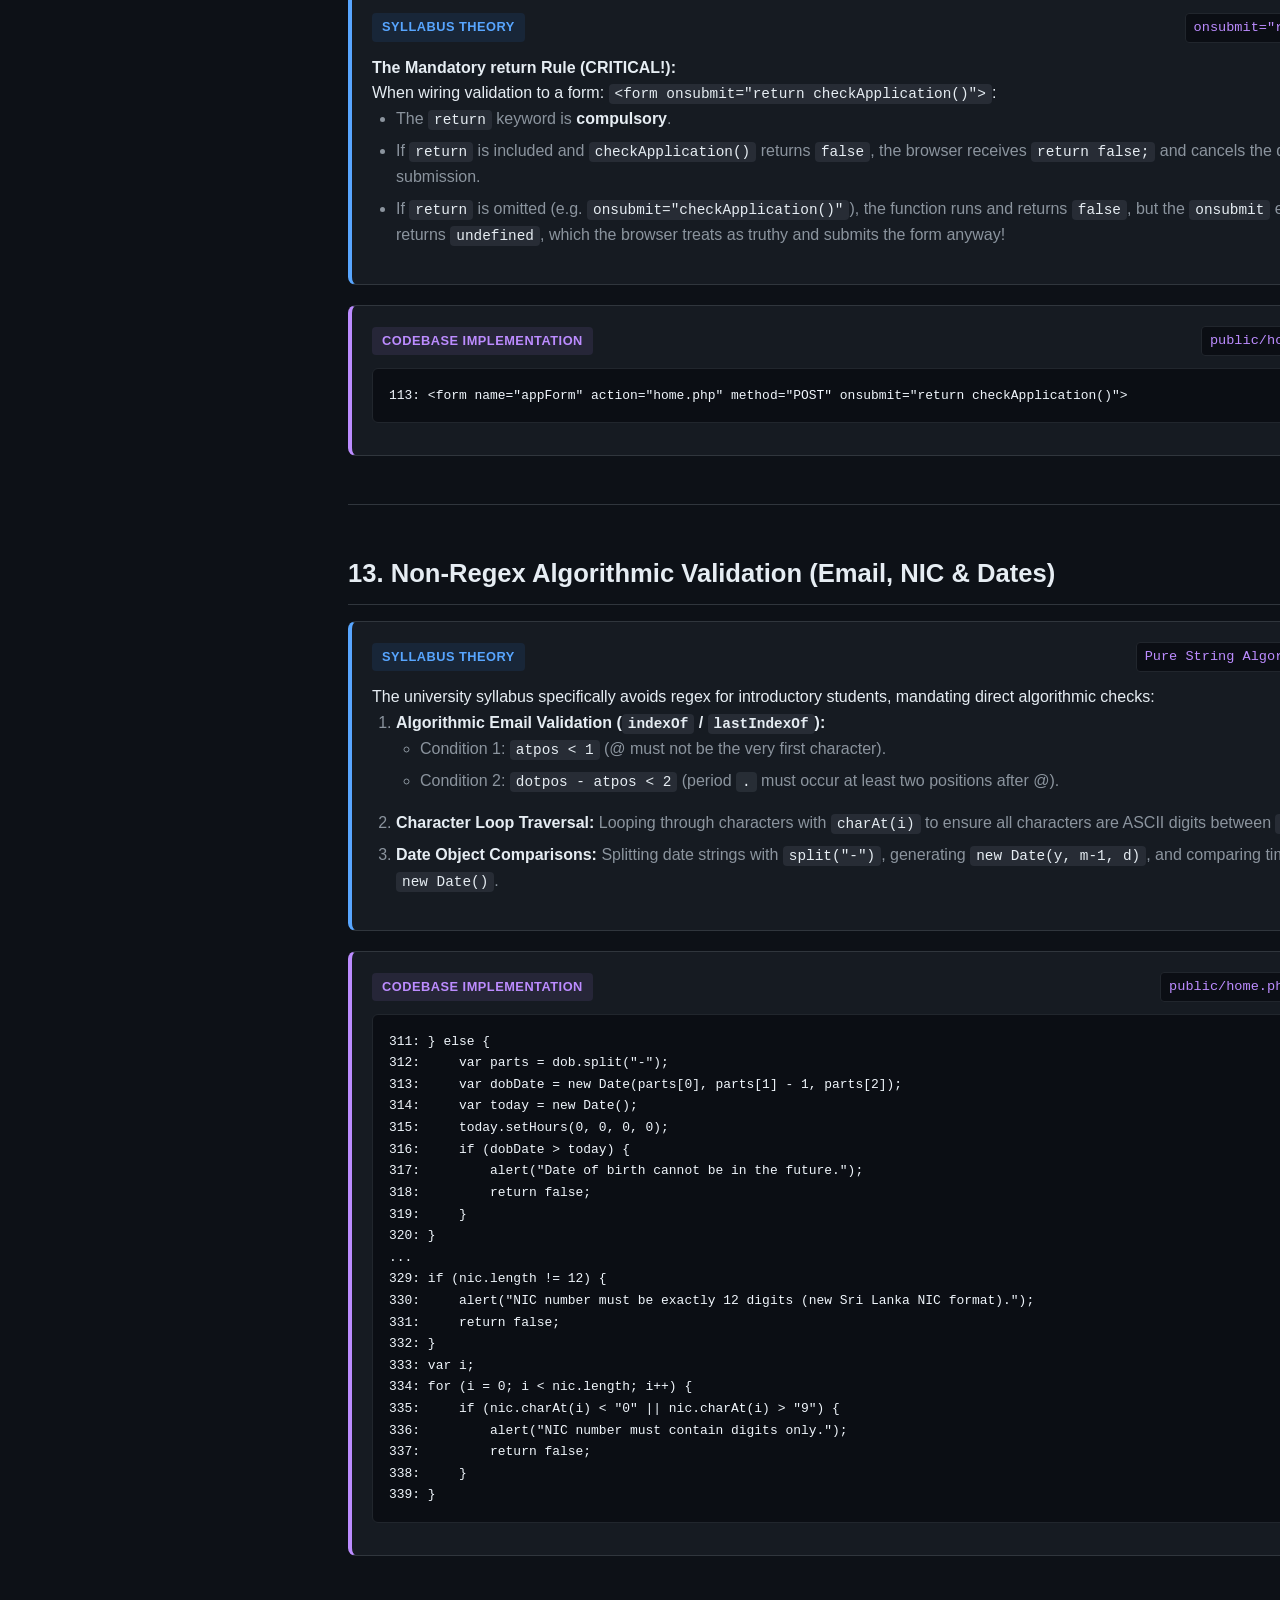
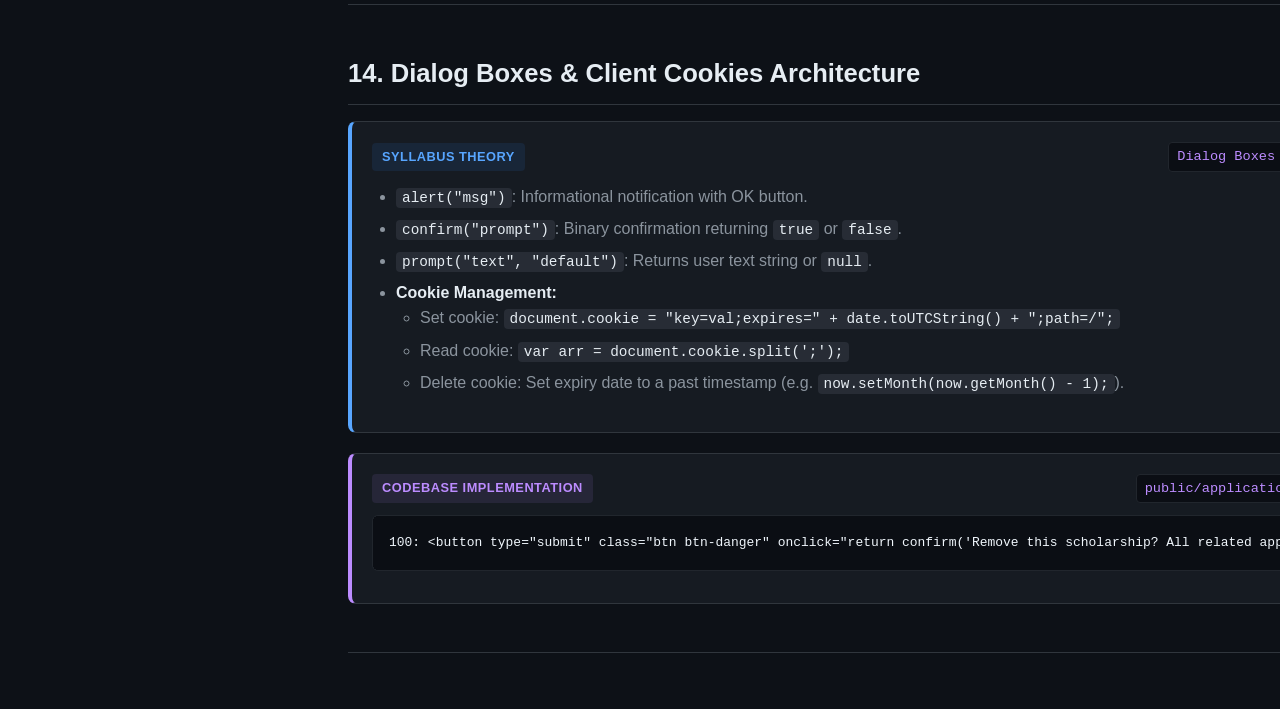
<file: GUIDE/js.html>
<!DOCTYPE html>
<html lang="en">
<head>
    <meta charset="UTF-8">
    <meta name="viewport" content="width=device-width, initial-scale=1.0">
    <title>JavaScript & DOM Level 0 Client Architecture | IS1207 Complete Study Guide</title>
    <link rel="stylesheet" href="assets/style.css">
</head>
<body>
    <aside class="sidebar">
        <div class="sidebar-header">
            <h2>IS1207 Guide</h2>
            <span class="badge">Syllabus + Past Papers + Codebase</span>
        </div>
        <nav class="sidebar-nav">
            <a href="index.html" class="nav-item ">🏠 Home & Overview</a>
<a href="html.html" class="nav-item ">🌐 1. HTML Mastery</a>
<a href="css.html" class="nav-item ">🎨 2. CSS & Layouts</a>
<a href="js.html" class="nav-item active">⚡ 3. JavaScript & DOM</a>
<div class="sub-nav">
  <a href="#sec1">1. Execution Context & Script Placement</a>
  <a href="#sec2">2. Variables, Scope & Hoisting (var vs let vs const)</a>
  <a href="#sec3">3. Data Types, null vs. undefined & javascript:void(0)</a>
  <a href="#sec4">4. Arithmetic Operators & Number Coercion</a>
  <a href="#sec5">5. Comparison Operators & Strict Equality (== vs ===)</a>
  <a href="#sec6">6. Logical Operators & Short-Circuit Evaluation</a>
  <a href="#sec7">7. Branching & The Switch Fallthrough Trap</a>
  <a href="#sec8">8. Loops, Modulo Tracing & Labeled Statements</a>
  <a href="#sec9">9. Functions, Scope & Arguments Object</a>
  <a href="#sec10">10. Objects, Constructor Functions & Prototypes</a>
  <a href="#sec11">11. DOM Level 0 Form Model Hierarchy</a>
  <a href="#sec12">12. Form Submission Event Pipeline & The Mandatory return Keyword</a>
  <a href="#sec13">13. Non-Regex Algorithmic Validation (Email, NIC & Dates)</a>
  <a href="#sec14">14. Dialog Boxes & Client Cookies Architecture</a>
</div>
<a href="php.html" class="nav-item ">🐘 4. PHP & Backend</a>
<a href="sql.html" class="nav-item ">🗄️ 5. SQL & Relational DB</a>
<a href="viva.html" class="nav-item ">🎓 6. Viva Defense & Q&A</a>
<a href="codebase.html" class="nav-item ">💻 7. Codebase Walkthrough</a>

        </nav>
    </aside>
    <main class="main-wrapper">
        <div id="sec1" class="section-anchor"></div>
<h2 class="topic-title">1. Execution Context & Script Placement</h2>

<div class="box box-concept">
    <div class="box-header"><span class="box-tag">Syllabus Theory</span><span class="file-badge">Single-Threaded Client Engine</span></div>
    <p>JavaScript is a lightweight, interpreted, prototype-based scripting language executed sequentially on the client browser:</p>
    <ul>
        <li><strong>Script Tag Placement:</strong>
            <ul>
                <li><code>&lt;head&gt;</code> placement: Script executes before the HTML body is parsed. If the script attempts to access form elements, <code>document.formName</code> evaluates to <code>undefined</code> because the DOM tree has not yet been constructed!</li>
                <li><strong>Bottom-of-Body placement:</strong> Placing <code>&lt;script&gt;</code> immediately before <code>&lt;/body&gt;</code> guarantees all form controls and HTML elements are rendered in memory before JavaScript executes.</li>
            </ul>
        </li>
        <li><code>defer</code> vs <code>async</code>:
            <ul>
                <li><code>async</code>: Downloads script asynchronously while HTML parses, executes immediately upon download (blocks parser during execution).</li>
                <li><code>defer</code>: Downloads script asynchronously, but defers execution until the HTML document has finished parsing.</li>
            </ul>
        </li>
    </ul>
</div>
<div class="box box-codebase">
    <div class="box-header"><span class="box-tag">Codebase Implementation</span><span class="file-badge">public/login.php (Lines 58-73)</span></div>
    <p>In all our project pages (<code>login.php</code>, <code>signup.php</code>, <code>home.php</code>, <code>admin.php</code>), validation scripts are positioned at the bottom of the body right before <code>includes/footer.php</code>.</p>
</div>

<hr>
<div id="sec2" class="section-anchor"></div>
<h2 class="topic-title">2. Variables, Scope & Hoisting (var vs let vs const)</h2>

<div class="box box-concept">
    <div class="box-header"><span class="box-tag">Syllabus Theory</span><span class="file-badge">Scope Hierarchy</span></div>
    <table class="study-table">
        <thead>
            <tr><th>Identifier</th><th>Scope Level</th><th>Hoisting Behavior</th><th>Re-declaration Allowed?</th></tr>
        </thead>
        <tbody>
            <tr><td><code>var</code></td><td>Function Scope (or Global)</td><td>Hoisted to top of scope initialized with <code>undefined</code>.</td><td><strong>Yes</strong></td></tr>
            <tr><td><code>let</code></td><td>Block Scope (<code>{ ... }</code>)</td><td>Hoisted to block top but in Temporal Dead Zone (TDZ).</td><td>No</td></tr>
            <tr><td><code>const</code></td><td>Block Scope (<code>{ ... }</code>)</td><td>Hoisted to block top but in Temporal Dead Zone (TDZ). Immutable binding.</td><td>No</td></tr>
        </tbody>
    </table>
    <p><strong>The Implicit Global Hazard:</strong> Assigning a value to an undeclared variable without <code>var</code>/<code>let</code> (e.g. <code>counter = 0;</code>) automatically attaches that variable as a global property on <code>window.counter</code>, risking variable collisions.</p>
</div>

<hr>
<div id="sec3" class="section-anchor"></div>
<h2 class="topic-title">3. Data Types, null vs. undefined & javascript:void(0)</h2>

<div class="box box-concept">
    <div class="box-header"><span class="box-tag">Syllabus Theory</span><span class="file-badge">Primitive Types &amp; Historical Quirks</span></div>
    <ul>
        <li><strong>Primitive Types:</strong> Number, String, Boolean, Null, Undefined, Symbol (ES6), BigInt.</li>
        <li><strong>The Fundamental <code>null</code> vs <code>undefined</code> Distinction:</strong>
            <ul>
                <li><code>undefined</code>: Variable declared but not assigned a value; or a function returning without a value. <code>typeof undefined === "undefined"</code>.</li>
                <li><code>null</code>: Intentional programmatic representation of an empty object pointer. <code>typeof null === "object"</code> (historical JS quirk).</li>
            </ul>
        </li>
        <li><strong><code>javascript:void(0)</code>:</strong> The <code>void</code> operator evaluates the given expression (<code>0</code>) and unconditionally returns <code>undefined</code>. Frequently used in anchor tags (<code>&lt;a href="javascript:void(0)"&gt;</code>) to prevent browser navigation, URL hashing, or scrolling to top.</li>
    </ul>
</div>

<hr>
<div id="sec4" class="section-anchor"></div>
<h2 class="topic-title">4. Arithmetic Operators & Number Coercion</h2>

<div class="box box-concept">
    <div class="box-header"><span class="box-tag">Syllabus Theory</span><span class="file-badge">+ vs -, *, /, %</span></div>
    <ul>
        <li>The <code>+</code> operator performs string concatenation if <strong>either operand is a string</strong>: <code>"10" + 5</code> evaluates to string <code>"105"</code>.</li>
        <li>All other arithmetic operators (<code>-</code>, <code>*</code>, <code>/</code>, <code>%</code>) automatically coerce operands to numbers:
            <ul>
                <li><code>"10" - 5</code> evaluates to numeric <code>5</code>.</li>
                <li><code>"10" * "2"</code> evaluates to numeric <code>20</code>.</li>
                <li><code>"10" / "2"</code> evaluates to numeric <code>5</code>.</li>
                <li><code>"10" % 3</code> evaluates to numeric <code>1</code> (remainder).</li>
                <li><code>"abc" - 5</code> evaluates to <code>NaN</code> (Not-a-Number).</li>
            </ul>
        </li>
    </ul>
</div>

<hr>
<div id="sec5" class="section-anchor"></div>
<h2 class="topic-title">5. Comparison Operators & Strict Equality (== vs ===)</h2>

<div class="box box-concept">
    <div class="box-header"><span class="box-tag">Syllabus Theory</span><span class="file-badge">Loose vs Strict Equality</span></div>
    <ul>
        <li><strong>Loose Equality (<code>==</code>):</strong> Performs implicit type coercion to convert operands to a common type before comparison:
            <ul>
                <li><code>10 == "10"</code> &rarr; <strong>true</strong> (String coerced to Number).</li>
                <li><code>0 == false</code> &rarr; <strong>true</strong> (Boolean coerced to Number: <code>false</code> &rarr; <code>0</code>).</li>
                <li><code>null == undefined</code> &rarr; <strong>true</strong>.</li>
                <li><code>"" == 0</code> &rarr; <strong>true</strong>.</li>
            </ul>
        </li>
        <li><strong>Strict Equality (<code>===</code>):</strong> Checks both <strong>value AND data type</strong> without coercion:
            <ul>
                <li><code>10 === "10"</code> &rarr; <strong>false</strong> (Number vs String).</li>
                <li><code>0 === false</code> &rarr; <strong>false</strong> (Number vs Boolean).</li>
                <li><code>null === undefined</code> &rarr; <strong>false</strong>.</li>
            </ul>
        </li>
    </ul>
</div>
<div class="box box-exam">
    <div class="box-header"><span class="box-tag">Past Paper Alert</span><span class="file-badge">IS1207 2025 Paper Q3 Pattern</span></div>
    <pre><code>let a = 10, b = "10";
document.write("a == b -> " + (a == b) + "&lt;br&gt;");
document.write("a === b -> " + (a === b) + "&lt;br&gt;");

&lt;!-- OUTPUT --&gt;
a == b -> true
a === b -> false</code></pre>
</div>

<hr>
<div id="sec6" class="section-anchor"></div>
<h2 class="topic-title">6. Logical Operators & Short-Circuit Evaluation</h2>

<div class="box box-concept">
    <div class="box-header"><span class="box-tag">Syllabus Theory</span><span class="file-badge">&amp;&amp;, ||, !</span></div>
    <p>JavaScript logical operators utilize short-circuit evaluation:</p>
    <ul>
        <li><code>expr1 &amp;&amp; expr2</code>: If <code>expr1</code> is falsy, short-circuits immediately and returns <code>expr1</code> without evaluating <code>expr2</code>.</li>
        <li><code>expr1 || expr2</code>: If <code>expr1</code> is truthy, short-circuits immediately and returns <code>expr1</code> without evaluating <code>expr2</code>.</li>
        <li><strong>Falsy values in JS:</strong> <code>false</code>, <code>0</code>, <code>""</code> (empty string), <code>null</code>, <code>undefined</code>, <code>NaN</code>. All other values are truthy.</li>
    </ul>
</div>

<hr>
<div id="sec7" class="section-anchor"></div>
<h2 class="topic-title">7. Branching & The Switch Fallthrough Trap</h2>

<div class="box box-concept">
    <div class="box-header"><span class="box-tag">Syllabus Theory</span><span class="file-badge">switch Case Matching</span></div>
    <p>The <code>switch</code> statement matches expressions using strict equality (<code>===</code>).</p>
    <p><strong>The Fallthrough Trap (EXAM FAVORITE!):</strong></p>
    <p>If a <code>break</code> statement is omitted at the end of a matching <code>case</code> block, JavaScript <strong>falls through into every subsequent case block</strong>, executing all subsequent code regardless of whether the condition matches, until it hits a <code>break</code> or ends!</p>
</div>

<hr>
<div id="sec8" class="section-anchor"></div>
<h2 class="topic-title">8. Loops, Modulo Tracing & Labeled Statements</h2>

<div class="box box-concept">
    <div class="box-header"><span class="box-tag">Syllabus Theory</span><span class="file-badge">while, do-while, for &amp; Labels</span></div>
    <ul>
        <li><code>while (condition)</code>: Pre-condition check (may execute 0 times).</li>
        <li><code>do { ... } while (condition);</code>: Post-condition check (guaranteed to execute at least once).</li>
        <li><code>for (init; condition; increment)</code>: Standard counter loop.</li>
        <li><strong>Labeled Statements:</strong> Assigns an identifier label to an outer loop, permitting <code>break label;</code> or <code>continue label;</code> to escape deeply nested loops directly.</li>
    </ul>
</div>
<div class="box box-exam">
    <div class="box-header"><span class="box-tag">Past Paper Alert</span><span class="file-badge">Loop Modulo Output Tracing</span></div>
    <pre><code>for (i = 1; i &lt; 100; i++) {
    if (i % 11 == 0) {
        document.write(i, ",");
    }
}
// OUTPUT: 11,22,33,44,55,66,77,88,99,</code></pre>
</div>

<hr>
<div id="sec9" class="section-anchor"></div>
<h2 class="topic-title">9. Functions, Scope & Arguments Object</h2>

<div class="box box-concept">
    <div class="box-header"><span class="box-tag">Syllabus Theory</span><span class="file-badge">Declaration, Return &amp; Arguments</span></div>
    <p>Functions encapsulate reusable procedural logic:</p>
    <ul>
        <li><code>function funcName(param1, param2) { return val; }</code></li>
        <li>If no <code>return</code> statement exists, the function automatically returns <code>undefined</code>.</li>
        <li><code>arguments</code> object: An array-like object available within all non-arrow functions containing all passed parameters (<code>arguments[0]</code>, <code>arguments.length</code>).</li>
    </ul>
</div>

<hr>
<div id="sec10" class="section-anchor"></div>
<h2 class="topic-title">10. Objects, Constructor Functions & Prototypes</h2>

<div class="box box-concept">
    <div class="box-header"><span class="box-tag">Syllabus Theory</span><span class="file-badge">Object Construction Patterns</span></div>
    <ul>
        <li><strong>Object Literal:</strong> <code>var student = { name: "UCSC", gpa: 3.8 };</code></li>
        <li><strong>Constructor Function (with <code>this</code> and <code>new</code>):</strong>
            <pre><code>function Scholarship(id, name, amount) {
    this.id = id;
    this.name = name;
    this.amount = amount;
}
var award = new Scholarship(1, "Academic Excellence", 50000);</code></pre>
        </li>
        <li><strong>The <code>with</code> Statement (Slide 12):</strong> Deprecated statement used to extend the scope chain: <code>with (obj) { prop = "val"; }</code>.</li>
    </ul>
</div>

<hr>
<div id="sec11" class="section-anchor"></div>
<h2 class="topic-title">11. DOM Level 0 Form Model Hierarchy</h2>

<div class="box box-concept">
    <div class="box-header"><span class="box-tag">Syllabus Theory</span><span class="file-badge">document.formName.fieldName.value</span></div>
    <p>The UCSC syllabus exclusively teaches the DOM Level 0 navigation model:</p>
    <ul>
        <li>Direct element access: <code>document.formName.inputName.value</code>.</li>
        <li>Index-based access: <code>document.forms[0].elements[0].value</code>.</li>
        <li>Checkbox state: <code>document.appForm.testimonial_checked.checked</code> (returns boolean <code>true</code> or <code>false</code>).</li>
        <li>Dropdown selection: <code>document.appForm.gender.value</code> or <code>document.appForm.gender.selectedIndex</code>.</li>
    </ul>
</div>
<div class="box box-codebase">
    <div class="box-header"><span class="box-tag">Codebase Implementation</span><span class="file-badge">public/admin.php (Lines 264-280)</span></div>
    <pre><code>264: function checkAddUser() {
265:     var username = document.addUserForm.username.value;
266:     var email = document.addUserForm.email.value;
267:     var password = document.addUserForm.password.value;
268: 
269:     if (username == "") {
270:         alert("Please enter a username.");
271:         return false;
272:     }
...
281:     return true;
282: }</code></pre>
</div>

<hr>
<div id="sec12" class="section-anchor"></div>
<h2 class="topic-title">12. Form Submission Event Pipeline & The Mandatory return Keyword</h2>

<div class="box box-concept">
    <div class="box-header"><span class="box-tag">Syllabus Theory</span><span class="file-badge">onsubmit="return validate()"</span></div>
    <p><strong>The Mandatory return Rule (CRITICAL!):</strong></p>
    <p>When wiring validation to a form: <code>&lt;form onsubmit="return checkApplication()"&gt;</code>:</p>
    <ul>
        <li>The <code>return</code> keyword is <strong>compulsory</strong>.</li>
        <li>If <code>return</code> is included and <code>checkApplication()</code> returns <code>false</code>, the browser receives <code>return false;</code> and cancels the default HTTP form submission.</li>
        <li>If <code>return</code> is omitted (e.g. <code>onsubmit="checkApplication()"</code>), the function runs and returns <code>false</code>, but the <code>onsubmit</code> event handler itself returns <code>undefined</code>, which the browser treats as truthy and submits the form anyway!</li>
    </ul>
</div>
<div class="box box-codebase">
    <div class="box-header"><span class="box-tag">Codebase Implementation</span><span class="file-badge">public/home.php (Line 113)</span></div>
    <pre><code>113: &lt;form name="appForm" action="home.php" method="POST" onsubmit="return checkApplication()"&gt;</code></pre>
</div>

<hr>
<div id="sec13" class="section-anchor"></div>
<h2 class="topic-title">13. Non-Regex Algorithmic Validation (Email, NIC & Dates)</h2>

<div class="box box-concept">
    <div class="box-header"><span class="box-tag">Syllabus Theory</span><span class="file-badge">Pure String Algorithmic Inspection</span></div>
    <p>The university syllabus specifically avoids regex for introductory students, mandating direct algorithmic checks:</p>
    <ol>
        <li><strong>Algorithmic Email Validation (<code>indexOf</code> / <code>lastIndexOf</code>):</strong>
            <ul>
                <li>Condition 1: <code>atpos &lt; 1</code> (&commat; must not be the very first character).</li>
                <li>Condition 2: <code>dotpos - atpos &lt; 2</code> (period <code>.</code> must occur at least two positions after &commat;).</li>
            </ul>
        </li>
        <li><strong>Character Loop Traversal:</strong> Looping through characters with <code>charAt(i)</code> to ensure all characters are ASCII digits between <code>"0"</code> and <code>"9"</code>.</li>
        <li><strong>Date Object Comparisons:</strong> Splitting date strings with <code>split("-")</code>, generating <code>new Date(y, m-1, d)</code>, and comparing timestamps against <code>new Date()</code>.</li>
    </ol>
</div>
<div class="box box-codebase">
    <div class="box-header"><span class="box-tag">Codebase Implementation</span><span class="file-badge">public/home.php (Lines 311-339)</span></div>
    <pre><code>311: } else {
312:     var parts = dob.split("-");
313:     var dobDate = new Date(parts[0], parts[1] - 1, parts[2]);
314:     var today = new Date();
315:     today.setHours(0, 0, 0, 0);
316:     if (dobDate &gt; today) {
317:         alert("Date of birth cannot be in the future.");
318:         return false;
319:     }
320: }
...
329: if (nic.length != 12) {
330:     alert("NIC number must be exactly 12 digits (new Sri Lanka NIC format).");
331:     return false;
332: }
333: var i;
334: for (i = 0; i &lt; nic.length; i++) {
335:     if (nic.charAt(i) &lt; "0" || nic.charAt(i) &gt; "9") {
336:         alert("NIC number must contain digits only.");
337:         return false;
338:     }
339: }</code></pre>
</div>

<hr>
<div id="sec14" class="section-anchor"></div>
<h2 class="topic-title">14. Dialog Boxes & Client Cookies Architecture</h2>

<div class="box box-concept">
    <div class="box-header"><span class="box-tag">Syllabus Theory</span><span class="file-badge">Dialog Boxes + document.cookie</span></div>
    <ul>
        <li><code>alert("msg")</code>: Informational notification with OK button.</li>
        <li><code>confirm("prompt")</code>: Binary confirmation returning <code>true</code> or <code>false</code>.</li>
        <li><code>prompt("text", "default")</code>: Returns user text string or <code>null</code>.</li>
        <li><strong>Cookie Management:</strong>
            <ul>
                <li>Set cookie: <code>document.cookie = "key=val;expires=" + date.toUTCString() + ";path=/";</code></li>
                <li>Read cookie: <code>var arr = document.cookie.split(';');</code></li>
                <li>Delete cookie: Set expiry date to a past timestamp (e.g. <code>now.setMonth(now.getMonth() - 1);</code>).</li>
            </ul>
        </li>
    </ul>
</div>
<div class="box box-codebase">
    <div class="box-header"><span class="box-tag">Codebase Implementation</span><span class="file-badge">public/applications.php (Line 100)</span></div>
    <pre><code>100: &lt;button type="submit" class="btn btn-danger" onclick="return confirm('Remove this scholarship? All related applications will also be deleted.')"&gt;Remove&lt;/button&gt;</code></pre>
</div>

<hr>

    </main>
</body>
</html>
</file>
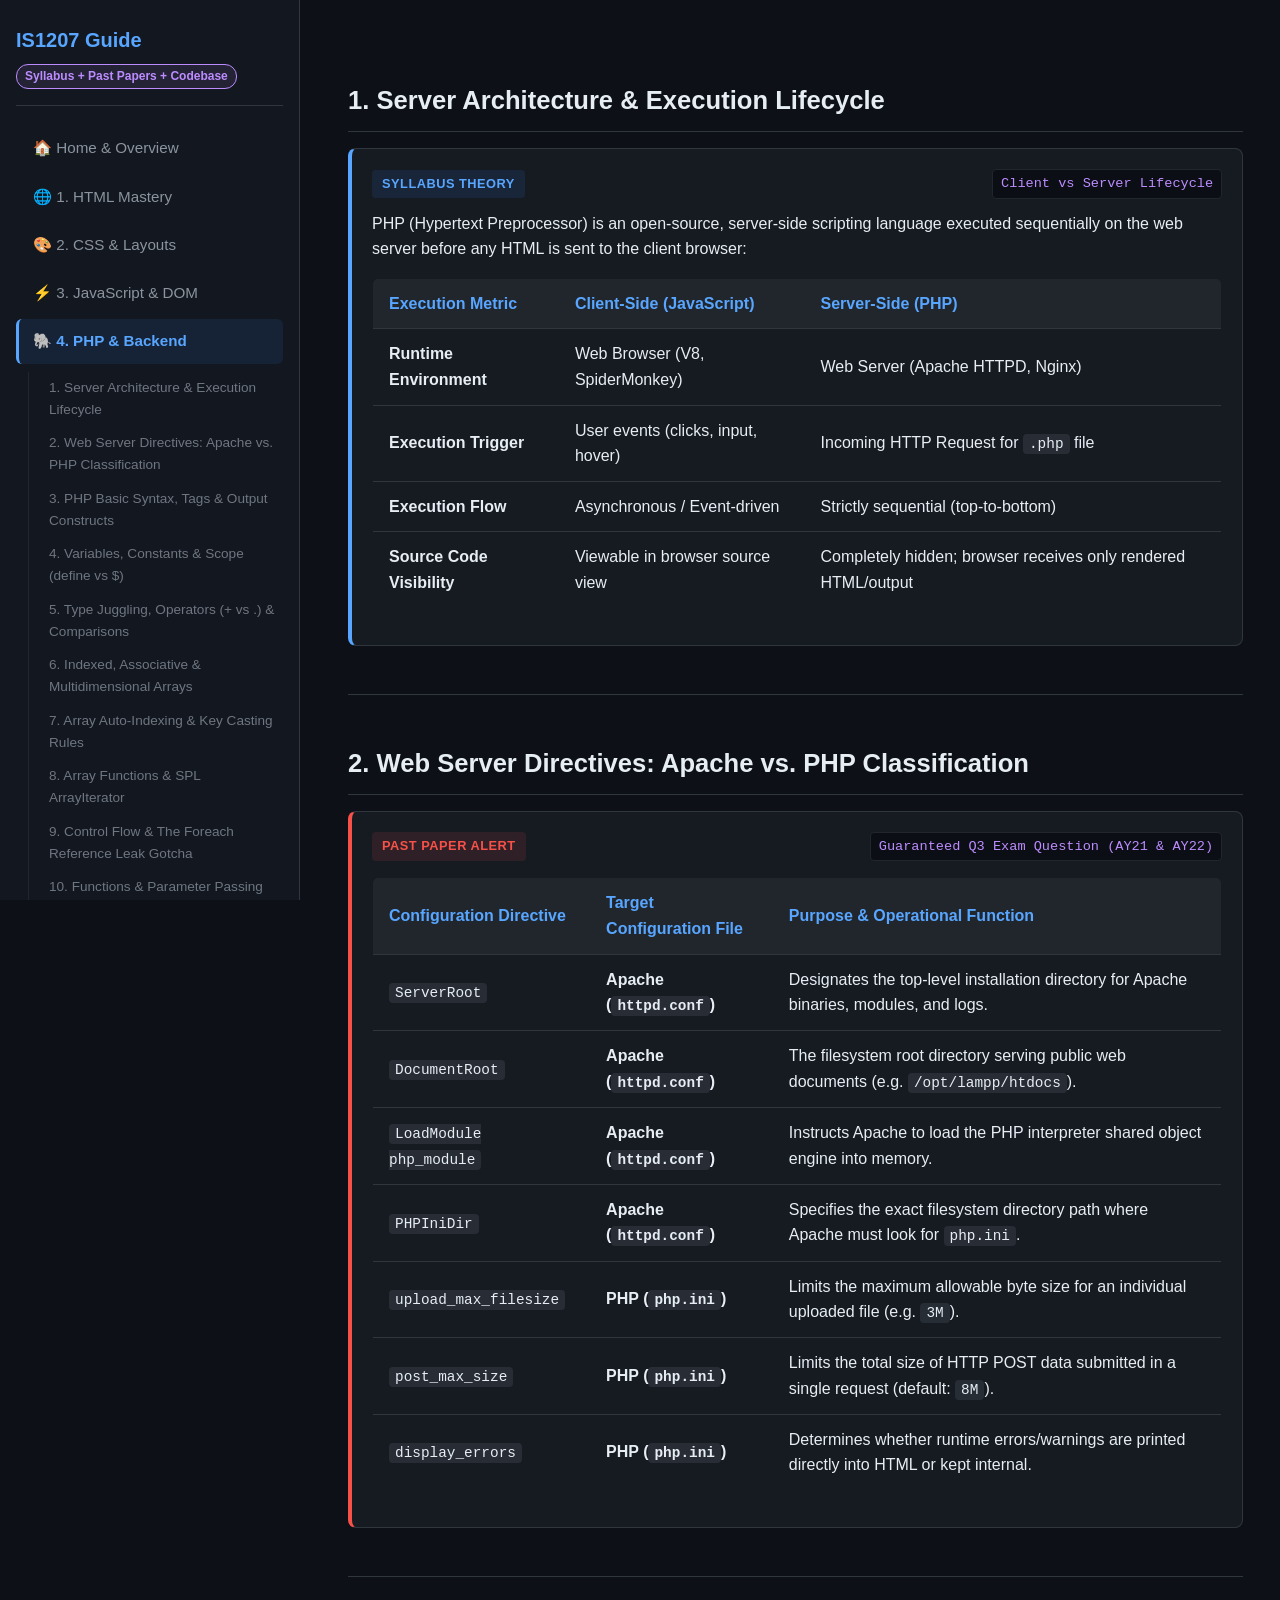
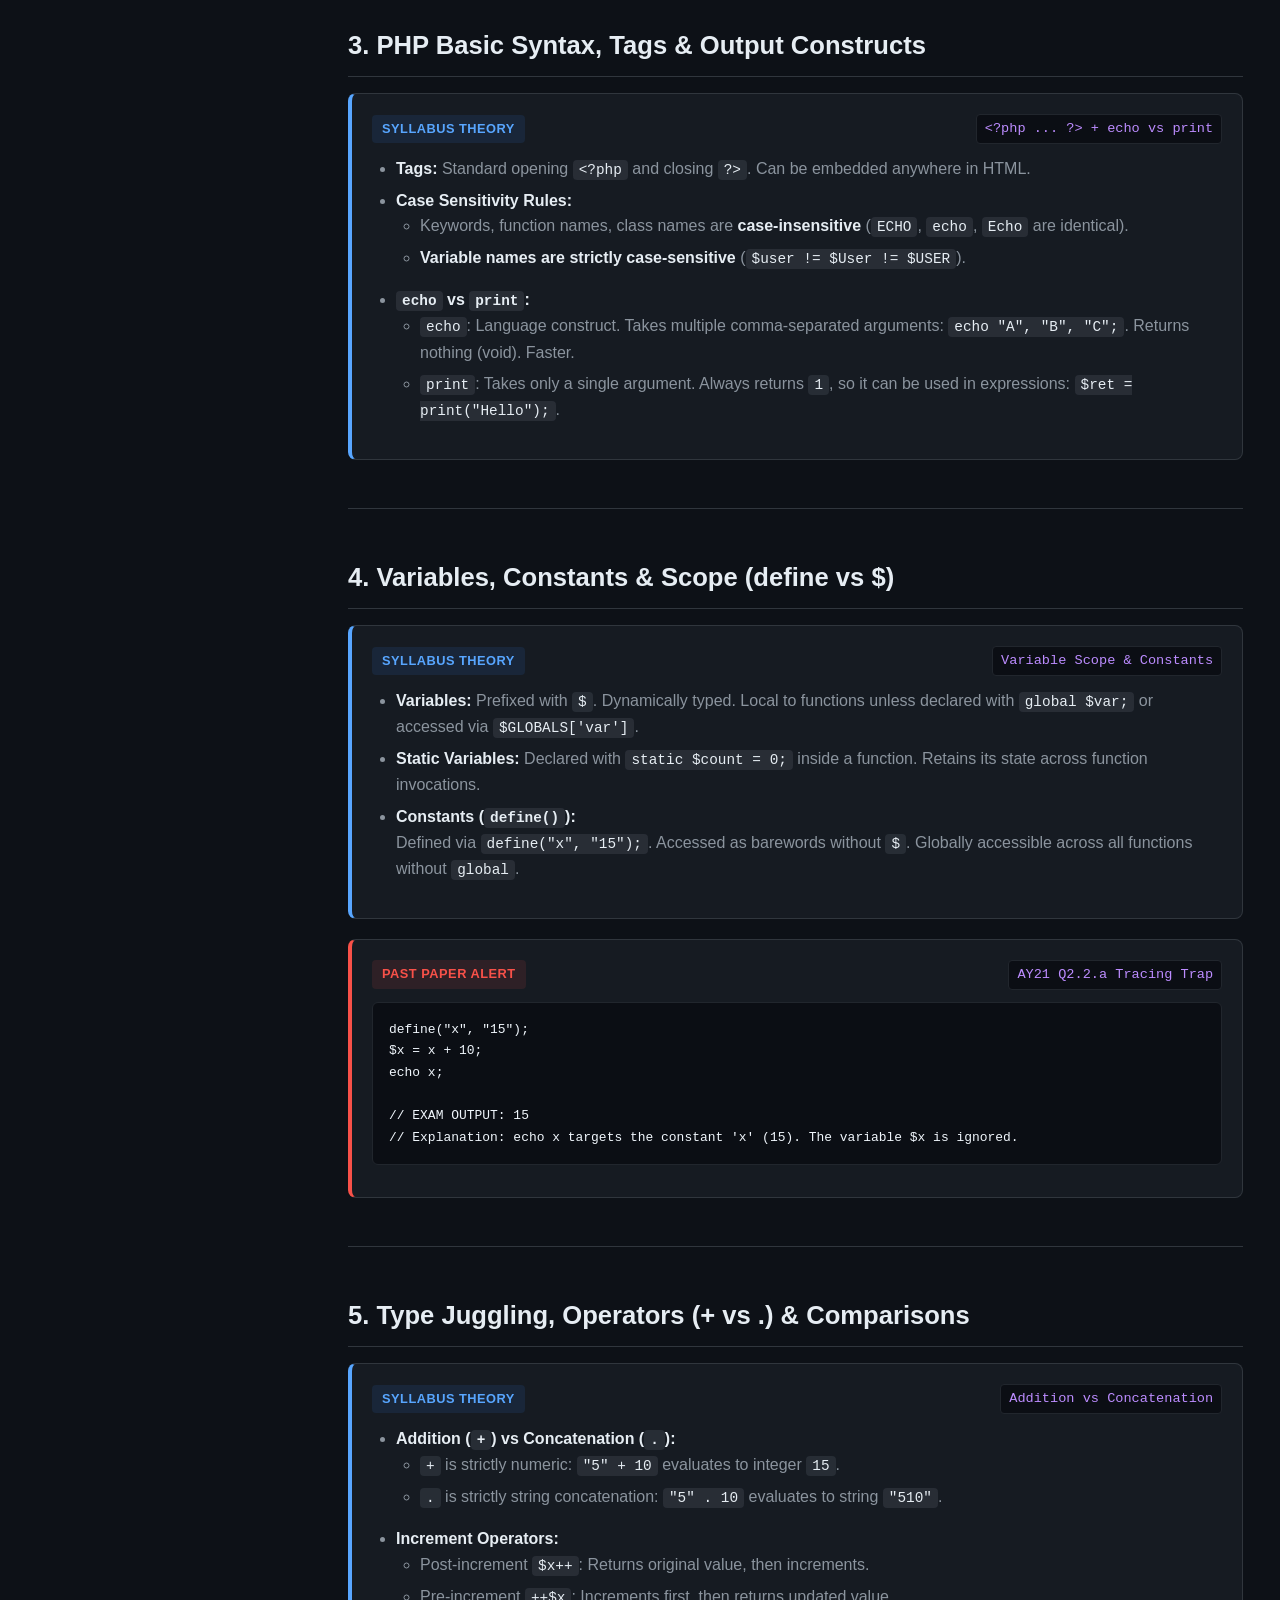
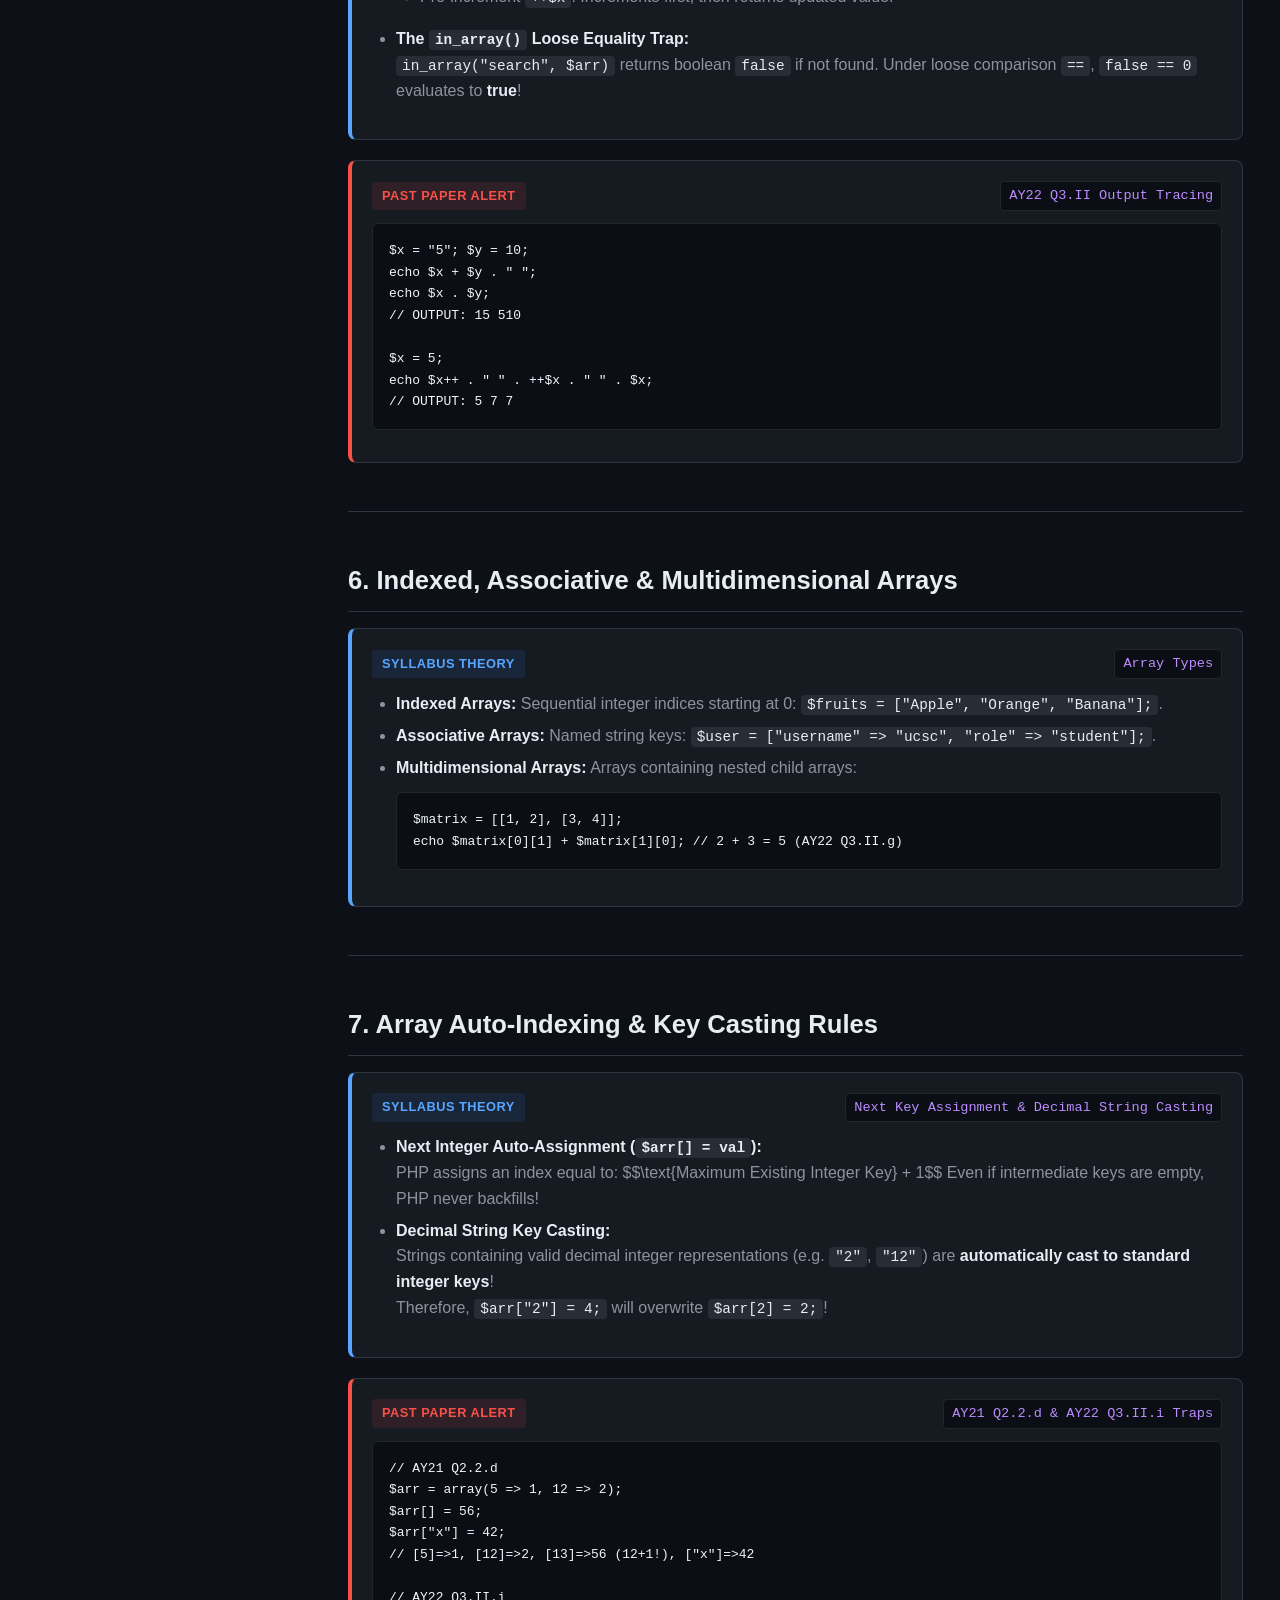
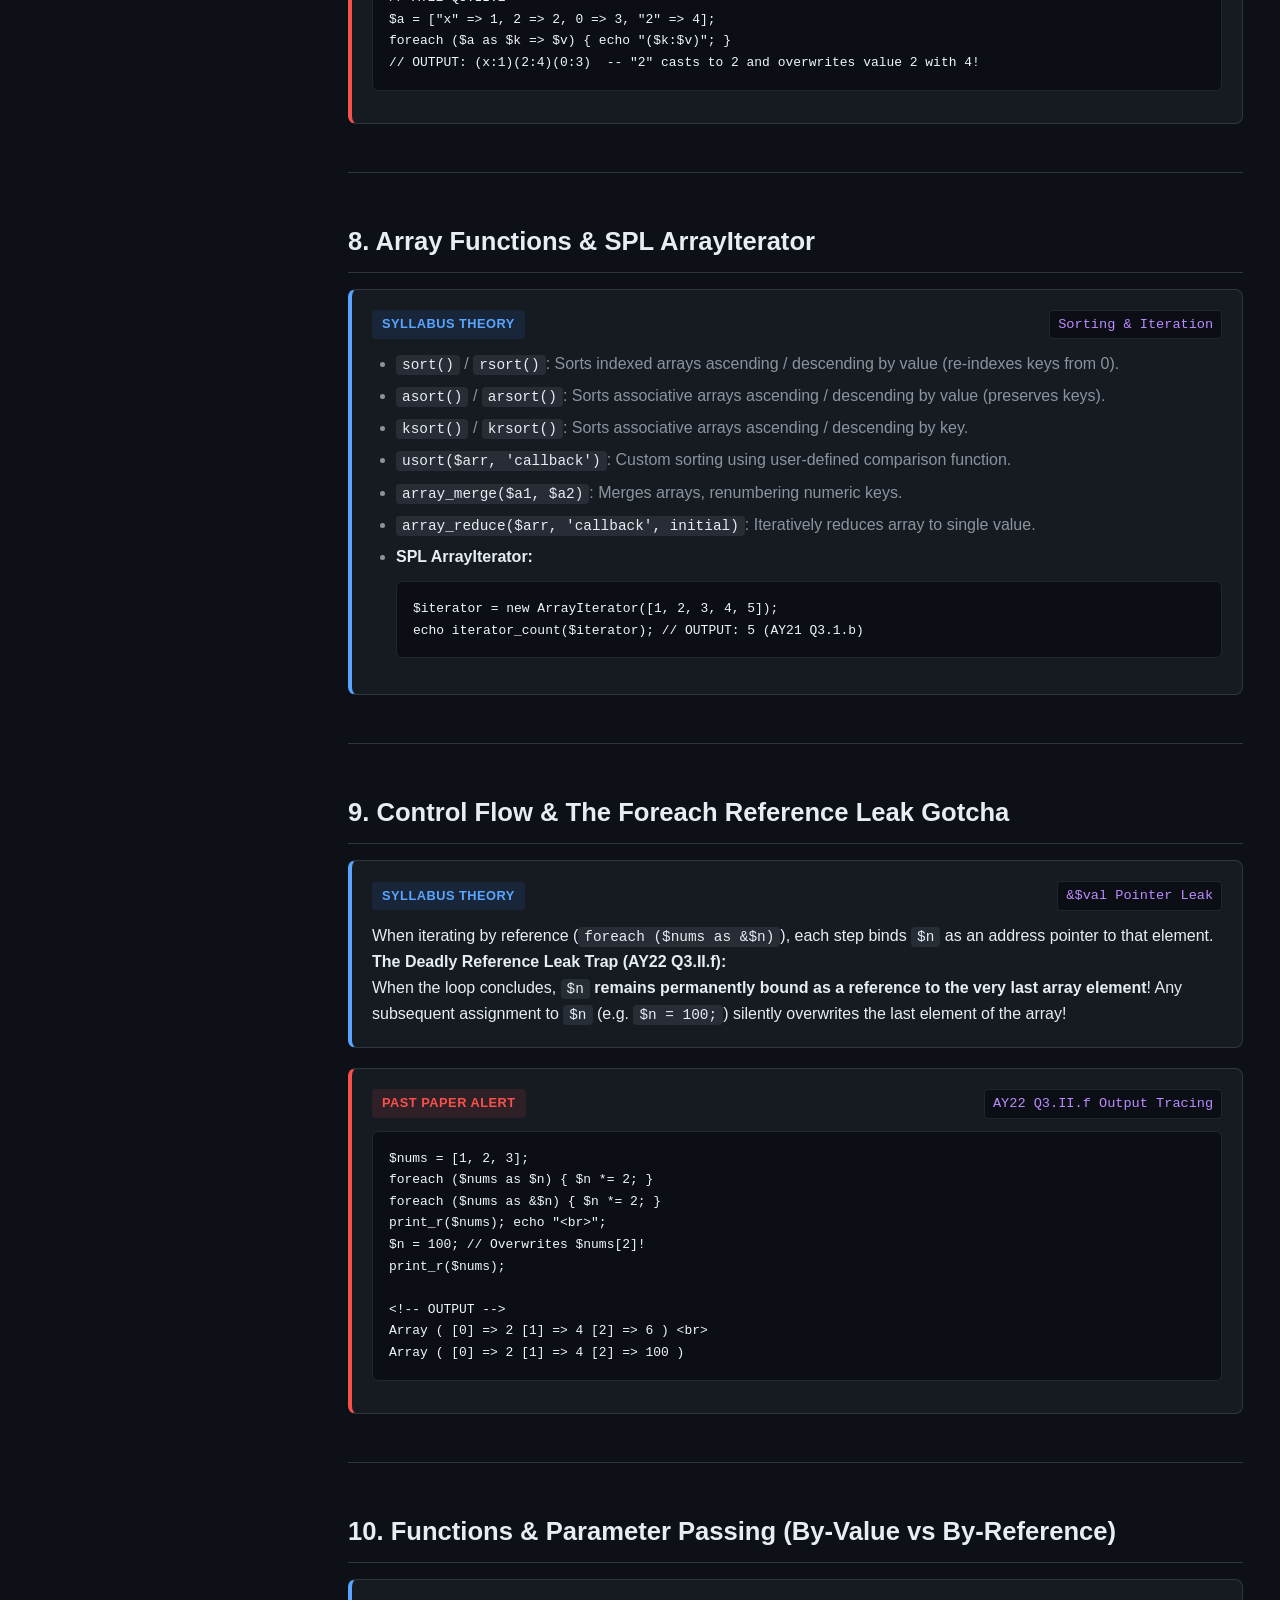
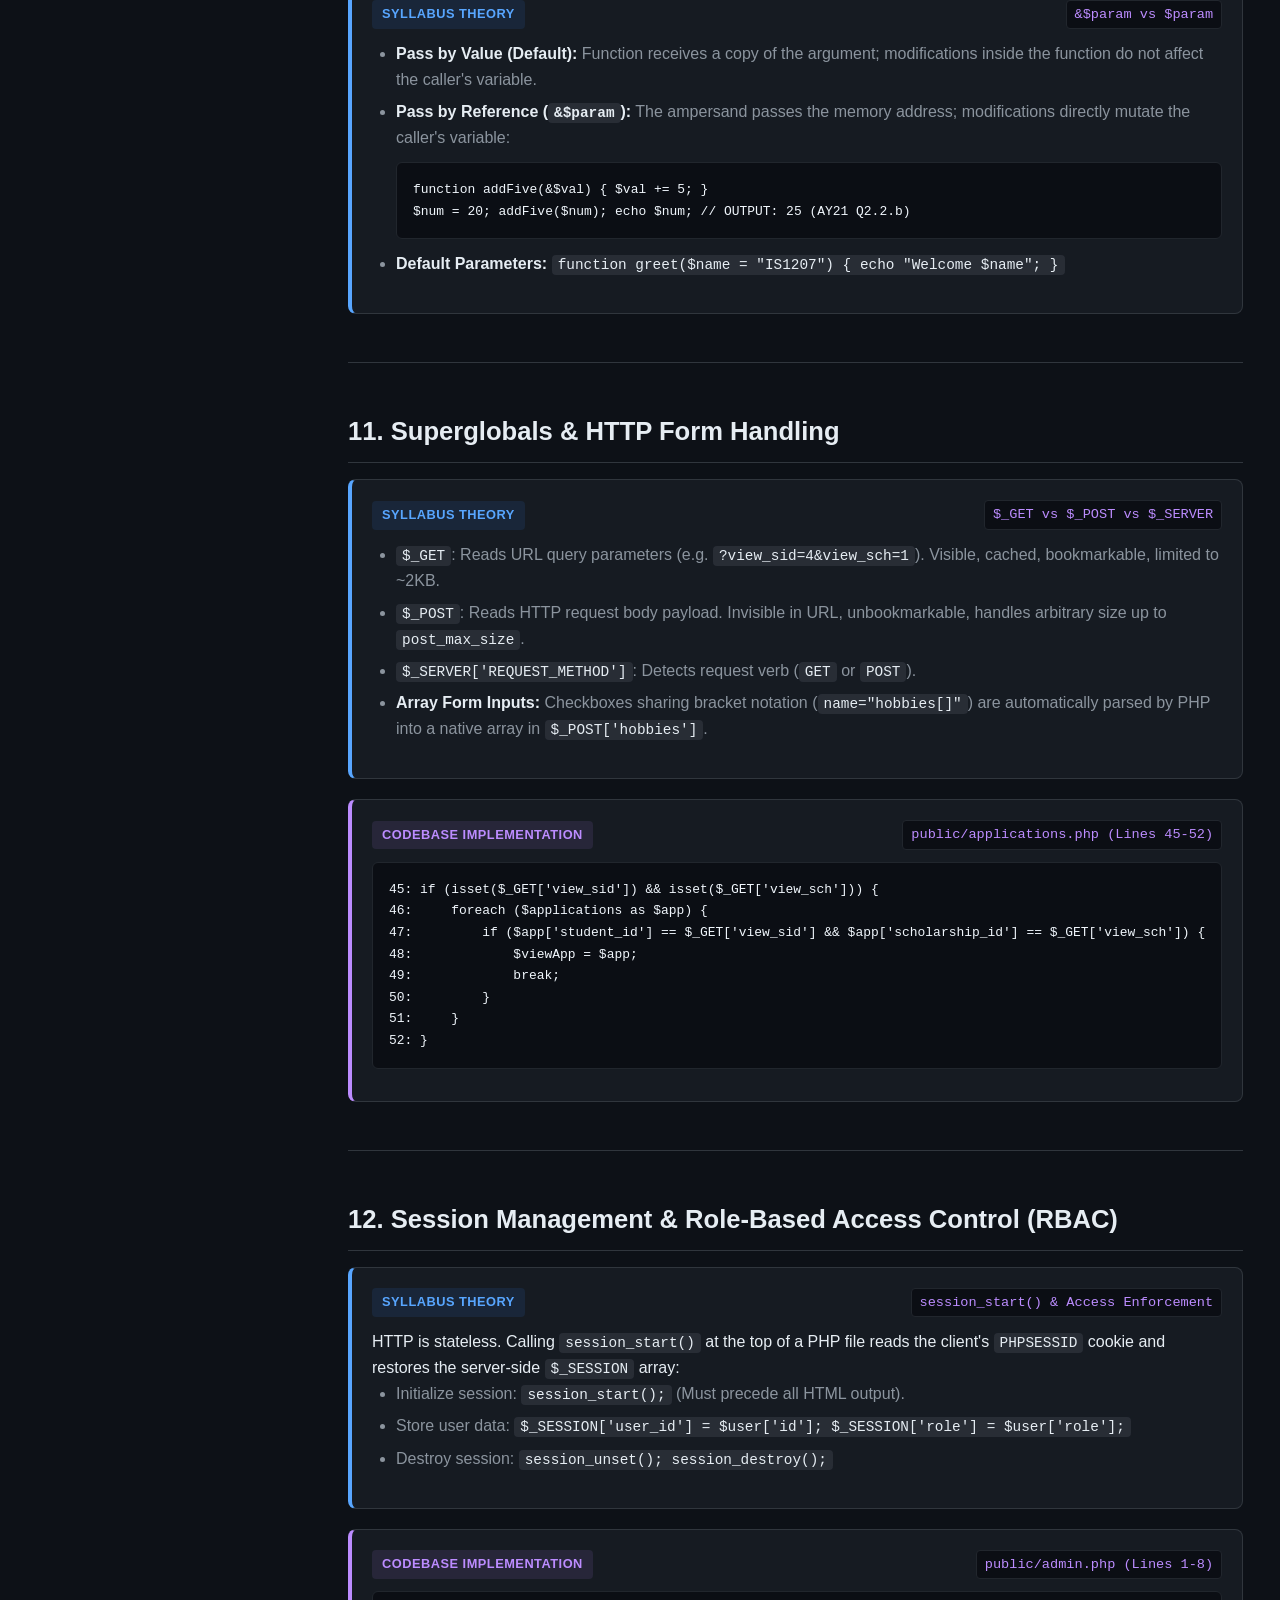
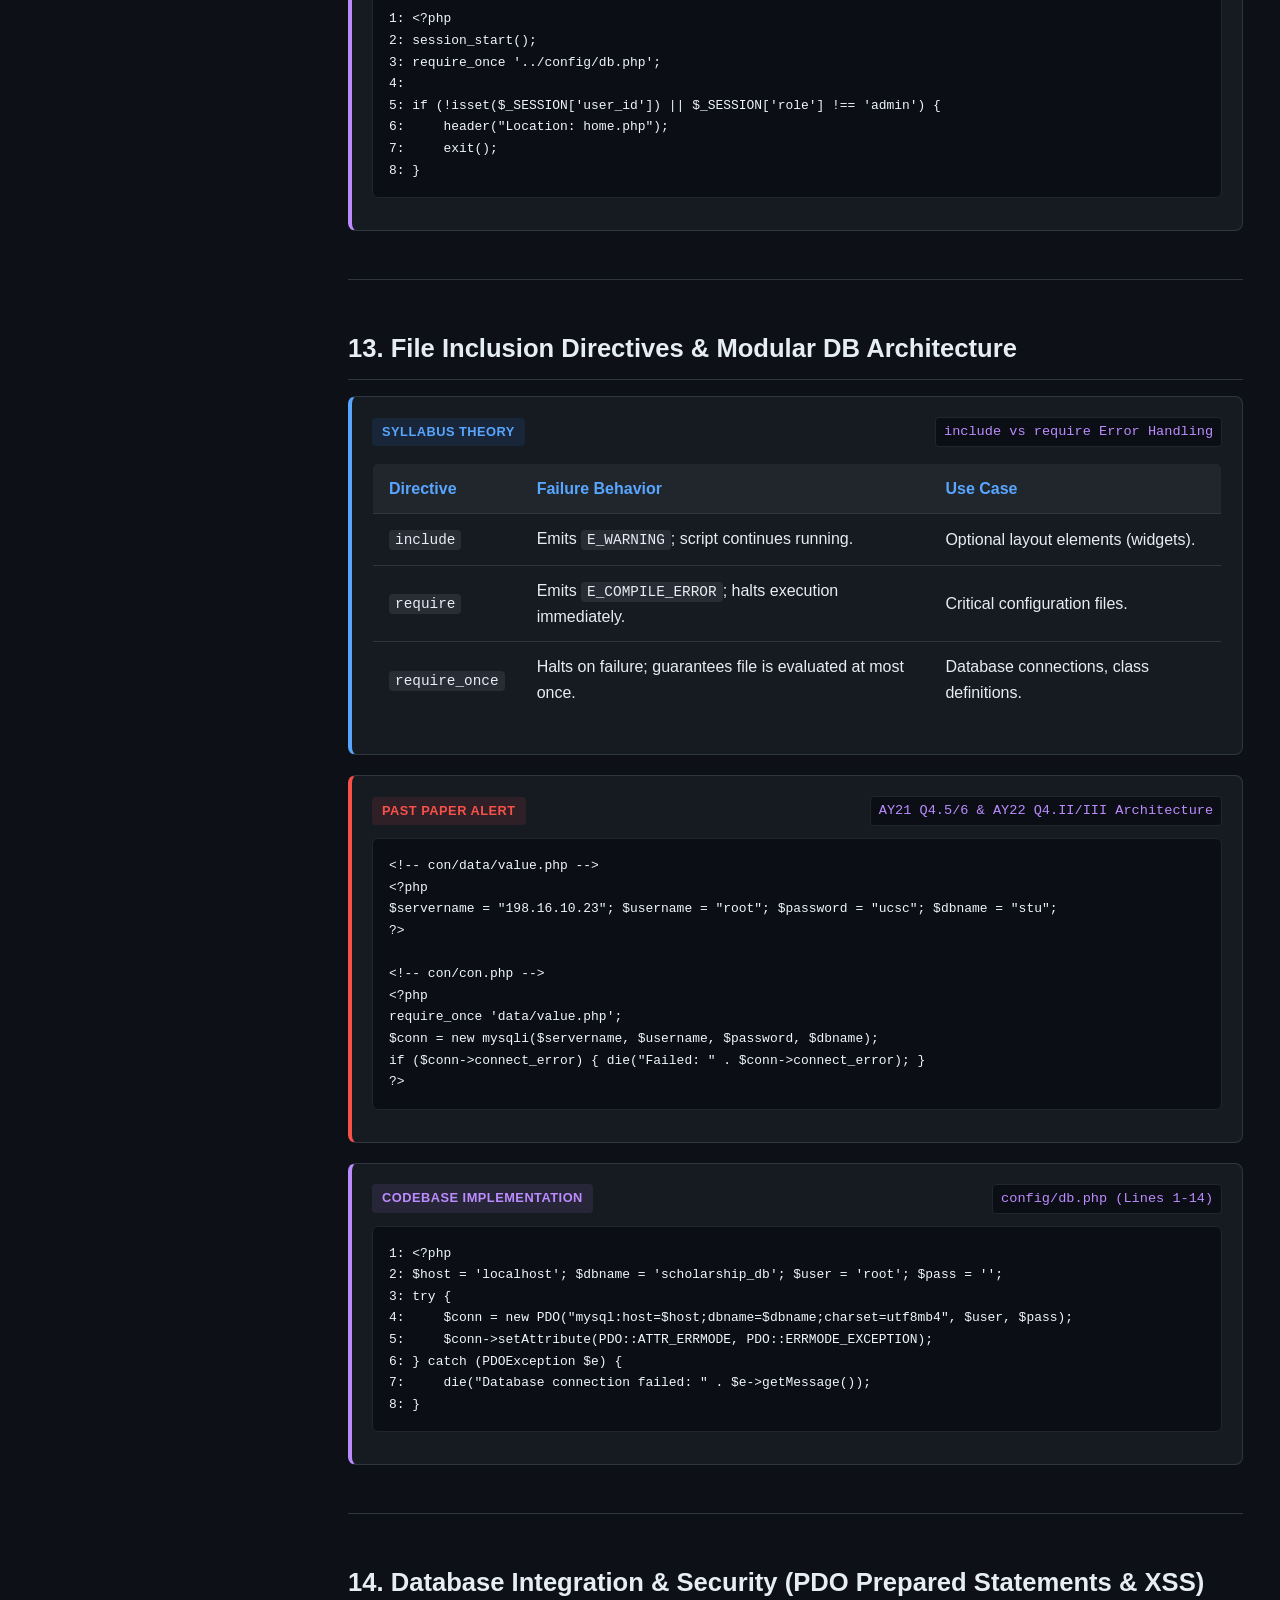
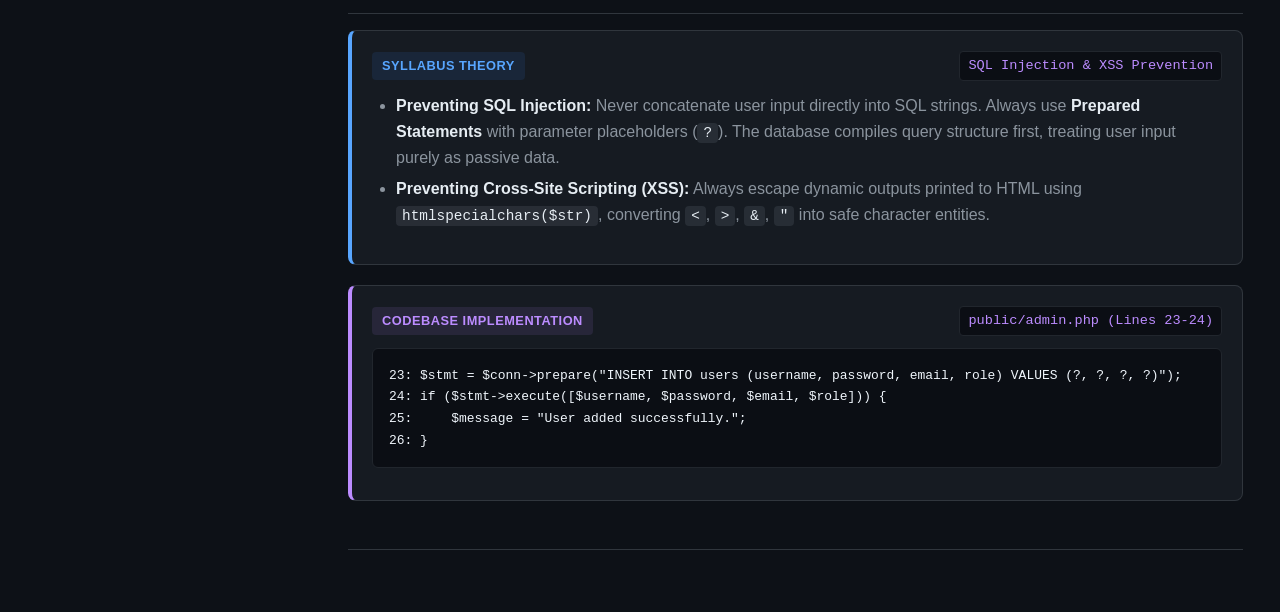
<file: GUIDE/php.html>
<!DOCTYPE html>
<html lang="en">
<head>
    <meta charset="UTF-8">
    <meta name="viewport" content="width=device-width, initial-scale=1.0">
    <title>PHP Server Architecture & Database Integration | IS1207 Complete Study Guide</title>
    <link rel="stylesheet" href="assets/style.css">
</head>
<body>
    <aside class="sidebar">
        <div class="sidebar-header">
            <h2>IS1207 Guide</h2>
            <span class="badge">Syllabus + Past Papers + Codebase</span>
        </div>
        <nav class="sidebar-nav">
            <a href="index.html" class="nav-item ">🏠 Home & Overview</a>
<a href="html.html" class="nav-item ">🌐 1. HTML Mastery</a>
<a href="css.html" class="nav-item ">🎨 2. CSS & Layouts</a>
<a href="js.html" class="nav-item ">⚡ 3. JavaScript & DOM</a>
<a href="php.html" class="nav-item active">🐘 4. PHP & Backend</a>
<div class="sub-nav">
  <a href="#sec1">1. Server Architecture &amp; Execution Lifecycle</a>
  <a href="#sec2">2. Web Server Directives: Apache vs. PHP Classification</a>
  <a href="#sec3">3. PHP Basic Syntax, Tags & Output Constructs</a>
  <a href="#sec4">4. Variables, Constants & Scope (define vs $)</a>
  <a href="#sec5">5. Type Juggling, Operators (+ vs .) & Comparisons</a>
  <a href="#sec6">6. Indexed, Associative & Multidimensional Arrays</a>
  <a href="#sec7">7. Array Auto-Indexing & Key Casting Rules</a>
  <a href="#sec8">8. Array Functions & SPL ArrayIterator</a>
  <a href="#sec9">9. Control Flow & The Foreach Reference Leak Gotcha</a>
  <a href="#sec10">10. Functions & Parameter Passing (By-Value vs By-Reference)</a>
  <a href="#sec11">11. Superglobals & HTTP Form Handling</a>
  <a href="#sec12">12. Session Management & Role-Based Access Control (RBAC)</a>
  <a href="#sec13">13. File Inclusion Directives & Modular DB Architecture</a>
  <a href="#sec14">14. Database Integration & Security (PDO Prepared Statements & XSS)</a>
</div>
<a href="sql.html" class="nav-item ">🗄️ 5. SQL & Relational DB</a>
<a href="viva.html" class="nav-item ">🎓 6. Viva Defense & Q&A</a>
<a href="codebase.html" class="nav-item ">💻 7. Codebase Walkthrough</a>

        </nav>
    </aside>
    <main class="main-wrapper">
        <div id="sec1" class="section-anchor"></div>
<h2 class="topic-title">1. Server Architecture &amp; Execution Lifecycle</h2>

<div class="box box-concept">
    <div class="box-header"><span class="box-tag">Syllabus Theory</span><span class="file-badge">Client vs Server Lifecycle</span></div>
    <p>PHP (Hypertext Preprocessor) is an open-source, server-side scripting language executed sequentially on the web server before any HTML is sent to the client browser:</p>
    <table class="study-table">
        <thead>
            <tr><th>Execution Metric</th><th>Client-Side (JavaScript)</th><th>Server-Side (PHP)</th></tr>
        </thead>
        <tbody>
            <tr><td><strong>Runtime Environment</strong></td><td>Web Browser (V8, SpiderMonkey)</td><td>Web Server (Apache HTTPD, Nginx)</td></tr>
            <tr><td><strong>Execution Trigger</strong></td><td>User events (clicks, input, hover)</td><td>Incoming HTTP Request for <code>.php</code> file</td></tr>
            <tr><td><strong>Execution Flow</strong></td><td>Asynchronous / Event-driven</td><td>Strictly sequential (top-to-bottom)</td></tr>
            <tr><td><strong>Source Code Visibility</strong></td><td>Viewable in browser source view</td><td>Completely hidden; browser receives only rendered HTML/output</td></tr>
        </tbody>
    </table>
</div>

<hr>
<div id="sec2" class="section-anchor"></div>
<h2 class="topic-title">2. Web Server Directives: Apache vs. PHP Classification</h2>

<div class="box box-exam">
    <div class="box-header"><span class="box-tag">Past Paper Alert</span><span class="file-badge">Guaranteed Q3 Exam Question (AY21 &amp; AY22)</span></div>
    <table class="study-table">
        <thead>
            <tr><th>Configuration Directive</th><th>Target Configuration File</th><th>Purpose &amp; Operational Function</th></tr>
        </thead>
        <tbody>
            <tr><td><code>ServerRoot</code></td><td><strong>Apache (<code>httpd.conf</code>)</strong></td><td>Designates the top-level installation directory for Apache binaries, modules, and logs.</td></tr>
            <tr><td><code>DocumentRoot</code></td><td><strong>Apache (<code>httpd.conf</code>)</strong></td><td>The filesystem root directory serving public web documents (e.g. <code>/opt/lampp/htdocs</code>).</td></tr>
            <tr><td><code>LoadModule php_module</code></td><td><strong>Apache (<code>httpd.conf</code>)</strong></td><td>Instructs Apache to load the PHP interpreter shared object engine into memory.</td></tr>
            <tr><td><code>PHPIniDir</code></td><td><strong>Apache (<code>httpd.conf</code>)</strong></td><td>Specifies the exact filesystem directory path where Apache must look for <code>php.ini</code>.</td></tr>
            <tr><td><code>upload_max_filesize</code></td><td><strong>PHP (<code>php.ini</code>)</strong></td><td>Limits the maximum allowable byte size for an individual uploaded file (e.g. <code>3M</code>).</td></tr>
            <tr><td><code>post_max_size</code></td><td><strong>PHP (<code>php.ini</code>)</strong></td><td>Limits the total size of HTTP POST data submitted in a single request (default: <code>8M</code>).</td></tr>
            <tr><td><code>display_errors</code></td><td><strong>PHP (<code>php.ini</code>)</strong></td><td>Determines whether runtime errors/warnings are printed directly into HTML or kept internal.</td></tr>
        </tbody>
    </table>
</div>

<hr>
<div id="sec3" class="section-anchor"></div>
<h2 class="topic-title">3. PHP Basic Syntax, Tags & Output Constructs</h2>

<div class="box box-concept">
    <div class="box-header"><span class="box-tag">Syllabus Theory</span><span class="file-badge">&lt;?php ... ?&gt; + echo vs print</span></div>
    <ul>
        <li><strong>Tags:</strong> Standard opening <code>&lt;?php</code> and closing <code>?&gt;</code>. Can be embedded anywhere in HTML.</li>
        <li><strong>Case Sensitivity Rules:</strong>
            <ul>
                <li>Keywords, function names, class names are <strong>case-insensitive</strong> (<code>ECHO</code>, <code>echo</code>, <code>Echo</code> are identical).</li>
                <li><strong>Variable names are strictly case-sensitive</strong> (<code>$user != $User != $USER</code>).</li>
            </ul>
        </li>
        <li><strong><code>echo</code> vs <code>print</code>:</strong>
            <ul>
                <li><code>echo</code>: Language construct. Takes multiple comma-separated arguments: <code>echo "A", "B", "C";</code>. Returns nothing (void). Faster.</li>
                <li><code>print</code>: Takes only a single argument. Always returns <code>1</code>, so it can be used in expressions: <code>$ret = print("Hello");</code>.</li>
            </ul>
        </li>
    </ul>
</div>

<hr>
<div id="sec4" class="section-anchor"></div>
<h2 class="topic-title">4. Variables, Constants & Scope (define vs $)</h2>

<div class="box box-concept">
    <div class="box-header"><span class="box-tag">Syllabus Theory</span><span class="file-badge">Variable Scope &amp; Constants</span></div>
    <ul>
        <li><strong>Variables:</strong> Prefixed with <code>$</code>. Dynamically typed. Local to functions unless declared with <code>global $var;</code> or accessed via <code>$GLOBALS['var']</code>.</li>
        <li><strong>Static Variables:</strong> Declared with <code>static $count = 0;</code> inside a function. Retains its state across function invocations.</li>
        <li><strong>Constants (<code>define()</code>):</strong>
            <br>Defined via <code>define("x", "15");</code>. Accessed as barewords without <code>$</code>. Globally accessible across all functions without <code>global</code>.
        </li>
    </ul>
</div>
<div class="box box-exam">
    <div class="box-header"><span class="box-tag">Past Paper Alert</span><span class="file-badge">AY21 Q2.2.a Tracing Trap</span></div>
    <pre><code>define("x", "15");
$x = x + 10;
echo x;

// EXAM OUTPUT: 15
// Explanation: echo x targets the constant 'x' (15). The variable $x is ignored.</code></pre>
</div>

<hr>
<div id="sec5" class="section-anchor"></div>
<h2 class="topic-title">5. Type Juggling, Operators (+ vs .) & Comparisons</h2>

<div class="box box-concept">
    <div class="box-header"><span class="box-tag">Syllabus Theory</span><span class="file-badge">Addition vs Concatenation</span></div>
    <ul>
        <li><strong>Addition (<code>+</code>) vs Concatenation (<code>.</code>):</strong>
            <ul>
                <li><code>+</code> is strictly numeric: <code>"5" + 10</code> evaluates to integer <code>15</code>.</li>
                <li><code>.</code> is strictly string concatenation: <code>"5" . 10</code> evaluates to string <code>"510"</code>.</li>
            </ul>
        </li>
        <li><strong>Increment Operators:</strong>
            <ul>
                <li>Post-increment <code>$x++</code>: Returns original value, then increments.</li>
                <li>Pre-increment <code>++$x</code>: Increments first, then returns updated value.</li>
            </ul>
        </li>
        <li><strong>The <code>in_array()</code> Loose Equality Trap:</strong>
            <br><code>in_array("search", $arr)</code> returns boolean <code>false</code> if not found. Under loose comparison <code>==</code>, <code>false == 0</code> evaluates to <strong>true</strong>!
        </li>
    </ul>
</div>
<div class="box box-exam">
    <div class="box-header"><span class="box-tag">Past Paper Alert</span><span class="file-badge">AY22 Q3.II Output Tracing</span></div>
    <pre><code>$x = "5"; $y = 10;
echo $x + $y . " ";
echo $x . $y;
// OUTPUT: 15 510

$x = 5;
echo $x++ . " " . ++$x . " " . $x;
// OUTPUT: 5 7 7</code></pre>
</div>

<hr>
<div id="sec6" class="section-anchor"></div>
<h2 class="topic-title">6. Indexed, Associative & Multidimensional Arrays</h2>

<div class="box box-concept">
    <div class="box-header"><span class="box-tag">Syllabus Theory</span><span class="file-badge">Array Types</span></div>
    <ul>
        <li><strong>Indexed Arrays:</strong> Sequential integer indices starting at 0: <code>$fruits = ["Apple", "Orange", "Banana"];</code>.</li>
        <li><strong>Associative Arrays:</strong> Named string keys: <code>$user = ["username" =&gt; "ucsc", "role" =&gt; "student"];</code>.</li>
        <li><strong>Multidimensional Arrays:</strong> Arrays containing nested child arrays:
            <pre><code>$matrix = [[1, 2], [3, 4]];
echo $matrix[0][1] + $matrix[1][0]; // 2 + 3 = 5 (AY22 Q3.II.g)</code></pre>
        </li>
    </ul>
</div>

<hr>
<div id="sec7" class="section-anchor"></div>
<h2 class="topic-title">7. Array Auto-Indexing & Key Casting Rules</h2>

<div class="box box-concept">
    <div class="box-header"><span class="box-tag">Syllabus Theory</span><span class="file-badge">Next Key Assignment &amp; Decimal String Casting</span></div>
    <ul>
        <li><strong>Next Integer Auto-Assignment (<code>$arr[] = val</code>):</strong>
            <br>PHP assigns an index equal to:
            $$\text{Maximum Existing Integer Key} + 1$$
            Even if intermediate keys are empty, PHP never backfills!
        </li>
        <li><strong>Decimal String Key Casting:</strong>
            <br>Strings containing valid decimal integer representations (e.g. <code>"2"</code>, <code>"12"</code>) are <strong>automatically cast to standard integer keys</strong>!
            <br>Therefore, <code>$arr["2"] = 4;</code> will overwrite <code>$arr[2] = 2;</code>!
        </li>
    </ul>
</div>
<div class="box box-exam">
    <div class="box-header"><span class="box-tag">Past Paper Alert</span><span class="file-badge">AY21 Q2.2.d &amp; AY22 Q3.II.i Traps</span></div>
    <pre><code>// AY21 Q2.2.d
$arr = array(5 =&gt; 1, 12 =&gt; 2);
$arr[] = 56;
$arr["x"] = 42;
// [5]=&gt;1, [12]=&gt;2, [13]=&gt;56 (12+1!), ["x"]=&gt;42

// AY22 Q3.II.i
$a = ["x" =&gt; 1, 2 =&gt; 2, 0 =&gt; 3, "2" =&gt; 4];
foreach ($a as $k =&gt; $v) { echo "($k:$v)"; }
// OUTPUT: (x:1)(2:4)(0:3)  -- "2" casts to 2 and overwrites value 2 with 4!</code></pre>
</div>

<hr>
<div id="sec8" class="section-anchor"></div>
<h2 class="topic-title">8. Array Functions & SPL ArrayIterator</h2>

<div class="box box-concept">
    <div class="box-header"><span class="box-tag">Syllabus Theory</span><span class="file-badge">Sorting &amp; Iteration</span></div>
    <ul>
        <li><code>sort()</code> / <code>rsort()</code>: Sorts indexed arrays ascending / descending by value (re-indexes keys from 0).</li>
        <li><code>asort()</code> / <code>arsort()</code>: Sorts associative arrays ascending / descending by value (preserves keys).</li>
        <li><code>ksort()</code> / <code>krsort()</code>: Sorts associative arrays ascending / descending by key.</li>
        <li><code>usort($arr, 'callback')</code>: Custom sorting using user-defined comparison function.</li>
        <li><code>array_merge($a1, $a2)</code>: Merges arrays, renumbering numeric keys.</li>
        <li><code>array_reduce($arr, 'callback', initial)</code>: Iteratively reduces array to single value.</li>
        <li><strong>SPL ArrayIterator:</strong>
            <pre><code>$iterator = new ArrayIterator([1, 2, 3, 4, 5]);
echo iterator_count($iterator); // OUTPUT: 5 (AY21 Q3.1.b)</code></pre>
        </li>
    </ul>
</div>

<hr>
<div id="sec9" class="section-anchor"></div>
<h2 class="topic-title">9. Control Flow & The Foreach Reference Leak Gotcha</h2>

<div class="box box-concept">
    <div class="box-header"><span class="box-tag">Syllabus Theory</span><span class="file-badge">&amp;$val Pointer Leak</span></div>
    <p>When iterating by reference (<code>foreach ($nums as &amp;$n)</code>), each step binds <code>$n</code> as an address pointer to that element.</p>
    <p><strong>The Deadly Reference Leak Trap (AY22 Q3.II.f):</strong></p>
    <p>When the loop concludes, <code>$n</code> <strong>remains permanently bound as a reference to the very last array element</strong>! Any subsequent assignment to <code>$n</code> (e.g. <code>$n = 100;</code>) silently overwrites the last element of the array!</p>
</div>
<div class="box box-exam">
    <div class="box-header"><span class="box-tag">Past Paper Alert</span><span class="file-badge">AY22 Q3.II.f Output Tracing</span></div>
    <pre><code>$nums = [1, 2, 3];
foreach ($nums as $n) { $n *= 2; }
foreach ($nums as &$n) { $n *= 2; }
print_r($nums); echo "&lt;br&gt;";
$n = 100; // Overwrites $nums[2]!
print_r($nums);

&lt;!-- OUTPUT --&gt;
Array ( [0] =&gt; 2 [1] =&gt; 4 [2] =&gt; 6 ) &lt;br&gt;
Array ( [0] =&gt; 2 [1] =&gt; 4 [2] =&gt; 100 )</code></pre>
</div>

<hr>
<div id="sec10" class="section-anchor"></div>
<h2 class="topic-title">10. Functions & Parameter Passing (By-Value vs By-Reference)</h2>

<div class="box box-concept">
    <div class="box-header"><span class="box-tag">Syllabus Theory</span><span class="file-badge">&$param vs $param</span></div>
    <ul>
        <li><strong>Pass by Value (Default):</strong> Function receives a copy of the argument; modifications inside the function do not affect the caller's variable.</li>
        <li><strong>Pass by Reference (<code>&amp;$param</code>):</strong> The ampersand passes the memory address; modifications directly mutate the caller's variable:
            <pre><code>function addFive(&$val) { $val += 5; }
$num = 20; addFive($num); echo $num; // OUTPUT: 25 (AY21 Q2.2.b)</code></pre>
        </li>
        <li><strong>Default Parameters:</strong> <code>function greet($name = "IS1207") { echo "Welcome $name"; }</code></li>
    </ul>
</div>

<hr>
<div id="sec11" class="section-anchor"></div>
<h2 class="topic-title">11. Superglobals & HTTP Form Handling</h2>

<div class="box box-concept">
    <div class="box-header"><span class="box-tag">Syllabus Theory</span><span class="file-badge">$_GET vs $_POST vs $_SERVER</span></div>
    <ul>
        <li><code>$_GET</code>: Reads URL query parameters (e.g. <code>?view_sid=4&amp;view_sch=1</code>). Visible, cached, bookmarkable, limited to ~2KB.</li>
        <li><code>$_POST</code>: Reads HTTP request body payload. Invisible in URL, unbookmarkable, handles arbitrary size up to <code>post_max_size</code>.</li>
        <li><code>$_SERVER['REQUEST_METHOD']</code>: Detects request verb (<code>GET</code> or <code>POST</code>).</li>
        <li><strong>Array Form Inputs:</strong> Checkboxes sharing bracket notation (<code>name="hobbies[]"</code>) are automatically parsed by PHP into a native array in <code>$_POST['hobbies']</code>.</li>
    </ul>
</div>
<div class="box box-codebase">
    <div class="box-header"><span class="box-tag">Codebase Implementation</span><span class="file-badge">public/applications.php (Lines 45-52)</span></div>
    <pre><code>45: if (isset($_GET['view_sid']) &amp;&amp; isset($_GET['view_sch'])) {
46:     foreach ($applications as $app) {
47:         if ($app['student_id'] == $_GET['view_sid'] &amp;&amp; $app['scholarship_id'] == $_GET['view_sch']) {
48:             $viewApp = $app;
49:             break;
50:         }
51:     }
52: }</code></pre>
</div>

<hr>
<div id="sec12" class="section-anchor"></div>
<h2 class="topic-title">12. Session Management & Role-Based Access Control (RBAC)</h2>

<div class="box box-concept">
    <div class="box-header"><span class="box-tag">Syllabus Theory</span><span class="file-badge">session_start() &amp; Access Enforcement</span></div>
    <p>HTTP is stateless. Calling <code>session_start()</code> at the top of a PHP file reads the client's <code>PHPSESSID</code> cookie and restores the server-side <code>$_SESSION</code> array:</p>
    <ul>
        <li>Initialize session: <code>session_start();</code> (Must precede all HTML output).</li>
        <li>Store user data: <code>$_SESSION['user_id'] = $user['id']; $_SESSION['role'] = $user['role'];</code></li>
        <li>Destroy session: <code>session_unset(); session_destroy();</code></li>
    </ul>
</div>
<div class="box box-codebase">
    <div class="box-header"><span class="box-tag">Codebase Implementation</span><span class="file-badge">public/admin.php (Lines 1-8)</span></div>
    <pre><code>1: &lt;?php
2: session_start();
3: require_once '../config/db.php';
4: 
5: if (!isset($_SESSION['user_id']) || $_SESSION['role'] !== 'admin') {
6:     header("Location: home.php");
7:     exit();
8: }</code></pre>
</div>

<hr>
<div id="sec13" class="section-anchor"></div>
<h2 class="topic-title">13. File Inclusion Directives & Modular DB Architecture</h2>

<div class="box box-concept">
    <div class="box-header"><span class="box-tag">Syllabus Theory</span><span class="file-badge">include vs require Error Handling</span></div>
    <table class="study-table">
        <thead>
            <tr><th>Directive</th><th>Failure Behavior</th><th>Use Case</th></tr>
        </thead>
        <tbody>
            <tr><td><code>include</code></td><td>Emits <code>E_WARNING</code>; script continues running.</td><td>Optional layout elements (widgets).</td></tr>
            <tr><td><code>require</code></td><td>Emits <code>E_COMPILE_ERROR</code>; halts execution immediately.</td><td>Critical configuration files.</td></tr>
            <tr><td><code>require_once</code></td><td>Halts on failure; guarantees file is evaluated at most once.</td><td>Database connections, class definitions.</td></tr>
        </tbody>
    </table>
</div>
<div class="box box-exam">
    <div class="box-header"><span class="box-tag">Past Paper Alert</span><span class="file-badge">AY21 Q4.5/6 &amp; AY22 Q4.II/III Architecture</span></div>
    <pre><code>&lt;!-- con/data/value.php --&gt;
&lt;?php
$servername = "198.16.10.23"; $username = "root"; $password = "ucsc"; $dbname = "stu";
?&gt;

&lt;!-- con/con.php --&gt;
&lt;?php
require_once 'data/value.php';
$conn = new mysqli($servername, $username, $password, $dbname);
if ($conn-&gt;connect_error) { die("Failed: " . $conn-&gt;connect_error); }
?&gt;</code></pre>
</div>
<div class="box box-codebase">
    <div class="box-header"><span class="box-tag">Codebase Implementation</span><span class="file-badge">config/db.php (Lines 1-14)</span></div>
    <pre><code>1: &lt;?php
2: $host = 'localhost'; $dbname = 'scholarship_db'; $user = 'root'; $pass = '';
3: try {
4:     $conn = new PDO("mysql:host=$host;dbname=$dbname;charset=utf8mb4", $user, $pass);
5:     $conn-&gt;setAttribute(PDO::ATTR_ERRMODE, PDO::ERRMODE_EXCEPTION);
6: } catch (PDOException $e) {
7:     die("Database connection failed: " . $e-&gt;getMessage());
8: }</code></pre>
</div>

<hr>
<div id="sec14" class="section-anchor"></div>
<h2 class="topic-title">14. Database Integration & Security (PDO Prepared Statements & XSS)</h2>

<div class="box box-concept">
    <div class="box-header"><span class="box-tag">Syllabus Theory</span><span class="file-badge">SQL Injection &amp; XSS Prevention</span></div>
    <ul>
        <li><strong>Preventing SQL Injection:</strong> Never concatenate user input directly into SQL strings. Always use <strong>Prepared Statements</strong> with parameter placeholders (<code>?</code>). The database compiles query structure first, treating user input purely as passive data.</li>
        <li><strong>Preventing Cross-Site Scripting (XSS):</strong> Always escape dynamic outputs printed to HTML using <code>htmlspecialchars($str)</code>, converting <code>&lt;</code>, <code>&gt;</code>, <code>&amp;</code>, <code>"</code> into safe character entities.</li>
    </ul>
</div>
<div class="box box-codebase">
    <div class="box-header"><span class="box-tag">Codebase Implementation</span><span class="file-badge">public/admin.php (Lines 23-24)</span></div>
    <pre><code>23: $stmt = $conn-&gt;prepare("INSERT INTO users (username, password, email, role) VALUES (?, ?, ?, ?)");
24: if ($stmt-&gt;execute([$username, $password, $email, $role])) {
25:     $message = "User added successfully.";
26: }</code></pre>
</div>

<hr>

    </main>
</body>
</html>
</file>
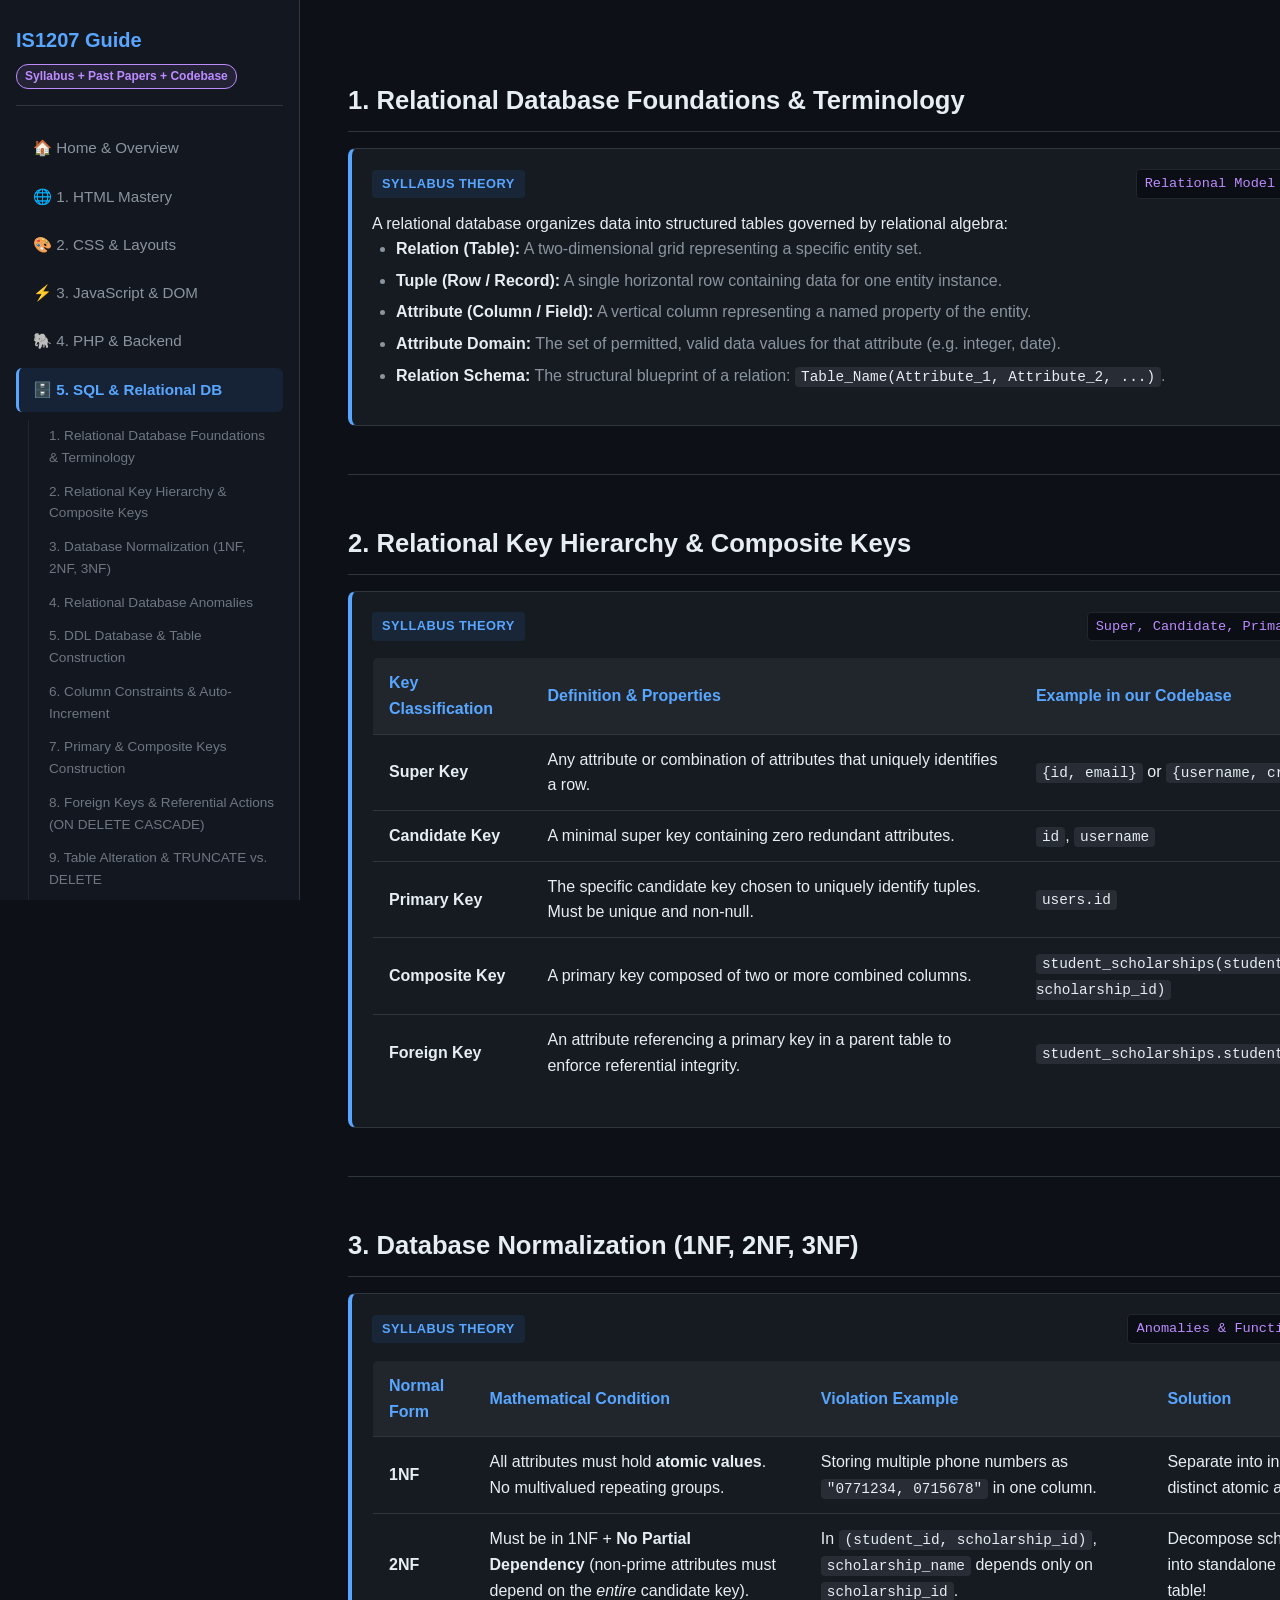
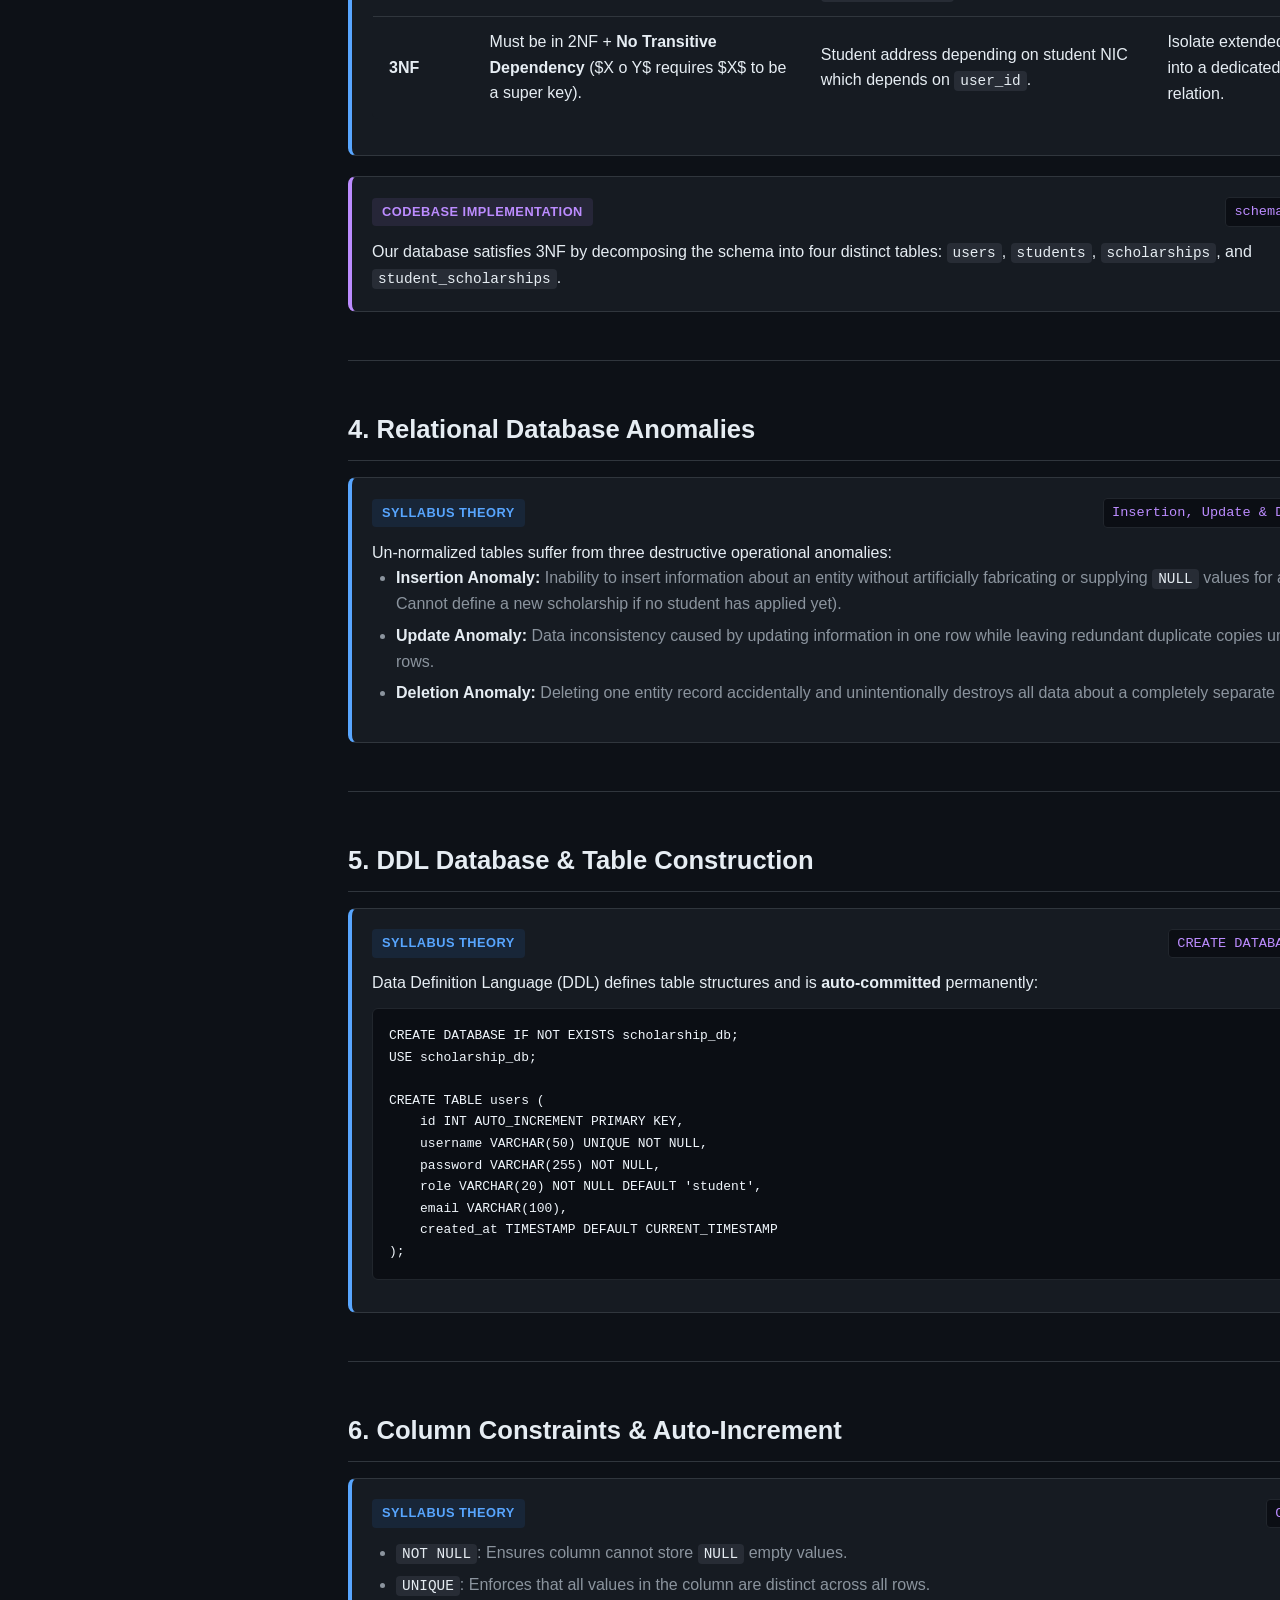
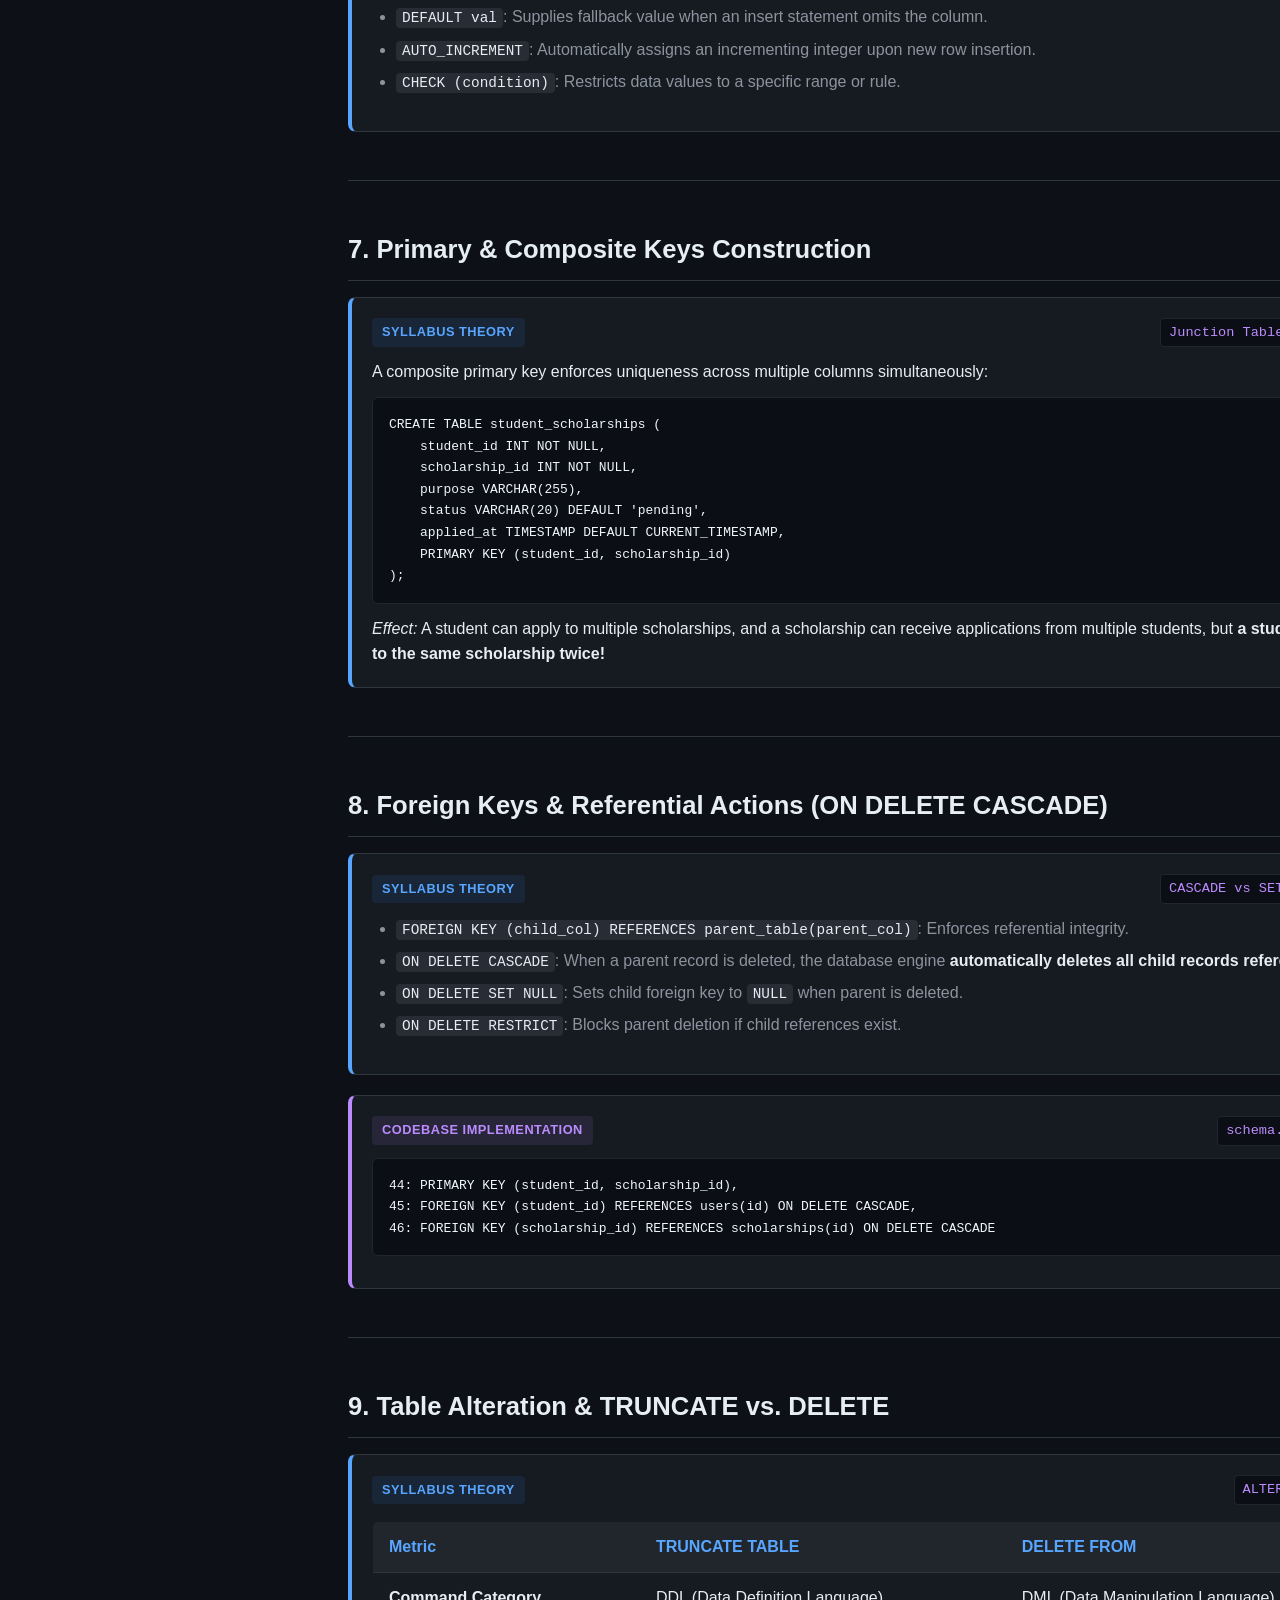
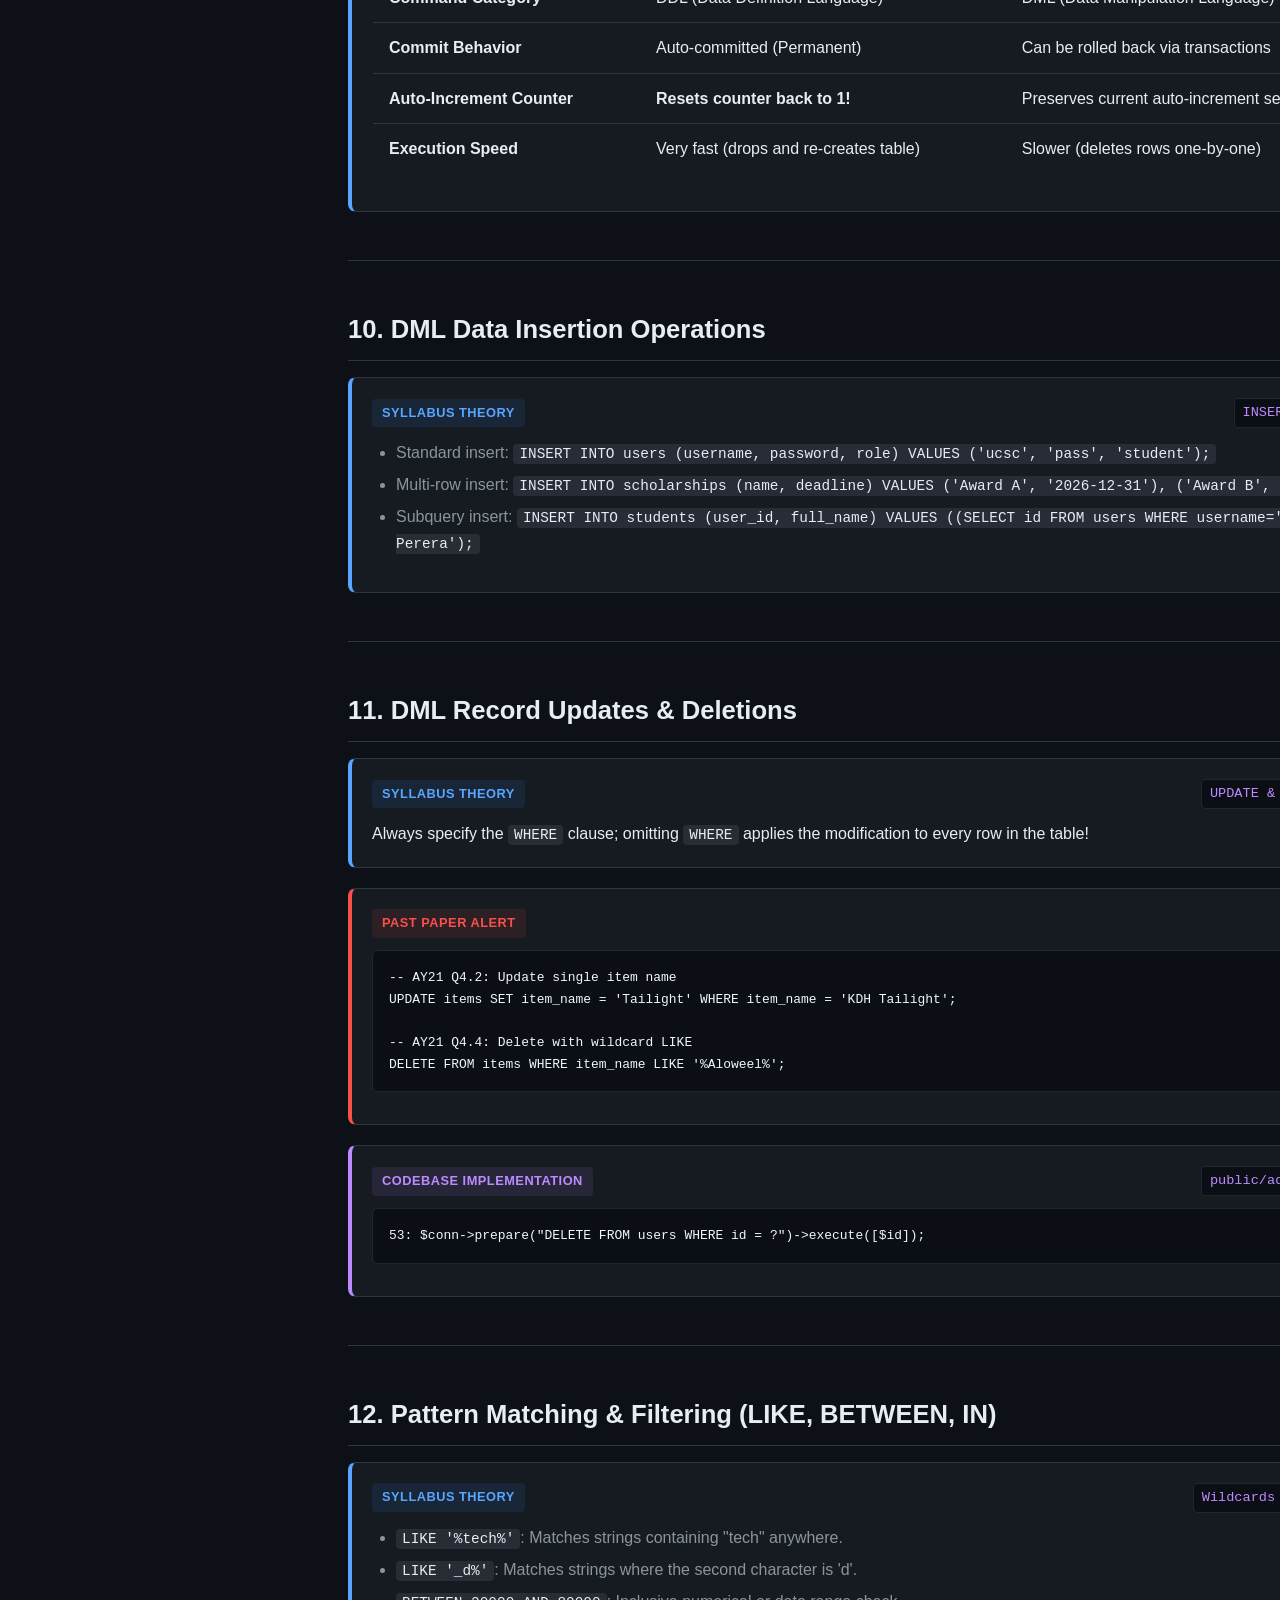
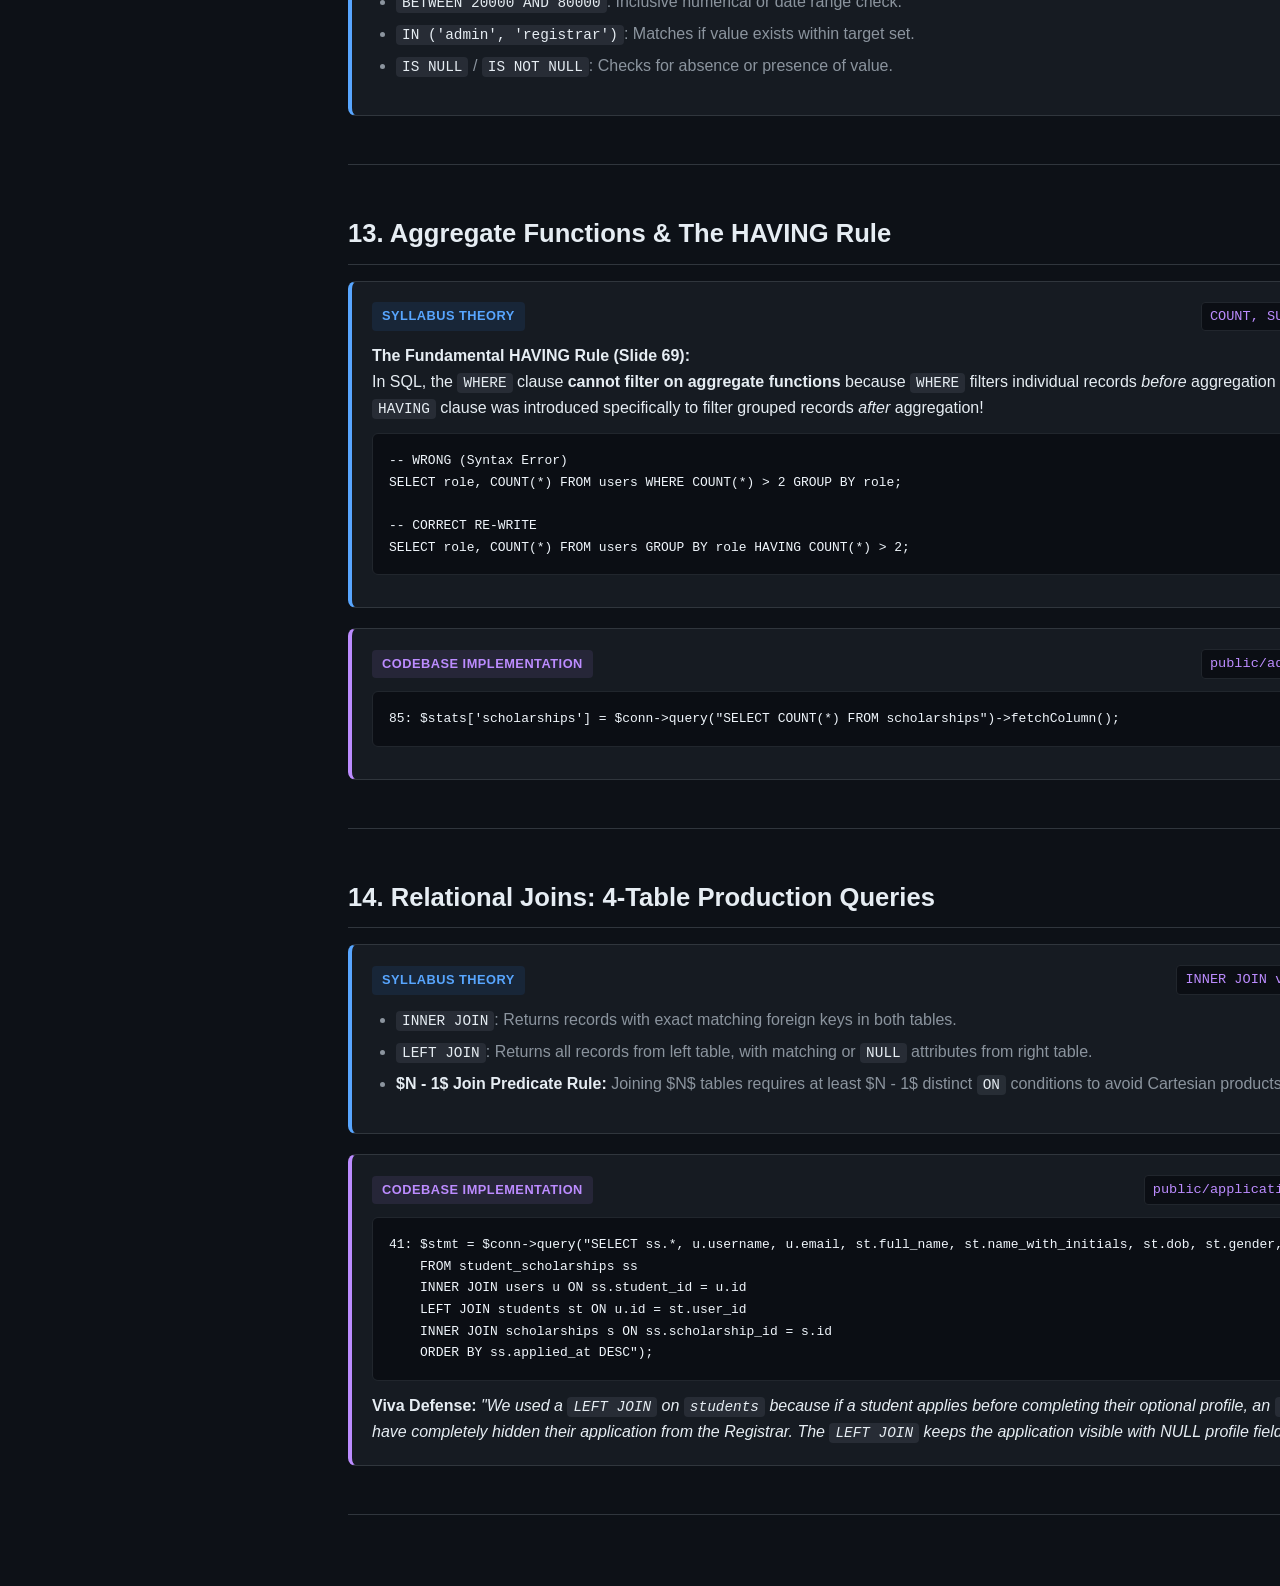
<file: GUIDE/sql.html>
<!DOCTYPE html>
<html lang="en">
<head>
    <meta charset="UTF-8">
    <meta name="viewport" content="width=device-width, initial-scale=1.0">
    <title>SQL, Relational Databases & 3NF Architecture | IS1207 Complete Study Guide</title>
    <link rel="stylesheet" href="assets/style.css">
</head>
<body>
    <aside class="sidebar">
        <div class="sidebar-header">
            <h2>IS1207 Guide</h2>
            <span class="badge">Syllabus + Past Papers + Codebase</span>
        </div>
        <nav class="sidebar-nav">
            <a href="index.html" class="nav-item ">🏠 Home & Overview</a>
<a href="html.html" class="nav-item ">🌐 1. HTML Mastery</a>
<a href="css.html" class="nav-item ">🎨 2. CSS & Layouts</a>
<a href="js.html" class="nav-item ">⚡ 3. JavaScript & DOM</a>
<a href="php.html" class="nav-item ">🐘 4. PHP & Backend</a>
<a href="sql.html" class="nav-item active">🗄️ 5. SQL & Relational DB</a>
<div class="sub-nav">
  <a href="#sec1">1. Relational Database Foundations &amp; Terminology</a>
  <a href="#sec2">2. Relational Key Hierarchy &amp; Composite Keys</a>
  <a href="#sec3">3. Database Normalization (1NF, 2NF, 3NF)</a>
  <a href="#sec4">4. Relational Database Anomalies</a>
  <a href="#sec5">5. DDL Database &amp; Table Construction</a>
  <a href="#sec6">6. Column Constraints &amp; Auto-Increment</a>
  <a href="#sec7">7. Primary &amp; Composite Keys Construction</a>
  <a href="#sec8">8. Foreign Keys &amp; Referential Actions (ON DELETE CASCADE)</a>
  <a href="#sec9">9. Table Alteration &amp; TRUNCATE vs. DELETE</a>
  <a href="#sec10">10. DML Data Insertion Operations</a>
  <a href="#sec11">11. DML Record Updates &amp; Deletions</a>
  <a href="#sec12">12. Pattern Matching &amp; Filtering (LIKE, BETWEEN, IN)</a>
  <a href="#sec13">13. Aggregate Functions &amp; The HAVING Rule</a>
  <a href="#sec14">14. Relational Joins: 4-Table Production Queries</a>
</div>
<a href="viva.html" class="nav-item ">🎓 6. Viva Defense & Q&A</a>
<a href="codebase.html" class="nav-item ">💻 7. Codebase Walkthrough</a>

        </nav>
    </aside>
    <main class="main-wrapper">
        <div id="sec1" class="section-anchor"></div>
<h2 class="topic-title">1. Relational Database Foundations &amp; Terminology</h2>

<div class="box box-concept">
    <div class="box-header"><span class="box-tag">Syllabus Theory</span><span class="file-badge">Relational Model (E.F. Codd, 1970)</span></div>
    <p>A relational database organizes data into structured tables governed by relational algebra:</p>
    <ul>
        <li><strong>Relation (Table):</strong> A two-dimensional grid representing a specific entity set.</li>
        <li><strong>Tuple (Row / Record):</strong> A single horizontal row containing data for one entity instance.</li>
        <li><strong>Attribute (Column / Field):</strong> A vertical column representing a named property of the entity.</li>
        <li><strong>Attribute Domain:</strong> The set of permitted, valid data values for that attribute (e.g. integer, date).</li>
        <li><strong>Relation Schema:</strong> The structural blueprint of a relation: <code>Table_Name(Attribute_1, Attribute_2, ...)</code>.</li>
    </ul>
</div>

<hr>
<div id="sec2" class="section-anchor"></div>
<h2 class="topic-title">2. Relational Key Hierarchy &amp; Composite Keys</h2>

<div class="box box-concept">
    <div class="box-header"><span class="box-tag">Syllabus Theory</span><span class="file-badge">Super, Candidate, Primary &amp; Foreign Keys</span></div>
    <table class="study-table">
        <thead>
            <tr><th>Key Classification</th><th>Definition &amp; Properties</th><th>Example in our Codebase</th></tr>
        </thead>
        <tbody>
            <tr><td><strong>Super Key</strong></td><td>Any attribute or combination of attributes that uniquely identifies a row.</td><td><code>{id, email}</code> or <code>{username, created_at}</code></td></tr>
            <tr><td><strong>Candidate Key</strong></td><td>A minimal super key containing zero redundant attributes.</td><td><code>id</code>, <code>username</code></td></tr>
            <tr><td><strong>Primary Key</strong></td><td>The specific candidate key chosen to uniquely identify tuples. Must be unique and non-null.</td><td><code>users.id</code></td></tr>
            <tr><td><strong>Composite Key</strong></td><td>A primary key composed of two or more combined columns.</td><td><code>student_scholarships(student_id, scholarship_id)</code></td></tr>
            <tr><td><strong>Foreign Key</strong></td><td>An attribute referencing a primary key in a parent table to enforce referential integrity.</td><td><code>student_scholarships.student_id &rarr; users.id</code></td></tr>
        </tbody>
    </table>
</div>

<hr>
<div id="sec3" class="section-anchor"></div>
<h2 class="topic-title">3. Database Normalization (1NF, 2NF, 3NF)</h2>

<div class="box box-concept">
    <div class="box-header"><span class="box-tag">Syllabus Theory</span><span class="file-badge">Anomalies &amp; Functional Dependencies</span></div>
    <table class="study-table">
        <thead>
            <tr><th>Normal Form</th><th>Mathematical Condition</th><th>Violation Example</th><th>Solution</th></tr>
        </thead>
        <tbody>
            <tr><td><strong>1NF</strong></td><td>All attributes must hold <strong>atomic values</strong>. No multivalued repeating groups.</td><td>Storing multiple phone numbers as <code>"0771234, 0715678"</code> in one column.</td><td>Separate into individual rows or distinct atomic attributes.</td></tr>
            <tr><td><strong>2NF</strong></td><td>Must be in 1NF + <strong>No Partial Dependency</strong> (non-prime attributes must depend on the <em>entire</em> candidate key).</td><td>In <code>(student_id, scholarship_id)</code>, <code>scholarship_name</code> depends only on <code>scholarship_id</code>.</td><td>Decompose scholarship definition into standalone <code>scholarships</code> table!</td></tr>
            <tr><td><strong>3NF</strong></td><td>Must be in 2NF + <strong>No Transitive Dependency</strong> ($X 	o Y$ requires $X$ to be a super key).</td><td>Student address depending on student NIC which depends on <code>user_id</code>.</td><td>Isolate extended student bio-data into a dedicated <code>students</code> profile relation.</td></tr>
        </tbody>
    </table>
</div>
<div class="box box-codebase">
    <div class="box-header"><span class="box-tag">Codebase Implementation</span><span class="file-badge">schema.sql (Lines 4-47)</span></div>
    <p>Our database satisfies 3NF by decomposing the schema into four distinct tables: <code>users</code>, <code>students</code>, <code>scholarships</code>, and <code>student_scholarships</code>.</p>
</div>

<hr>
<div id="sec4" class="section-anchor"></div>
<h2 class="topic-title">4. Relational Database Anomalies</h2>

<div class="box box-concept">
    <div class="box-header"><span class="box-tag">Syllabus Theory</span><span class="file-badge">Insertion, Update &amp; Deletion Anomalies</span></div>
    <p>Un-normalized tables suffer from three destructive operational anomalies:</p>
    <ul>
        <li><strong>Insertion Anomaly:</strong> Inability to insert information about an entity without artificially fabricating or supplying <code>NULL</code> values for another entity. (e.g. Cannot define a new scholarship if no student has applied yet).</li>
        <li><strong>Update Anomaly:</strong> Data inconsistency caused by updating information in one row while leaving redundant duplicate copies un-updated in other rows.</li>
        <li><strong>Deletion Anomaly:</strong> Deleting one entity record accidentally and unintentionally destroys all data about a completely separate entity.</li>
    </ul>
</div>

<hr>
<div id="sec5" class="section-anchor"></div>
<h2 class="topic-title">5. DDL Database &amp; Table Construction</h2>

<div class="box box-concept">
    <div class="box-header"><span class="box-tag">Syllabus Theory</span><span class="file-badge">CREATE DATABASE &amp; CREATE TABLE</span></div>
    <p>Data Definition Language (DDL) defines table structures and is <strong>auto-committed</strong> permanently:</p>
    <pre><code>CREATE DATABASE IF NOT EXISTS scholarship_db;
USE scholarship_db;

CREATE TABLE users (
    id INT AUTO_INCREMENT PRIMARY KEY,
    username VARCHAR(50) UNIQUE NOT NULL,
    password VARCHAR(255) NOT NULL,
    role VARCHAR(20) NOT NULL DEFAULT 'student',
    email VARCHAR(100),
    created_at TIMESTAMP DEFAULT CURRENT_TIMESTAMP
);</code></pre>
</div>

<hr>
<div id="sec6" class="section-anchor"></div>
<h2 class="topic-title">6. Column Constraints &amp; Auto-Increment</h2>

<div class="box box-concept">
    <div class="box-header"><span class="box-tag">Syllabus Theory</span><span class="file-badge">Constraints Matrix</span></div>
    <ul>
        <li><code>NOT NULL</code>: Ensures column cannot store <code>NULL</code> empty values.</li>
        <li><code>UNIQUE</code>: Enforces that all values in the column are distinct across all rows.</li>
        <li><code>DEFAULT val</code>: Supplies fallback value when an insert statement omits the column.</li>
        <li><code>AUTO_INCREMENT</code>: Automatically assigns an incrementing integer upon new row insertion.</li>
        <li><code>CHECK (condition)</code>: Restricts data values to a specific range or rule.</li>
    </ul>
</div>

<hr>
<div id="sec7" class="section-anchor"></div>
<h2 class="topic-title">7. Primary &amp; Composite Keys Construction</h2>

<div class="box box-concept">
    <div class="box-header"><span class="box-tag">Syllabus Theory</span><span class="file-badge">Junction Tables &amp; Composite PKs</span></div>
    <p>A composite primary key enforces uniqueness across multiple columns simultaneously:</p>
    <pre><code>CREATE TABLE student_scholarships (
    student_id INT NOT NULL,
    scholarship_id INT NOT NULL,
    purpose VARCHAR(255),
    status VARCHAR(20) DEFAULT 'pending',
    applied_at TIMESTAMP DEFAULT CURRENT_TIMESTAMP,
    PRIMARY KEY (student_id, scholarship_id)
);</code></pre>
    <p><em>Effect:</em> A student can apply to multiple scholarships, and a scholarship can receive applications from multiple students, but <strong>a student cannot apply to the same scholarship twice!</strong></p>
</div>

<hr>
<div id="sec8" class="section-anchor"></div>
<h2 class="topic-title">8. Foreign Keys &amp; Referential Actions (ON DELETE CASCADE)</h2>

<div class="box box-concept">
    <div class="box-header"><span class="box-tag">Syllabus Theory</span><span class="file-badge">CASCADE vs SET NULL vs RESTRICT</span></div>
    <ul>
        <li><code>FOREIGN KEY (child_col) REFERENCES parent_table(parent_col)</code>: Enforces referential integrity.</li>
        <li><code>ON DELETE CASCADE</code>: When a parent record is deleted, the database engine <strong>automatically deletes all child records referencing it</strong>!</li>
        <li><code>ON DELETE SET NULL</code>: Sets child foreign key to <code>NULL</code> when parent is deleted.</li>
        <li><code>ON DELETE RESTRICT</code>: Blocks parent deletion if child references exist.</li>
    </ul>
</div>
<div class="box box-codebase">
    <div class="box-header"><span class="box-tag">Codebase Implementation</span><span class="file-badge">schema.sql (Lines 44-47)</span></div>
    <pre><code>44: PRIMARY KEY (student_id, scholarship_id),
45: FOREIGN KEY (student_id) REFERENCES users(id) ON DELETE CASCADE,
46: FOREIGN KEY (scholarship_id) REFERENCES scholarships(id) ON DELETE CASCADE</code></pre>
</div>

<hr>
<div id="sec9" class="section-anchor"></div>
<h2 class="topic-title">9. Table Alteration &amp; TRUNCATE vs. DELETE</h2>

<div class="box box-concept">
    <div class="box-header"><span class="box-tag">Syllabus Theory</span><span class="file-badge">ALTER TABLE &amp; TRUNCATE</span></div>
    <table class="study-table">
        <thead>
            <tr><th>Metric</th><th>TRUNCATE TABLE</th><th>DELETE FROM</th></tr>
        </thead>
        <tbody>
            <tr><td><strong>Command Category</strong></td><td>DDL (Data Definition Language)</td><td>DML (Data Manipulation Language)</td></tr>
            <tr><td><strong>Commit Behavior</strong></td><td>Auto-committed (Permanent)</td><td>Can be rolled back via transactions</td></tr>
            <tr><td><strong>Auto-Increment Counter</strong></td><td><strong>Resets counter back to 1!</strong></td><td>Preserves current auto-increment sequence</td></tr>
            <tr><td><strong>Execution Speed</strong></td><td>Very fast (drops and re-creates table)</td><td>Slower (deletes rows one-by-one)</td></tr>
        </tbody>
    </table>
</div>

<hr>
<div id="sec10" class="section-anchor"></div>
<h2 class="topic-title">10. DML Data Insertion Operations</h2>

<div class="box box-concept">
    <div class="box-header"><span class="box-tag">Syllabus Theory</span><span class="file-badge">INSERT INTO Variations</span></div>
    <ul>
        <li>Standard insert: <code>INSERT INTO users (username, password, role) VALUES ('ucsc', 'pass', 'student');</code></li>
        <li>Multi-row insert: <code>INSERT INTO scholarships (name, deadline) VALUES ('Award A', '2026-12-31'), ('Award B', '2026-11-30');</code></li>
        <li>Subquery insert: <code>INSERT INTO students (user_id, full_name) VALUES ((SELECT id FROM users WHERE username='ucsc'), 'Nimal Perera');</code></li>
    </ul>
</div>

<hr>
<div id="sec11" class="section-anchor"></div>
<h2 class="topic-title">11. DML Record Updates &amp; Deletions</h2>

<div class="box box-concept">
    <div class="box-header"><span class="box-tag">Syllabus Theory</span><span class="file-badge">UPDATE &amp; DELETE with WHERE</span></div>
    <p>Always specify the <code>WHERE</code> clause; omitting <code>WHERE</code> applies the modification to every row in the table!</p>
</div>
<div class="box box-exam">
    <div class="box-header"><span class="box-tag">Past Paper Alert</span><span class="file-badge">AY21 Q4.2 &amp; Q4.4</span></div>
    <pre><code>-- AY21 Q4.2: Update single item name
UPDATE items SET item_name = 'Tailight' WHERE item_name = 'KDH Tailight';

-- AY21 Q4.4: Delete with wildcard LIKE
DELETE FROM items WHERE item_name LIKE '%Aloweel%';</code></pre>
</div>
<div class="box box-codebase">
    <div class="box-header"><span class="box-tag">Codebase Implementation</span><span class="file-badge">public/admin.php (Line 53)</span></div>
    <pre><code>53: $conn-&gt;prepare("DELETE FROM users WHERE id = ?")-&gt;execute([$id]);</code></pre>
</div>

<hr>
<div id="sec12" class="section-anchor"></div>
<h2 class="topic-title">12. Pattern Matching &amp; Filtering (LIKE, BETWEEN, IN)</h2>

<div class="box box-concept">
    <div class="box-header"><span class="box-tag">Syllabus Theory</span><span class="file-badge">Wildcards &amp; Range Filtering</span></div>
    <ul>
        <li><code>LIKE '%tech%'</code>: Matches strings containing "tech" anywhere.</li>
        <li><code>LIKE '_d%'</code>: Matches strings where the second character is 'd'.</li>
        <li><code>BETWEEN 20000 AND 80000</code>: Inclusive numerical or date range check.</li>
        <li><code>IN ('admin', 'registrar')</code>: Matches if value exists within target set.</li>
        <li><code>IS NULL</code> / <code>IS NOT NULL</code>: Checks for absence or presence of value.</li>
    </ul>
</div>

<hr>
<div id="sec13" class="section-anchor"></div>
<h2 class="topic-title">13. Aggregate Functions &amp; The HAVING Rule</h2>

<div class="box box-concept">
    <div class="box-header"><span class="box-tag">Syllabus Theory</span><span class="file-badge">COUNT, SUM, AVG &amp; GROUP BY</span></div>
    <p><strong>The Fundamental HAVING Rule (Slide 69):</strong></p>
    <p>In SQL, the <code>WHERE</code> clause <strong>cannot filter on aggregate functions</strong> because <code>WHERE</code> filters individual records <em>before</em> aggregation occurs. The <code>HAVING</code> clause was introduced specifically to filter grouped records <em>after</em> aggregation!</p>
    <pre><code>-- WRONG (Syntax Error)
SELECT role, COUNT(*) FROM users WHERE COUNT(*) > 2 GROUP BY role;

-- CORRECT RE-WRITE
SELECT role, COUNT(*) FROM users GROUP BY role HAVING COUNT(*) > 2;</code></pre>
</div>
<div class="box box-codebase">
    <div class="box-header"><span class="box-tag">Codebase Implementation</span><span class="file-badge">public/admin.php (Line 85)</span></div>
    <pre><code>85: $stats['scholarships'] = $conn-&gt;query("SELECT COUNT(*) FROM scholarships")-&gt;fetchColumn();</code></pre>
</div>

<hr>
<div id="sec14" class="section-anchor"></div>
<h2 class="topic-title">14. Relational Joins: 4-Table Production Queries</h2>

<div class="box box-concept">
    <div class="box-header"><span class="box-tag">Syllabus Theory</span><span class="file-badge">INNER JOIN vs LEFT OUTER JOIN</span></div>
    <ul>
        <li><code>INNER JOIN</code>: Returns records with exact matching foreign keys in both tables.</li>
        <li><code>LEFT JOIN</code>: Returns all records from left table, with matching or <code>NULL</code> attributes from right table.</li>
        <li><strong>$N - 1$ Join Predicate Rule:</strong> Joining $N$ tables requires at least $N - 1$ distinct <code>ON</code> conditions to avoid Cartesian products.</li>
    </ul>
</div>
<div class="box box-codebase">
    <div class="box-header"><span class="box-tag">Codebase Implementation</span><span class="file-badge">public/applications.php (Line 41)</span></div>
    <pre><code>41: $stmt = $conn-&gt;query("SELECT ss.*, u.username, u.email, st.full_name, st.name_with_initials, st.dob, st.gender, st.parents_income, st.parents_occupation, st.gpa, st.permanent_address, st.nic, st.contact_numbers, s.name AS scholarship_name 
    FROM student_scholarships ss 
    INNER JOIN users u ON ss.student_id = u.id 
    LEFT JOIN students st ON u.id = st.user_id 
    INNER JOIN scholarships s ON ss.scholarship_id = s.id 
    ORDER BY ss.applied_at DESC");</code></pre>
    <p><strong>Viva Defense:</strong> <em>"We used a <code>LEFT JOIN</code> on <code>students</code> because if a student applies before completing their optional profile, an <code>INNER JOIN</code> would have completely hidden their application from the Registrar. The <code>LEFT JOIN</code> keeps the application visible with NULL profile fields."</em></p>
</div>

<hr>

    </main>
</body>
</html>
</file>
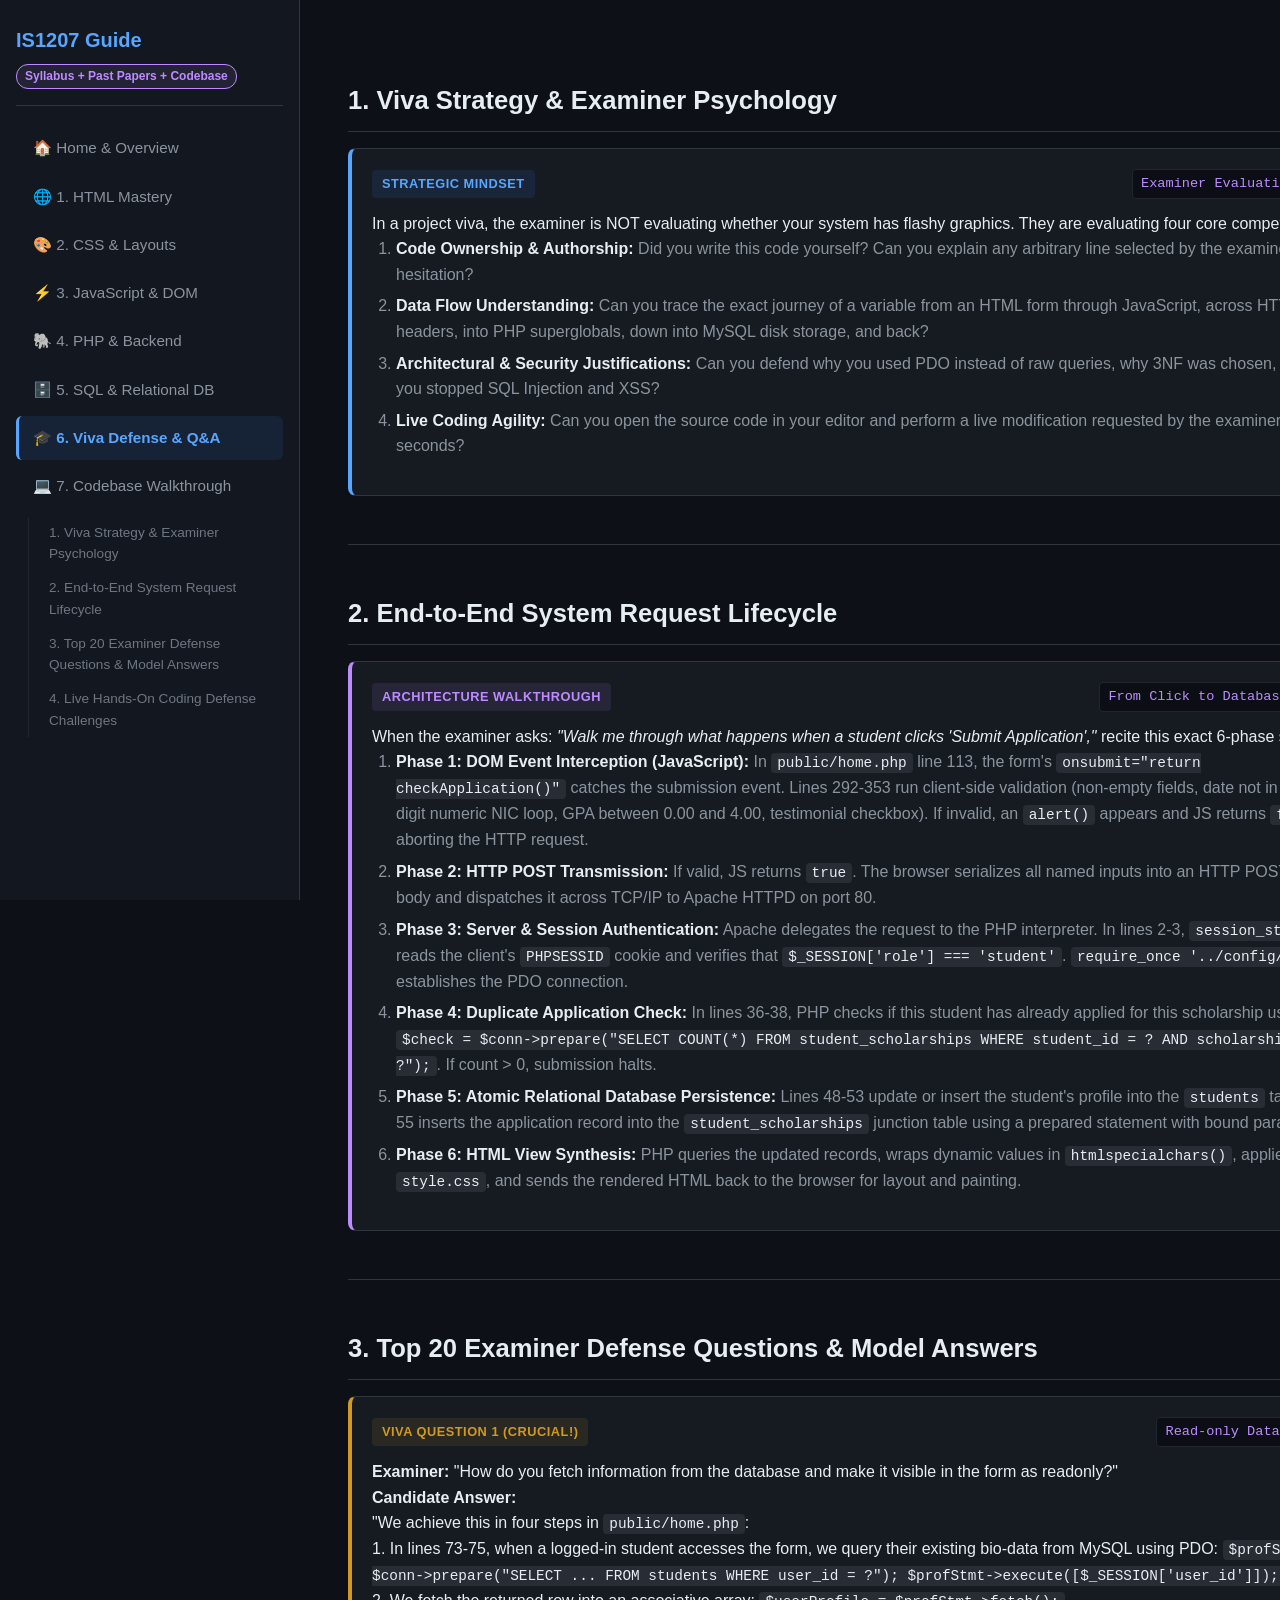
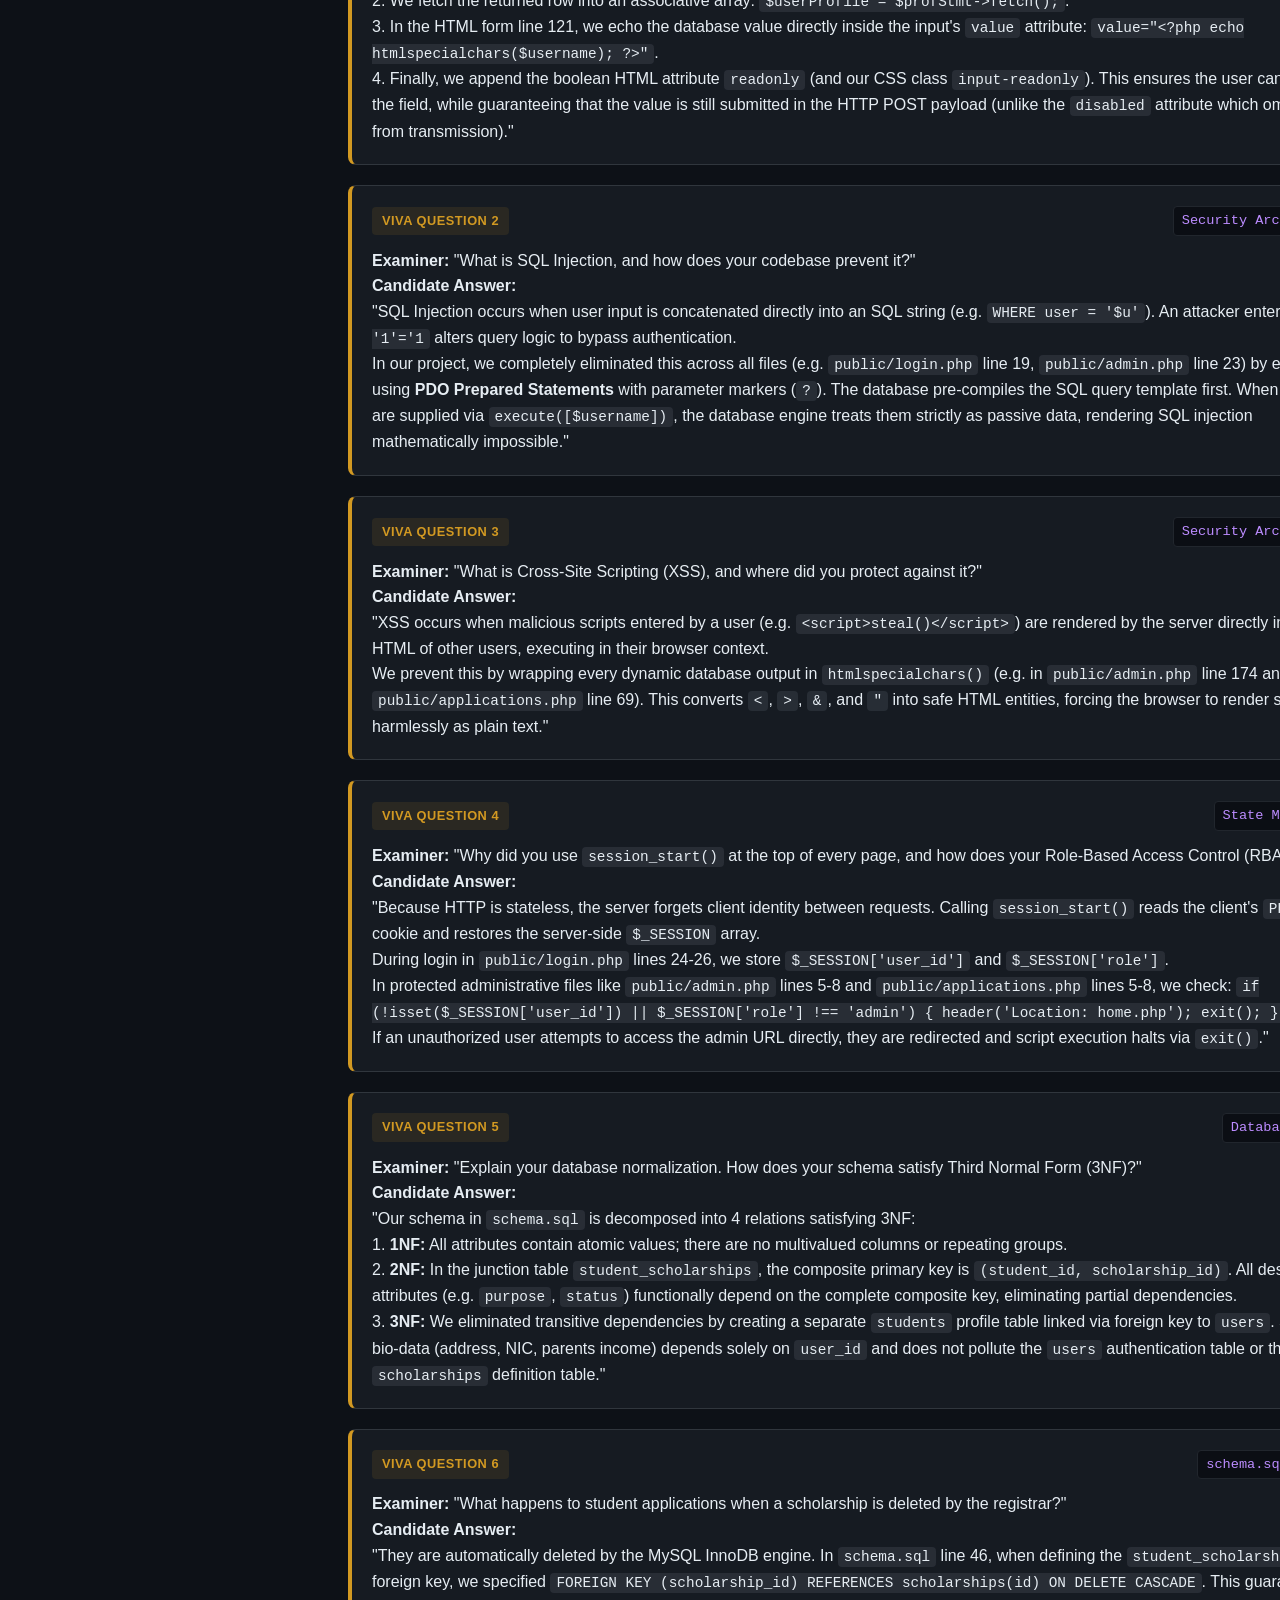
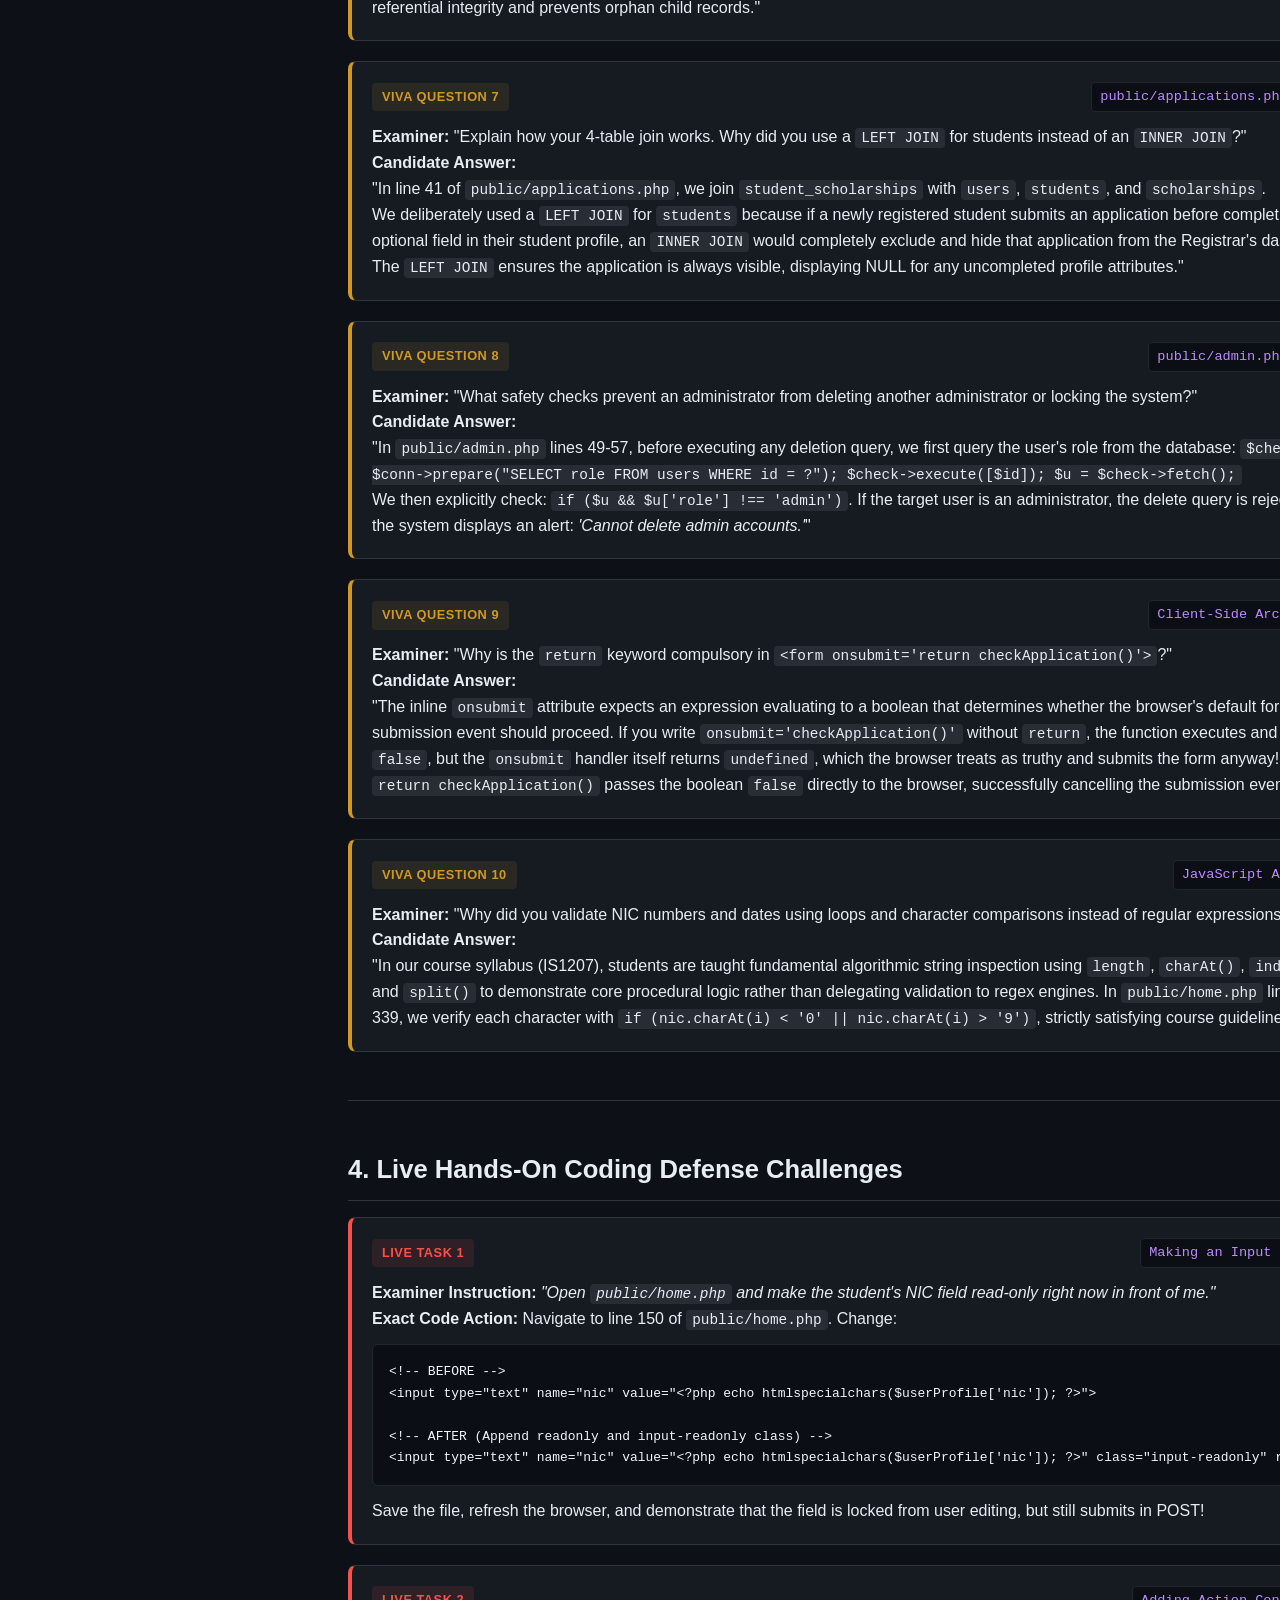
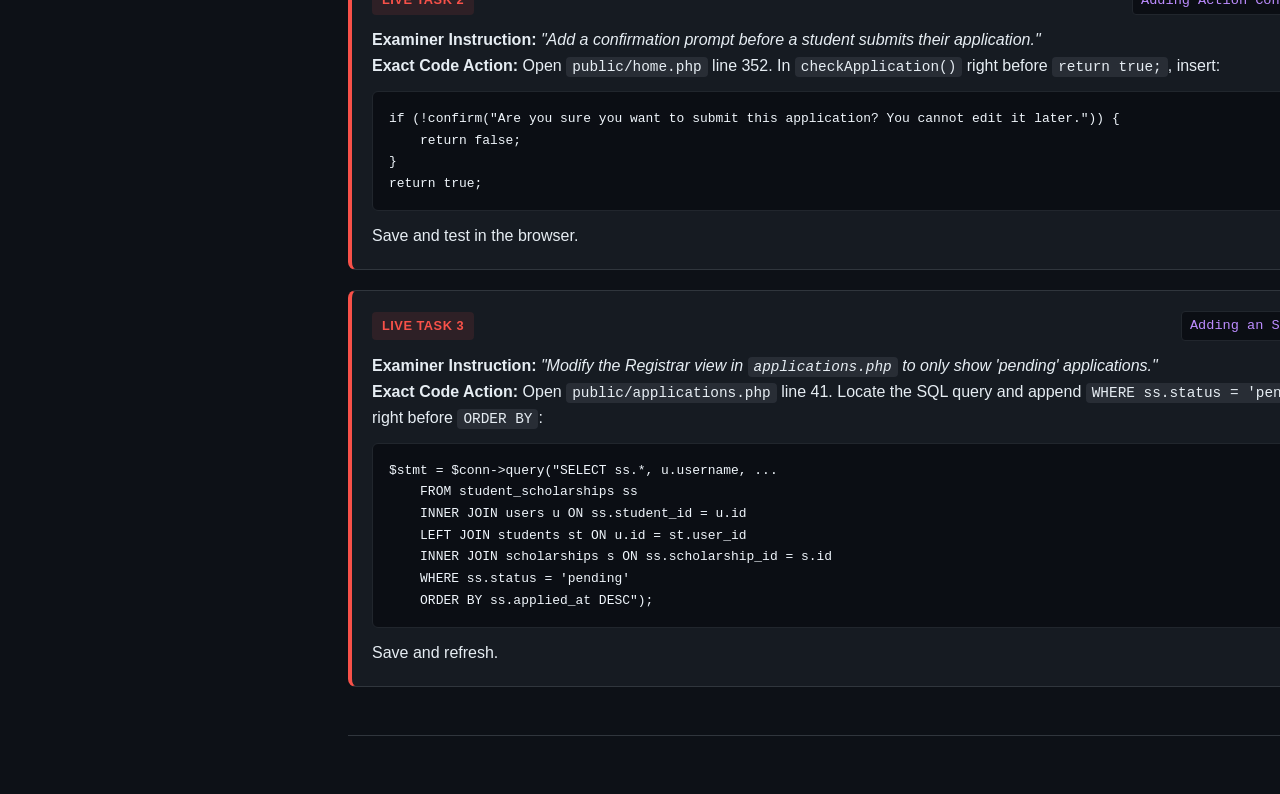
<file: GUIDE/viva.html>
<!DOCTYPE html>
<html lang="en">
<head>
    <meta charset="UTF-8">
    <meta name="viewport" content="width=device-width, initial-scale=1.0">
    <title>Viva Defense Master Blueprint & Live Q&A | IS1207 Complete Study Guide</title>
    <link rel="stylesheet" href="assets/style.css">
</head>
<body>
    <aside class="sidebar">
        <div class="sidebar-header">
            <h2>IS1207 Guide</h2>
            <span class="badge">Syllabus + Past Papers + Codebase</span>
        </div>
        <nav class="sidebar-nav">
            <a href="index.html" class="nav-item ">🏠 Home & Overview</a>
<a href="html.html" class="nav-item ">🌐 1. HTML Mastery</a>
<a href="css.html" class="nav-item ">🎨 2. CSS & Layouts</a>
<a href="js.html" class="nav-item ">⚡ 3. JavaScript & DOM</a>
<a href="php.html" class="nav-item ">🐘 4. PHP & Backend</a>
<a href="sql.html" class="nav-item ">🗄️ 5. SQL & Relational DB</a>
<a href="viva.html" class="nav-item active">🎓 6. Viva Defense & Q&A</a>
<a href="codebase.html" class="nav-item ">💻 7. Codebase Walkthrough</a>
<div class="sub-nav">
  <a href="#sec1">1. Viva Strategy &amp; Examiner Psychology</a>
  <a href="#sec2">2. End-to-End System Request Lifecycle</a>
  <a href="#sec3">3. Top 20 Examiner Defense Questions &amp; Model Answers</a>
  <a href="#sec4">4. Live Hands-On Coding Defense Challenges</a>
</div>

        </nav>
    </aside>
    <main class="main-wrapper">
        <div id="sec1" class="section-anchor"></div>
<h2 class="topic-title">1. Viva Strategy &amp; Examiner Psychology</h2>

<div class="box box-concept">
    <div class="box-header"><span class="box-tag">Strategic Mindset</span><span class="file-badge">Examiner Evaluation Rubric</span></div>
    <p>In a project viva, the examiner is NOT evaluating whether your system has flashy graphics. They are evaluating four core competencies:</p>
    <ol>
        <li><strong>Code Ownership &amp; Authorship:</strong> Did you write this code yourself? Can you explain any arbitrary line selected by the examiner without hesitation?</li>
        <li><strong>Data Flow Understanding:</strong> Can you trace the exact journey of a variable from an HTML form through JavaScript, across HTTP headers, into PHP superglobals, down into MySQL disk storage, and back?</li>
        <li><strong>Architectural &amp; Security Justifications:</strong> Can you defend why you used PDO instead of raw queries, why 3NF was chosen, and how you stopped SQL Injection and XSS?</li>
        <li><strong>Live Coding Agility:</strong> Can you open the source code in your editor and perform a live modification requested by the examiner within 60 seconds?</li>
    </ol>
</div>

<hr>
<div id="sec2" class="section-anchor"></div>
<h2 class="topic-title">2. End-to-End System Request Lifecycle</h2>

<div class="box box-codebase">
    <div class="box-header"><span class="box-tag">Architecture Walkthrough</span><span class="file-badge">From Click to Database Storage</span></div>
    <p>When the examiner asks: <em>"Walk me through what happens when a student clicks 'Submit Application',"</em> recite this exact 6-phase sequence:</p>
    <ol>
        <li><strong>Phase 1: DOM Event Interception (JavaScript):</strong> In <code>public/home.php</code> line 113, the form's <code>onsubmit="return checkApplication()"</code> catches the submission event. Lines 292-353 run client-side validation (non-empty fields, date not in future, 12-digit numeric NIC loop, GPA between 0.00 and 4.00, testimonial checkbox). If invalid, an <code>alert()</code> appears and JS returns <code>false</code>, aborting the HTTP request.</li>
        <li><strong>Phase 2: HTTP POST Transmission:</strong> If valid, JS returns <code>true</code>. The browser serializes all named inputs into an HTTP POST request body and dispatches it across TCP/IP to Apache HTTPD on port 80.</li>
        <li><strong>Phase 3: Server &amp; Session Authentication:</strong> Apache delegates the request to the PHP interpreter. In lines 2-3, <code>session_start()</code> reads the client's <code>PHPSESSID</code> cookie and verifies that <code>$_SESSION['role'] === 'student'</code>. <code>require_once '../config/db.php'</code> establishes the PDO connection.</li>
        <li><strong>Phase 4: Duplicate Application Check:</strong> In lines 36-38, PHP checks if this student has already applied for this scholarship using:
        <code>$check = $conn-&gt;prepare("SELECT COUNT(*) FROM student_scholarships WHERE student_id = ? AND scholarship_id = ?");</code>. If count &gt; 0, submission halts.</li>
        <li><strong>Phase 5: Atomic Relational Database Persistence:</strong> Lines 48-53 update or insert the student's profile into the <code>students</code> table. Line 55 inserts the application record into the <code>student_scholarships</code> junction table using a prepared statement with bound parameters.</li>
        <li><strong>Phase 6: HTML View Synthesis:</strong> PHP queries the updated records, wraps dynamic values in <code>htmlspecialchars()</code>, applies <code>style.css</code>, and sends the rendered HTML back to the browser for layout and painting.</li>
    </ol>
</div>

<hr>
<div id="sec3" class="section-anchor"></div>
<h2 class="topic-title">3. Top 20 Examiner Defense Questions &amp; Model Answers</h2>

<div class="box box-viva">
    <div class="box-header"><span class="box-tag">Viva Question 1 (Crucial!)</span><span class="file-badge">Read-only Database Flow</span></div>
    <p><strong>Examiner:</strong> "How do you fetch information from the database and make it visible in the form as readonly?"</p>
    <p><strong>Candidate Answer:</strong>
    <br>"We achieve this in four steps in <code>public/home.php</code>:
    <br>1. In lines 73-75, when a logged-in student accesses the form, we query their existing bio-data from MySQL using PDO: <code>$profStmt = $conn-&gt;prepare("SELECT ... FROM students WHERE user_id = ?"); $profStmt-&gt;execute([$_SESSION['user_id']]);</code>.
    <br>2. We fetch the returned row into an associative array: <code>$userProfile = $profStmt-&gt;fetch();</code>.
    <br>3. In the HTML form line 121, we echo the database value directly inside the input's <code>value</code> attribute: <code>value="&lt;?php echo htmlspecialchars($username); ?&gt;"</code>.
    <br>4. Finally, we append the boolean HTML attribute <code>readonly</code> (and our CSS class <code>input-readonly</code>). This ensures the user cannot edit the field, while guaranteeing that the value is still submitted in the HTTP POST payload (unlike the <code>disabled</code> attribute which omits the field from transmission)."</p>
</div>

<div class="box box-viva">
    <div class="box-header"><span class="box-tag">Viva Question 2</span><span class="file-badge">Security Architecture</span></div>
    <p><strong>Examiner:</strong> "What is SQL Injection, and how does your codebase prevent it?"</p>
    <p><strong>Candidate Answer:</strong>
    <br>"SQL Injection occurs when user input is concatenated directly into an SQL string (e.g. <code>WHERE user = '$u'</code>). An attacker entering <code>' OR '1'='1</code> alters query logic to bypass authentication.
    <br>In our project, we completely eliminated this across all files (e.g. <code>public/login.php</code> line 19, <code>public/admin.php</code> line 23) by exclusively using <strong>PDO Prepared Statements</strong> with parameter markers (<code>?</code>). The database pre-compiles the SQL query template first. When user inputs are supplied via <code>execute([$username])</code>, the database engine treats them strictly as passive data, rendering SQL injection mathematically impossible."</p>
</div>

<div class="box box-viva">
    <div class="box-header"><span class="box-tag">Viva Question 3</span><span class="file-badge">Security Architecture</span></div>
    <p><strong>Examiner:</strong> "What is Cross-Site Scripting (XSS), and where did you protect against it?"</p>
    <p><strong>Candidate Answer:</strong>
    <br>"XSS occurs when malicious scripts entered by a user (e.g. <code>&lt;script&gt;steal()&lt;/script&gt;</code>) are rendered by the server directly into the HTML of other users, executing in their browser context.
    <br>We prevent this by wrapping every dynamic database output in <code>htmlspecialchars()</code> (e.g. in <code>public/admin.php</code> line 174 and <code>public/applications.php</code> line 69). This converts <code>&lt;</code>, <code>&gt;</code>, <code>&amp;</code>, and <code>"</code> into safe HTML entities, forcing the browser to render strings harmlessly as plain text."</p>
</div>

<div class="box box-viva">
    <div class="box-header"><span class="box-tag">Viva Question 4</span><span class="file-badge">State Management</span></div>
    <p><strong>Examiner:</strong> "Why did you use <code>session_start()</code> at the top of every page, and how does your Role-Based Access Control (RBAC) work?"</p>
    <p><strong>Candidate Answer:</strong>
    <br>"Because HTTP is stateless, the server forgets client identity between requests. Calling <code>session_start()</code> reads the client's <code>PHPSESSID</code> cookie and restores the server-side <code>$_SESSION</code> array.
    <br>During login in <code>public/login.php</code> lines 24-26, we store <code>$_SESSION['user_id']</code> and <code>$_SESSION['role']</code>.
    <br>In protected administrative files like <code>public/admin.php</code> lines 5-8 and <code>public/applications.php</code> lines 5-8, we check:
    <code>if (!isset($_SESSION['user_id']) || $_SESSION['role'] !== 'admin') { header('Location: home.php'); exit(); }</code>.
    <br>If an unauthorized user attempts to access the admin URL directly, they are redirected and script execution halts via <code>exit()</code>."</p>
</div>

<div class="box box-viva">
    <div class="box-header"><span class="box-tag">Viva Question 5</span><span class="file-badge">Database Design</span></div>
    <p><strong>Examiner:</strong> "Explain your database normalization. How does your schema satisfy Third Normal Form (3NF)?"</p>
    <p><strong>Candidate Answer:</strong>
    <br>"Our schema in <code>schema.sql</code> is decomposed into 4 relations satisfying 3NF:
    <br>1. <strong>1NF:</strong> All attributes contain atomic values; there are no multivalued columns or repeating groups.
    <br>2. <strong>2NF:</strong> In the junction table <code>student_scholarships</code>, the composite primary key is <code>(student_id, scholarship_id)</code>. All descriptive attributes (e.g. <code>purpose</code>, <code>status</code>) functionally depend on the complete composite key, eliminating partial dependencies.
    <br>3. <strong>3NF:</strong> We eliminated transitive dependencies by creating a separate <code>students</code> profile table linked via foreign key to <code>users</code>. Student bio-data (address, NIC, parents income) depends solely on <code>user_id</code> and does not pollute the <code>users</code> authentication table or the <code>scholarships</code> definition table."</p>
</div>

<div class="box box-viva">
    <div class="box-header"><span class="box-tag">Viva Question 6</span><span class="file-badge">schema.sql Line 46</span></div>
    <p><strong>Examiner:</strong> "What happens to student applications when a scholarship is deleted by the registrar?"</p>
    <p><strong>Candidate Answer:</strong>
    <br>"They are automatically deleted by the MySQL InnoDB engine. In <code>schema.sql</code> line 46, when defining the <code>student_scholarships</code> foreign key, we specified <code>FOREIGN KEY (scholarship_id) REFERENCES scholarships(id) ON DELETE CASCADE</code>. This guarantees referential integrity and prevents orphan child records."</p>
</div>

<div class="box box-viva">
    <div class="box-header"><span class="box-tag">Viva Question 7</span><span class="file-badge">public/applications.php Line 41</span></div>
    <p><strong>Examiner:</strong> "Explain how your 4-table join works. Why did you use a <code>LEFT JOIN</code> for students instead of an <code>INNER JOIN</code>?"</p>
    <p><strong>Candidate Answer:</strong>
    <br>"In line 41 of <code>public/applications.php</code>, we join <code>student_scholarships</code> with <code>users</code>, <code>students</code>, and <code>scholarships</code>.
    <br>We deliberately used a <code>LEFT JOIN</code> for <code>students</code> because if a newly registered student submits an application before completing every optional field in their student profile, an <code>INNER JOIN</code> would completely exclude and hide that application from the Registrar's dashboard! The <code>LEFT JOIN</code> ensures the application is always visible, displaying NULL for any uncompleted profile attributes."</p>
</div>

<div class="box box-viva">
    <div class="box-header"><span class="box-tag">Viva Question 8</span><span class="file-badge">public/admin.php Line 52</span></div>
    <p><strong>Examiner:</strong> "What safety checks prevent an administrator from deleting another administrator or locking the system?"</p>
    <p><strong>Candidate Answer:</strong>
    <br>"In <code>public/admin.php</code> lines 49-57, before executing any deletion query, we first query the user's role from the database:
    <code>$check = $conn-&gt;prepare("SELECT role FROM users WHERE id = ?"); $check-&gt;execute([$id]); $u = $check-&gt;fetch();</code>
    <br>We then explicitly check: <code>if ($u &amp;&amp; $u['role'] !== 'admin')</code>. If the target user is an administrator, the delete query is rejected and the system displays an alert: <em>'Cannot delete admin accounts.'</em>"</p>
</div>

<div class="box box-viva">
    <div class="box-header"><span class="box-tag">Viva Question 9</span><span class="file-badge">Client-Side Architecture</span></div>
    <p><strong>Examiner:</strong> "Why is the <code>return</code> keyword compulsory in <code>&lt;form onsubmit='return checkApplication()'&gt;</code>?"</p>
    <p><strong>Candidate Answer:</strong>
    <br>"The inline <code>onsubmit</code> attribute expects an expression evaluating to a boolean that determines whether the browser's default form submission event should proceed. If you write <code>onsubmit='checkApplication()'</code> without <code>return</code>, the function executes and returns <code>false</code>, but the <code>onsubmit</code> handler itself returns <code>undefined</code>, which the browser treats as truthy and submits the form anyway! Writing <code>return checkApplication()</code> passes the boolean <code>false</code> directly to the browser, successfully cancelling the submission event."</p>
</div>

<div class="box box-viva">
    <div class="box-header"><span class="box-tag">Viva Question 10</span><span class="file-badge">JavaScript Algorithms</span></div>
    <p><strong>Examiner:</strong> "Why did you validate NIC numbers and dates using loops and character comparisons instead of regular expressions?"</p>
    <p><strong>Candidate Answer:</strong>
    <br>"In our course syllabus (IS1207), students are taught fundamental algorithmic string inspection using <code>length</code>, <code>charAt()</code>, <code>indexOf()</code>, and <code>split()</code> to demonstrate core procedural logic rather than delegating validation to regex engines. In <code>public/home.php</code> lines 334-339, we verify each character with <code>if (nic.charAt(i) &lt; '0' || nic.charAt(i) &gt; '9')</code>, strictly satisfying course guidelines."</p>
</div>

<hr>
<div id="sec4" class="section-anchor"></div>
<h2 class="topic-title">4. Live Hands-On Coding Defense Challenges</h2>

<div class="box box-exam">
    <div class="box-header"><span class="box-tag">Live Task 1</span><span class="file-badge">Making an Input Read-Only</span></div>
    <p><strong>Examiner Instruction:</strong> <em>"Open <code>public/home.php</code> and make the student's NIC field read-only right now in front of me."</em></p>
    <p><strong>Exact Code Action:</strong> Navigate to line 150 of <code>public/home.php</code>. Change:
    <pre><code>&lt;!-- BEFORE --&gt;
&lt;input type="text" name="nic" value="&lt;?php echo htmlspecialchars($userProfile['nic']); ?&gt;"&gt;

&lt;!-- AFTER (Append readonly and input-readonly class) --&gt;
&lt;input type="text" name="nic" value="&lt;?php echo htmlspecialchars($userProfile['nic']); ?&gt;" class="input-readonly" readonly&gt;</code></pre>
    Save the file, refresh the browser, and demonstrate that the field is locked from user editing, but still submits in POST!</p>
</div>

<div class="box box-exam">
    <div class="box-header"><span class="box-tag">Live Task 2</span><span class="file-badge">Adding Action Confirmation</span></div>
    <p><strong>Examiner Instruction:</strong> <em>"Add a confirmation prompt before a student submits their application."</em></p>
    <p><strong>Exact Code Action:</strong> Open <code>public/home.php</code> line 352. In <code>checkApplication()</code> right before <code>return true;</code>, insert:
    <pre><code>if (!confirm("Are you sure you want to submit this application? You cannot edit it later.")) {
    return false;
}
return true;</code></pre>
    Save and test in the browser.</p>
</div>

<div class="box box-exam">
    <div class="box-header"><span class="box-tag">Live Task 3</span><span class="file-badge">Adding an SQL Filter</span></div>
    <p><strong>Examiner Instruction:</strong> <em>"Modify the Registrar view in <code>applications.php</code> to only show 'pending' applications."</em></p>
    <p><strong>Exact Code Action:</strong> Open <code>public/applications.php</code> line 41. Locate the SQL query and append <code>WHERE ss.status = 'pending'</code> right before <code>ORDER BY</code>:
    <pre><code>$stmt = $conn-&gt;query("SELECT ss.*, u.username, ... 
    FROM student_scholarships ss 
    INNER JOIN users u ON ss.student_id = u.id 
    LEFT JOIN students st ON u.id = st.user_id 
    INNER JOIN scholarships s ON ss.scholarship_id = s.id 
    WHERE ss.status = 'pending' 
    ORDER BY ss.applied_at DESC");</code></pre>
    Save and refresh.</p>
</div>

<hr>

    </main>
</body>
</html>
</file>
<file: GUIDE/assets/style.css>
/* GUIDE/assets/style.css - Dark Theme Study Guide */
:root {
    --bg-main: #0d1117;
    --bg-card: #161b22;
    --bg-card-hover: #1c2128;
    --bg-sidebar: #13171f;
    --bg-code: #0b0e14;
    --border-color: #30363d;
    --border-subtle: #21262d;
    
    --text-primary: #e6edf3;
    --text-secondary: #8b949e;
    --text-muted: #6e7681;
    
    --accent-blue: #58a6ff;
    --accent-blue-bg: rgba(56, 139, 253, 0.1);
    --accent-purple: #bc8cff;
    --accent-purple-bg: rgba(188, 140, 255, 0.1);
    --accent-green: #3fb950;
    --accent-green-bg: rgba(63, 185, 80, 0.1);
    --accent-red: #f85149;
    --accent-red-bg: rgba(248, 81, 73, 0.1);
    --accent-amber: #d29922;
    --accent-amber-bg: rgba(210, 153, 34, 0.1);
    
    --sidebar-width: 300px;
}

* {
    box-sizing: border-box;
    margin: 0;
    padding: 0;
}

body {
    font-family: -apple-system, BlinkMacSystemFont, "Segoe UI", Roboto, Helvetica, Arial, sans-serif;
    background-color: var(--bg-main);
    color: var(--text-primary);
    line-height: 1.6;
    display: flex;
    min-height: 100vh;
}

/* Sidebar */
.sidebar {
    width: var(--sidebar-width);
    background-color: var(--bg-sidebar);
    border-right: 1px solid var(--border-color);
    position: fixed;
    top: 0;
    left: 0;
    bottom: 0;
    height: 100vh;
    overflow-y: auto;
    padding: 24px 16px;
    z-index: 100;
}

.sidebar-header {
    padding-bottom: 16px;
    margin-bottom: 20px;
    border-bottom: 1px solid var(--border-color);
}

.sidebar-header h2 {
    font-size: 1.25rem;
    color: var(--accent-blue);
    display: flex;
    align-items: center;
    gap: 8px;
    margin-bottom: 6px;
}

.sidebar-header .badge {
    display: inline-block;
    font-size: 0.75rem;
    font-weight: 600;
    padding: 2px 8px;
    background-color: var(--accent-purple-bg);
    color: var(--accent-purple);
    border: 1px solid var(--accent-purple);
    border-radius: 12px;
}

.sidebar-nav {
    display: flex;
    flex-direction: column;
    gap: 4px;
}

.nav-item {
    display: flex;
    align-items: center;
    padding: 10px 14px;
    border-radius: 6px;
    color: var(--text-secondary);
    text-decoration: none;
    font-weight: 500;
    font-size: 0.95rem;
    transition: all 0.2s ease;
    border-left: 3px solid transparent;
}

.nav-item:hover {
    background-color: var(--bg-card);
    color: var(--text-primary);
}

.nav-item.active {
    background-color: var(--accent-blue-bg);
    color: var(--accent-blue);
    border-left-color: var(--accent-blue);
    font-weight: 600;
}

.sub-nav {
    margin-left: 12px;
    padding-left: 12px;
    border-left: 1px solid var(--border-subtle);
    display: flex;
    flex-direction: column;
    gap: 2px;
    margin-top: 4px;
    margin-bottom: 8px;
}

.sub-nav a {
    color: var(--text-muted);
    font-size: 0.85rem;
    text-decoration: none;
    padding: 5px 8px;
    border-radius: 4px;
    transition: color 0.15s ease;
}

.sub-nav a:hover {
    color: var(--accent-blue);
}

/* Main Content Area */
.main-wrapper {
    margin-left: var(--sidebar-width);
    flex: 1;
    padding: 40px 48px;
    max-width: 1200px;
}

.hero-banner {
    background: linear-gradient(135deg, #1f293d, #161b22);
    border: 1px solid var(--border-color);
    border-radius: 10px;
    padding: 32px;
    margin-bottom: 40px;
}

.hero-banner h1 {
    font-size: 2.2rem;
    color: var(--text-primary);
    margin-bottom: 12px;
}

.hero-banner p {
    font-size: 1.1rem;
    color: var(--text-secondary);
    max-width: 900px;
}

.section-anchor {
    scroll-margin-top: 30px;
}

h2.topic-title {
    font-size: 1.6rem;
    color: var(--text-primary);
    margin: 40px 0 16px 0;
    padding-bottom: 10px;
    border-bottom: 1px solid var(--border-color);
    display: flex;
    align-items: center;
    gap: 12px;
}

h3.sub-title {
    font-size: 1.25rem;
    color: var(--accent-blue);
    margin: 24px 0 12px 0;
}

/* Callout Cards */
.box {
    border-radius: 8px;
    padding: 20px;
    margin-bottom: 20px;
    border: 1px solid var(--border-color);
}

.box-concept {
    background-color: var(--bg-card);
    border-left: 4px solid var(--accent-blue);
}
.box-concept .box-tag {
    color: var(--accent-blue);
    background-color: var(--accent-blue-bg);
}

.box-exam {
    background-color: var(--bg-card);
    border-left: 4px solid var(--accent-red);
}
.box-exam .box-tag {
    color: var(--accent-red);
    background-color: var(--accent-red-bg);
}

.box-codebase {
    background-color: var(--bg-card);
    border-left: 4px solid var(--accent-purple);
}
.box-codebase .box-tag {
    color: var(--accent-purple);
    background-color: var(--accent-purple-bg);
}

.box-viva {
    background-color: var(--bg-card);
    border-left: 4px solid var(--accent-amber);
}
.box-viva .box-tag {
    color: var(--accent-amber);
    background-color: var(--accent-amber-bg);
}

.box-header {
    display: flex;
    align-items: center;
    justify-content: space-between;
    margin-bottom: 12px;
}

.box-tag {
    font-size: 0.8rem;
    font-weight: 700;
    letter-spacing: 0.5px;
    text-transform: uppercase;
    padding: 4px 10px;
    border-radius: 4px;
}

.file-badge {
    font-family: ui-monospace, SFMono-Regular, SF Mono, Menlo, Consolas, monospace;
    font-size: 0.85rem;
    color: var(--accent-purple);
    background-color: var(--bg-code);
    padding: 3px 8px;
    border-radius: 4px;
    border: 1px solid var(--border-subtle);
}

/* Code Display */
pre {
    background-color: var(--bg-code);
    border: 1px solid var(--border-subtle);
    border-radius: 6px;
    padding: 16px;
    overflow-x: auto;
    font-family: ui-monospace, SFMono-Regular, SF Mono, Menlo, Consolas, monospace;
    font-size: 0.9rem;
    color: #f0f6fc;
    line-height: 1.5;
    margin: 12px 0;
}

code {
    font-family: ui-monospace, SFMono-Regular, SF Mono, Menlo, Consolas, monospace;
    font-size: 0.9em;
    background-color: rgba(110, 118, 129, 0.2);
    padding: 2px 6px;
    border-radius: 4px;
    color: #e6edf3;
}

pre code {
    background-color: transparent;
    padding: 0;
    color: inherit;
}

/* Tables */
table.study-table {
    width: 100%;
    border-collapse: collapse;
    margin: 16px 0;
    background-color: var(--bg-card);
    border-radius: 6px;
    overflow: hidden;
    border: 1px solid var(--border-color);
}

table.study-table th, table.study-table td {
    padding: 12px 16px;
    text-align: left;
    border-bottom: 1px solid var(--border-color);
}

table.study-table th {
    background-color: #21262d;
    color: var(--accent-blue);
    font-weight: 600;
}

table.study-table tr:hover {
    background-color: var(--bg-card-hover);
}

/* Lists */
ul, ol {
    margin-left: 24px;
    margin-bottom: 16px;
    color: var(--text-secondary);
}

li {
    margin-bottom: 6px;
}

li strong {
    color: var(--text-primary);
}

/* Dividers */
hr {
    border: 0;
    height: 1px;
    background: var(--border-color);
    margin: 48px 0;
}

/* Quick Jump Pill */
.pill {
    display: inline-block;
    padding: 3px 10px;
    border-radius: 12px;
    font-size: 0.8rem;
    font-weight: 500;
    margin-right: 6px;
    margin-bottom: 6px;
    text-decoration: none;
    background-color: var(--bg-card);
    color: var(--text-secondary);
    border: 1px solid var(--border-color);
}

.pill:hover {
    background-color: var(--accent-blue-bg);
    color: var(--accent-blue);
    border-color: var(--accent-blue);
}

/* File Deconstruction Custom Styles */
.file-card {
    background: linear-gradient(135deg, #161b22, #1a2230);
    border: 1px solid var(--border-color);
    border-left: 5px solid var(--accent-blue);
    border-radius: 8px;
    padding: 24px;
    margin: 36px 0 24px 0;
    box-shadow: 0 4px 16px rgba(0, 0, 0, 0.25);
}

.file-card-header {
    display: flex;
    justify-content: space-between;
    align-items: center;
    flex-wrap: wrap;
    gap: 12px;
    margin-bottom: 16px;
    padding-bottom: 12px;
    border-bottom: 1px solid var(--border-subtle);
}

.file-card-title {
    font-size: 1.4rem;
    font-weight: 700;
    color: var(--text-primary);
    display: flex;
    align-items: center;
    gap: 10px;
}

.file-meta-bar {
    display: flex;
    gap: 10px;
    flex-wrap: wrap;
    align-items: center;
}

.tech-badge {
    font-size: 0.75rem;
    font-weight: 700;
    text-transform: uppercase;
    padding: 3px 10px;
    border-radius: 4px;
    letter-spacing: 0.5px;
}

.tech-php { background-color: rgba(188, 140, 255, 0.15); color: #bc8cff; border: 1px solid #bc8cff; }
.tech-sql { background-color: rgba(56, 139, 253, 0.15); color: #58a6ff; border: 1px solid #58a6ff; }
.tech-js { background-color: rgba(210, 153, 34, 0.15); color: #d29922; border: 1px solid #d29922; }
.tech-css { background-color: rgba(57, 211, 83, 0.15); color: #39d353; border: 1px solid #39d353; }
.tech-html { background-color: rgba(248, 81, 73, 0.15); color: #f85149; border: 1px solid #f85149; }

.loc-badge {
    font-size: 0.75rem;
    color: var(--text-muted);
    background-color: var(--bg-card);
    padding: 3px 8px;
    border-radius: 4px;
    border: 1px solid var(--border-subtle);
    font-family: ui-monospace, SFMono-Regular, monospace;
}

.code-segment-box {
    background-color: var(--bg-card);
    border: 1px solid var(--border-color);
    border-radius: 8px;
    margin: 20px 0 28px 0;
    overflow: hidden;
}

.segment-header {
    background-color: #1f242c;
    padding: 10px 18px;
    display: flex;
    justify-content: space-between;
    align-items: center;
    border-bottom: 1px solid var(--border-subtle);
    font-size: 0.9rem;
    font-weight: 600;
    color: var(--accent-blue);
}

.segment-lines {
    font-size: 0.8rem;
    color: var(--text-muted);
    font-family: ui-monospace, SFMono-Regular, monospace;
}

.segment-body {
    padding: 18px 20px;
}

.file-nav-sticky {
    position: sticky;
    top: 0;
    background-color: rgba(13, 17, 23, 0.95);
    backdrop-filter: blur(8px);
    padding: 14px 18px;
    margin: 0 -18px 25px -18px;
    border-bottom: 1px solid var(--border-color);
    z-index: 50;
    display: flex;
    flex-wrap: wrap;
    gap: 8px;
}
</file>
